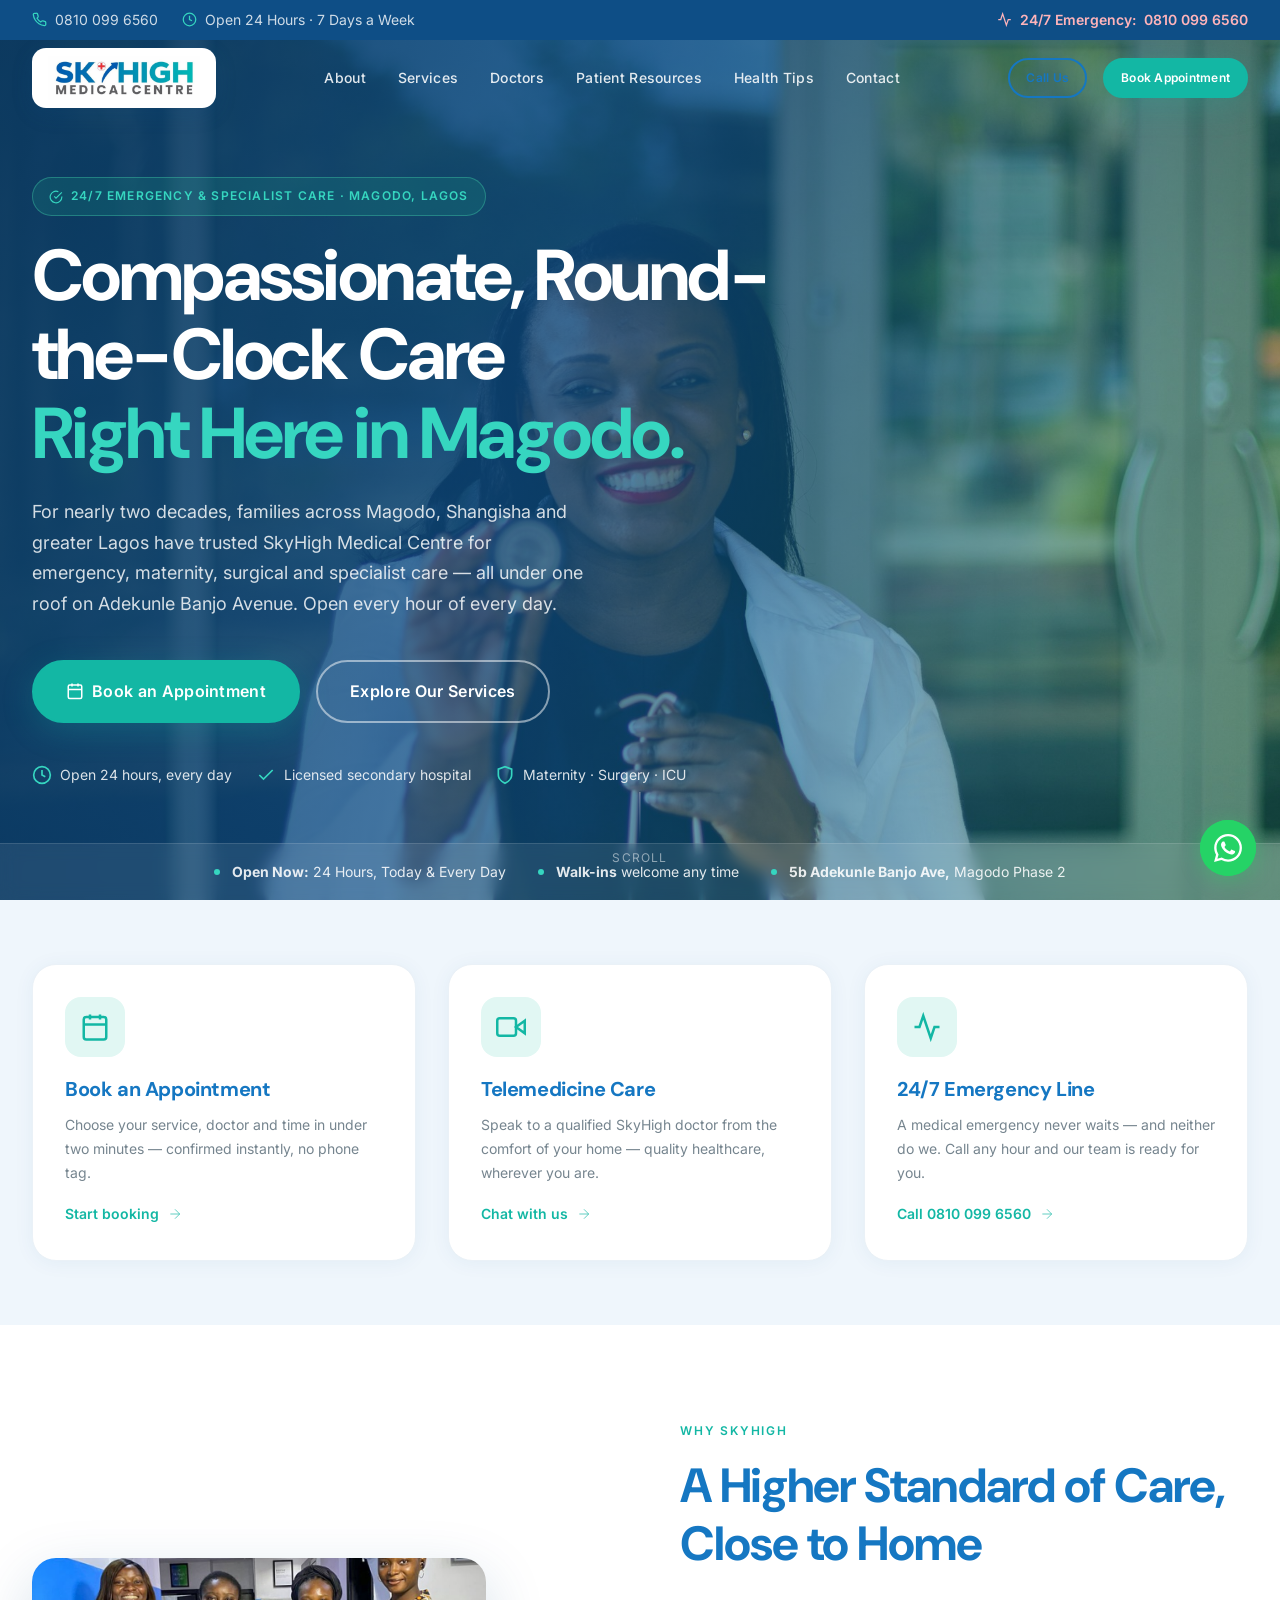
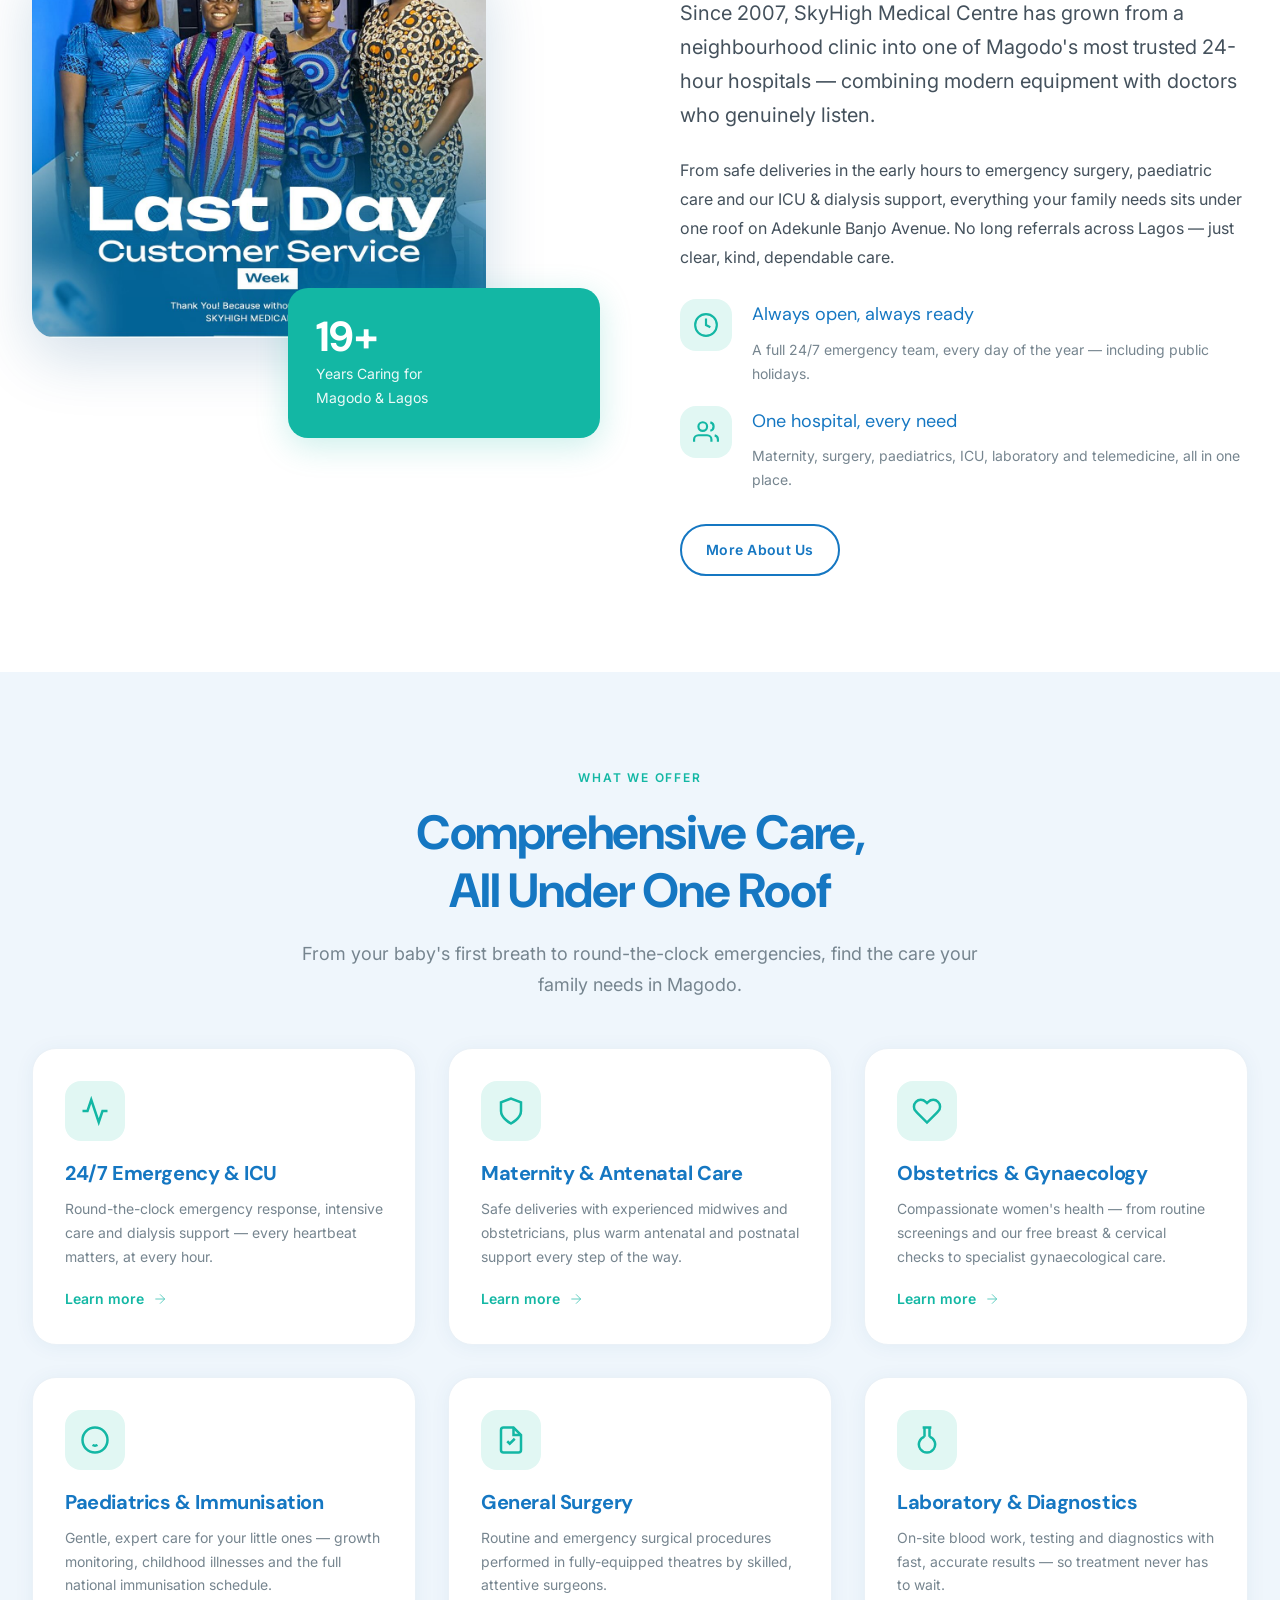
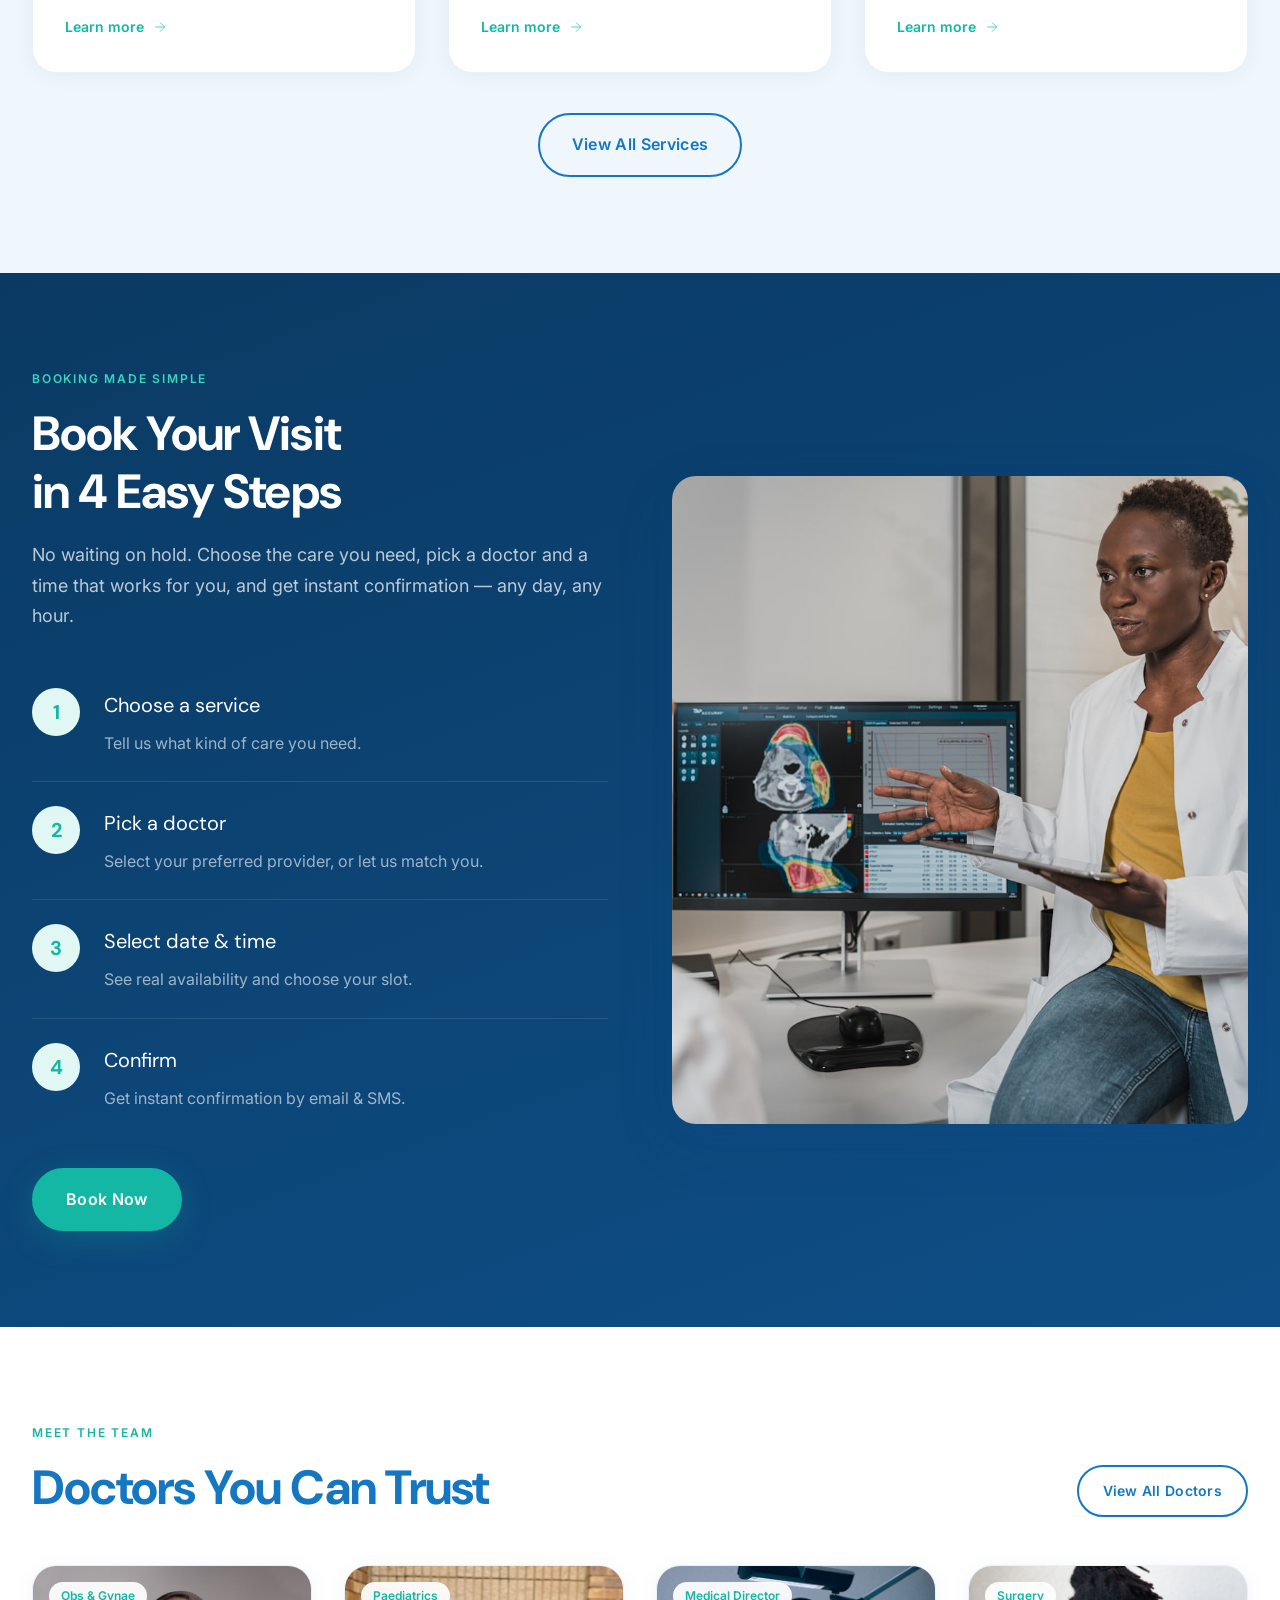
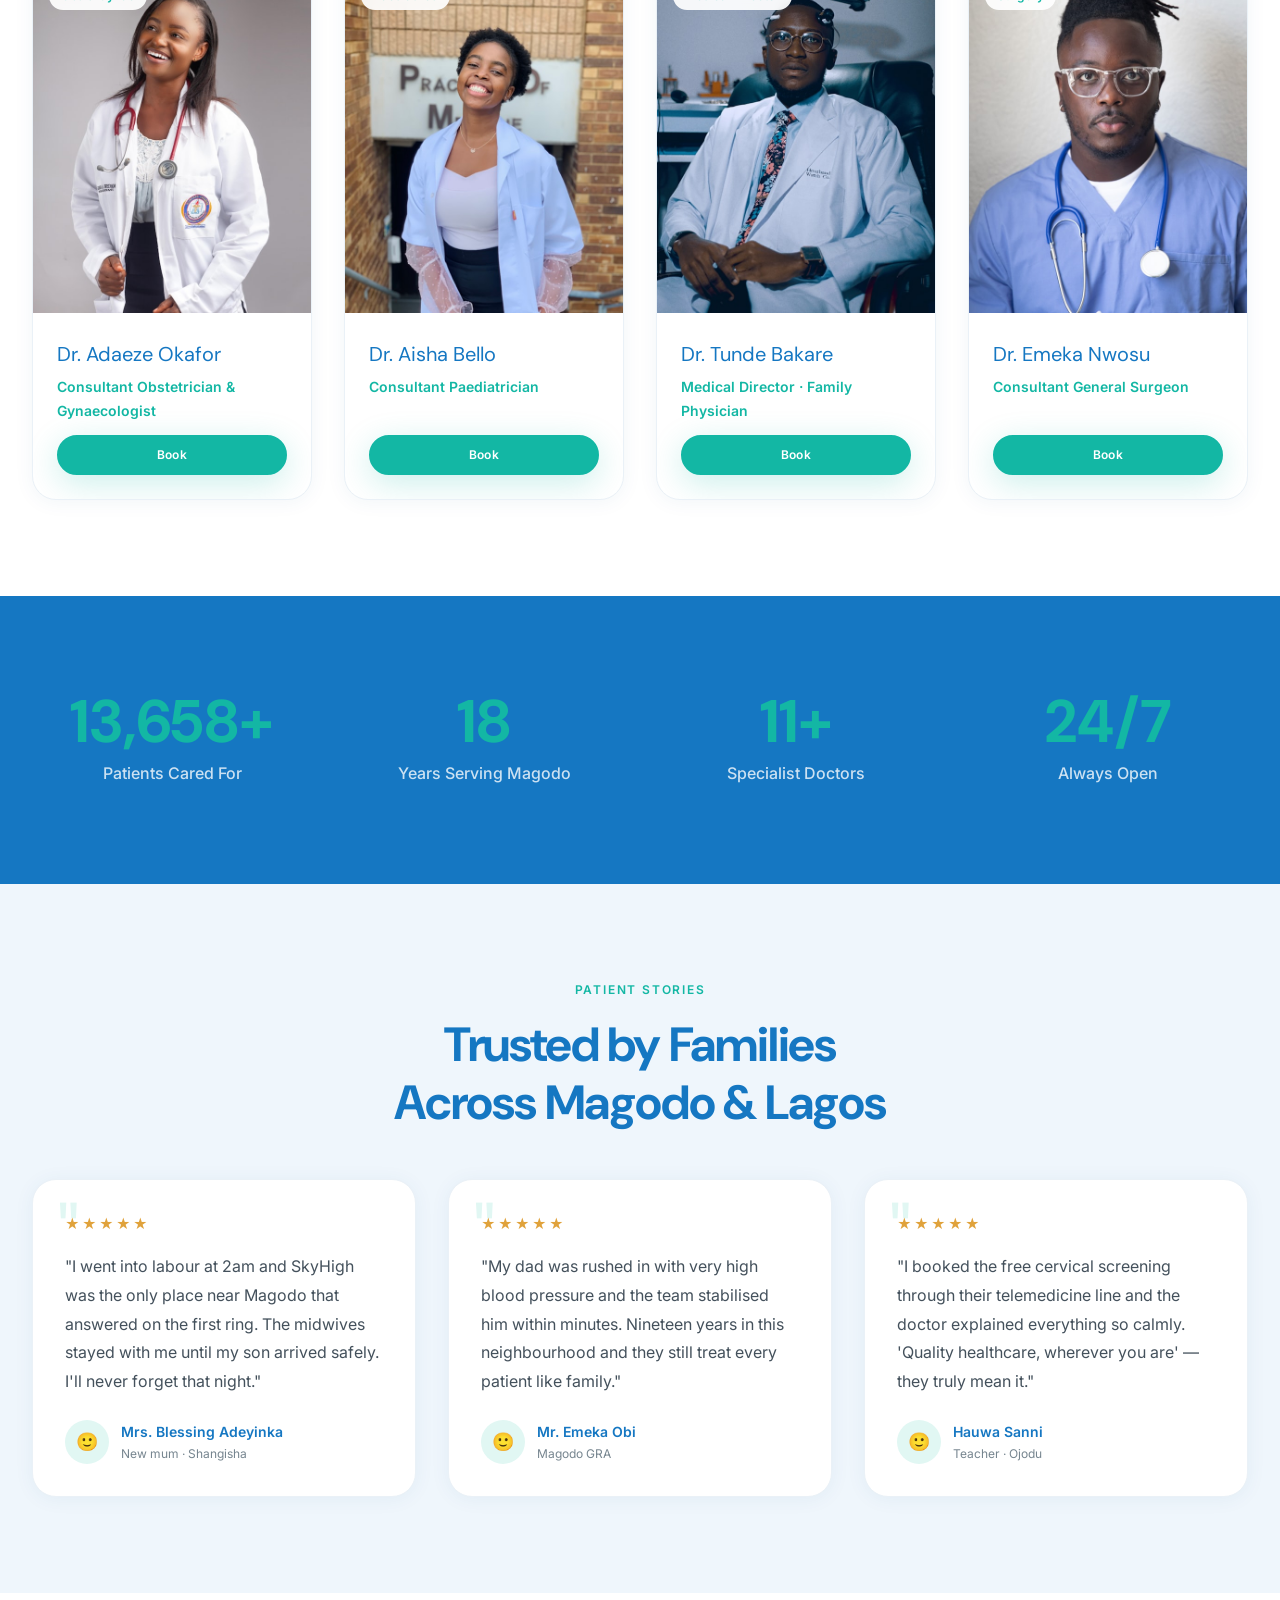
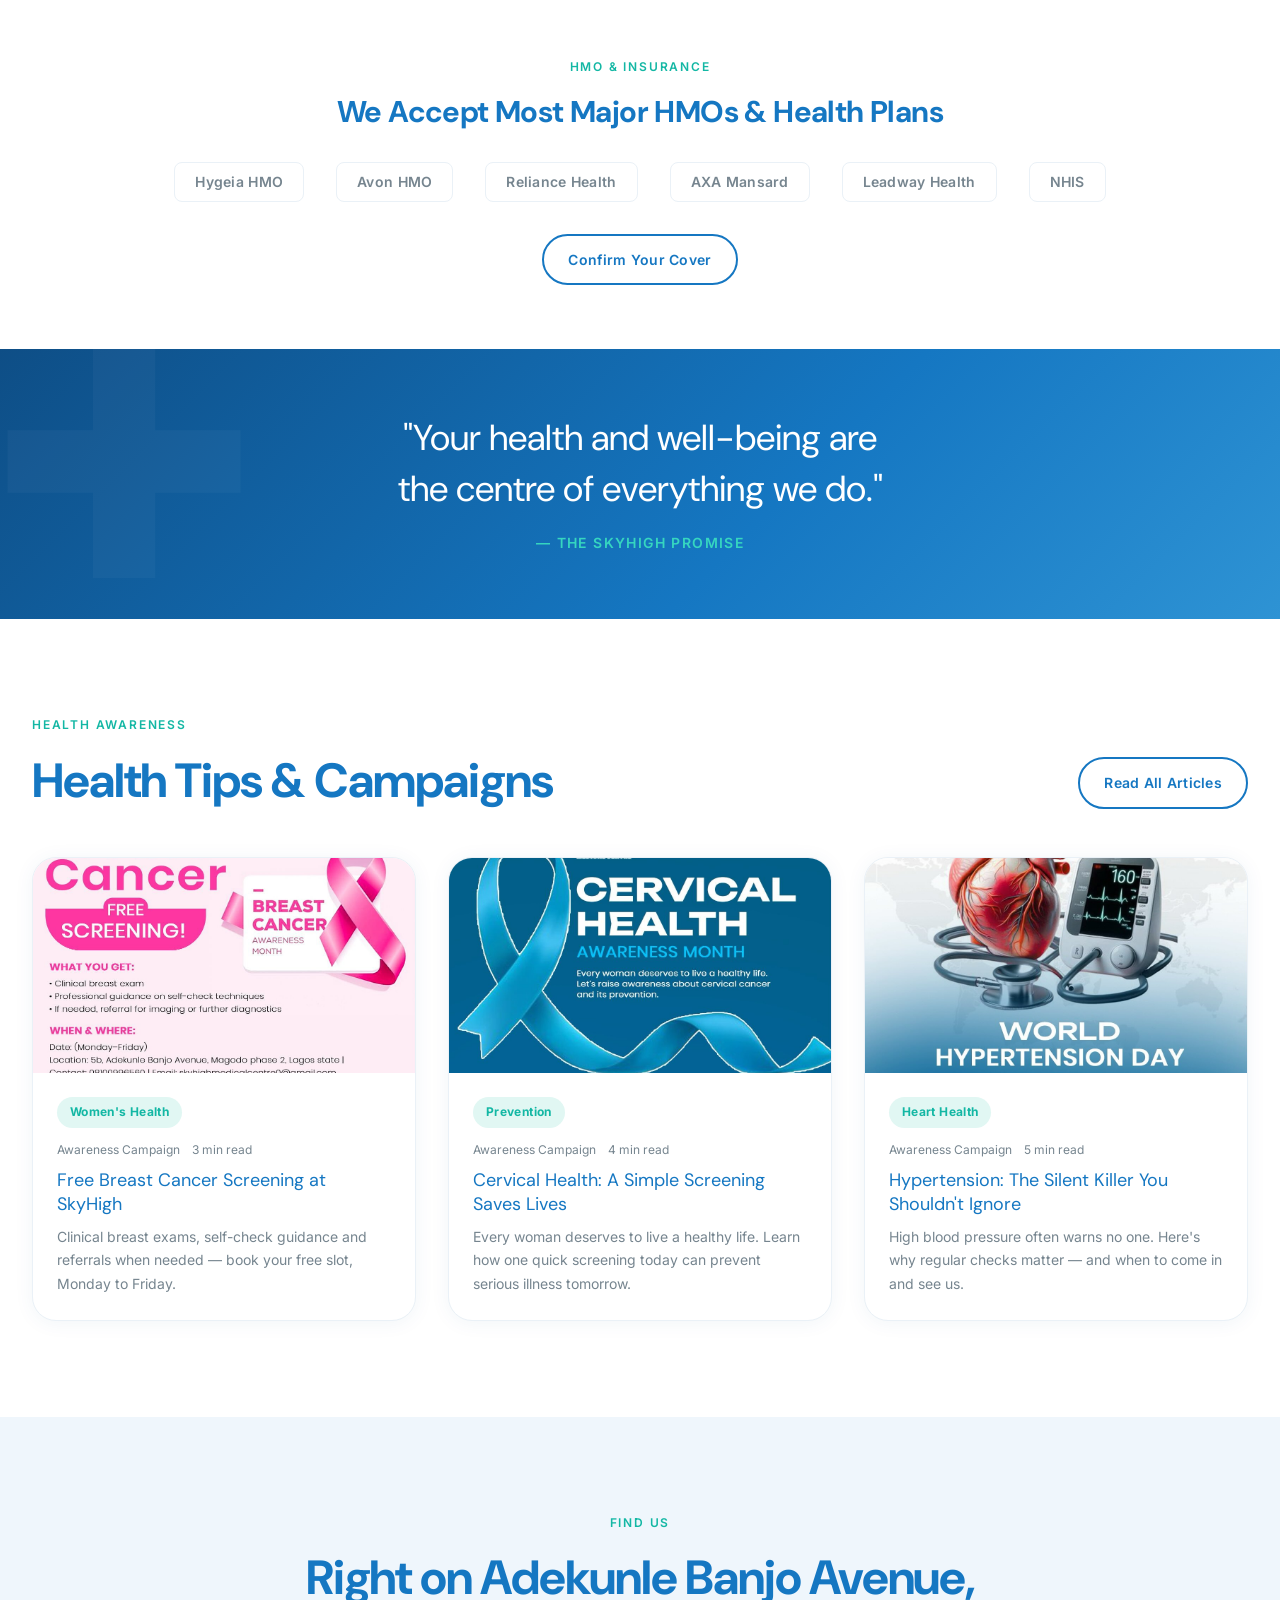
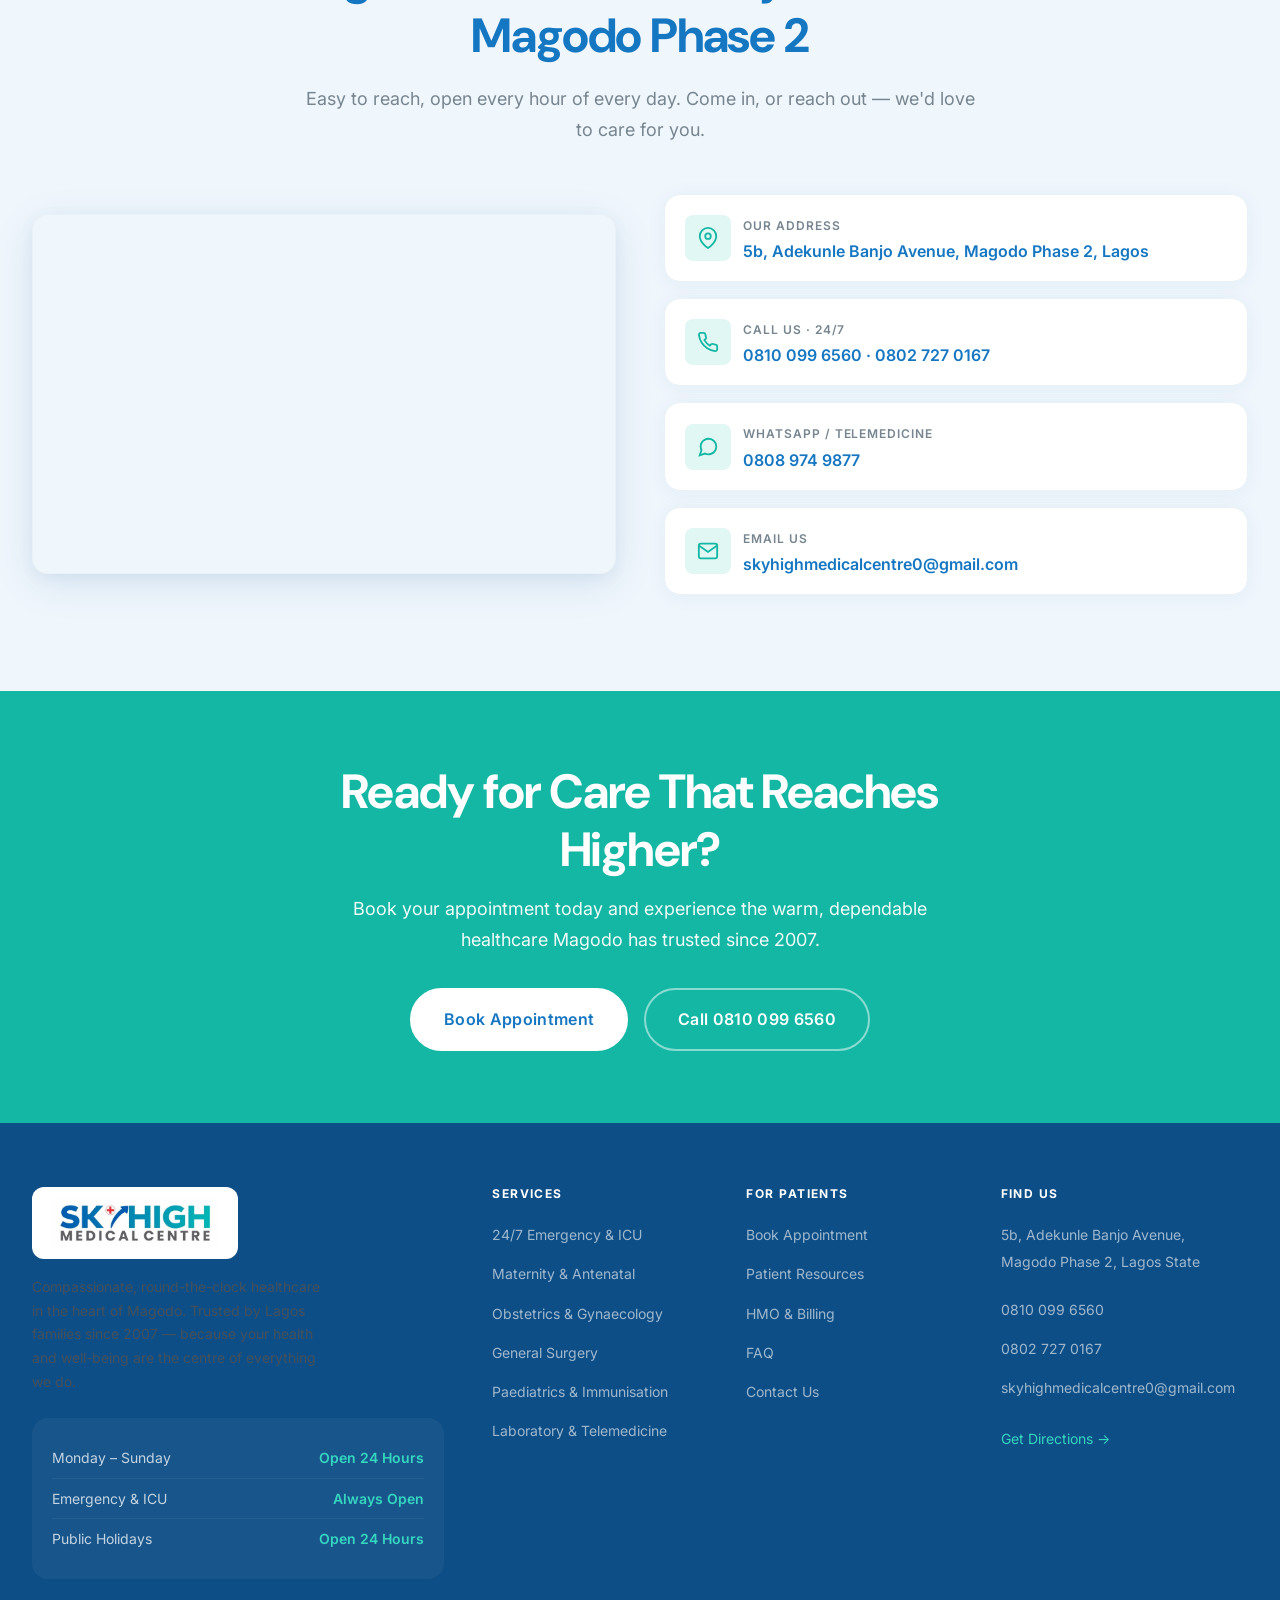
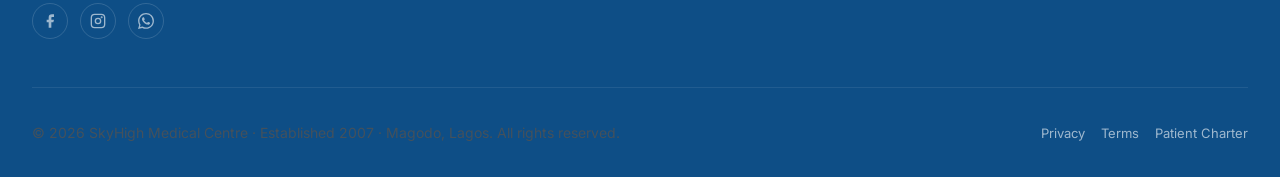
<file: index.html>
<!DOCTYPE html>
<html lang="en">
<head>
  <meta charset="UTF-8" />
  <meta name="viewport" content="width=device-width, initial-scale=1.0" />
  <meta name="description" content="SkyHigh Medical Centre — trusted 24/7 hospital on Adekunle Banjo Avenue, Magodo, Lagos. Emergency care, maternity, surgery, paediatrics, ICU, laboratory & telemedicine. Book online in minutes." />
  <meta property="og:title" content="SkyHigh Medical Centre | Magodo, Lagos" />
  <meta property="og:description" content="Compassionate 24/7 healthcare in the heart of Magodo. Emergency, maternity, surgery, paediatrics & telemedicine. Book your appointment today." />
  <meta property="og:type" content="website" />
  <meta name="theme-color" content="#1577C2" />
  <link rel="icon" href="data:image/svg+xml,%3Csvg xmlns='http://www.w3.org/2000/svg' viewBox='0 0 32 32'%3E%3Crect width='32' height='32' rx='8' fill='%231577C2'/%3E%3Cpath d='M13.5 6h5v5.5H24v5h-5.5V22h-5v-5.5H8v-5h5.5z' fill='%23fff'/%3E%3Ccircle cx='24' cy='9' r='3' fill='%2313B7A4'/%3E%3C/svg%3E" />
  <title>SkyHigh Medical Centre | Magodo, Lagos — Trusted 24/7 Care</title>
  <link rel="preconnect" href="https://fonts.googleapis.com" />
  <link rel="preconnect" href="https://fonts.gstatic.com" crossorigin />
  <link href="https://fonts.googleapis.com/css2?family=DM+Sans:opsz,wght@9..40,500;9..40,600;9..40,700;9..40,800&family=Inter:wght@400;500;600&display=swap" rel="stylesheet" />
  <link rel="stylesheet" href="css/style.css" />
</head>
<body>

  <!-- TOP UTILITY BAR -->
  <div class="topbar">
    <div class="topbar__inner">
      <div class="topbar__group">
        <span class="topbar__item">
          <svg viewBox="0 0 24 24" fill="none" stroke-width="2"><path d="M22 16.92v3a2 2 0 01-2.18 2 19.79 19.79 0 01-8.63-3.07 19.5 19.5 0 01-6-6 19.79 19.79 0 01-3.07-8.67A2 2 0 014.11 2h3a2 2 0 012 1.72c.13.96.36 1.9.7 2.81a2 2 0 01-.45 2.11L8.09 9.91a16 16 0 006 6l1.27-1.27a2 2 0 012.11-.45c.91.34 1.85.57 2.81.7A2 2 0 0122 16.92z"/></svg>
          <a href="tel:+2348100996560">0810 099 6560</a>
        </span>
        <span class="topbar__item">
          <svg viewBox="0 0 24 24" fill="none" stroke-width="2"><circle cx="12" cy="12" r="10"/><path d="M12 6v6l4 2"/></svg>
          Open 24 Hours · 7 Days a Week
        </span>
      </div>
      <div class="topbar__group">
        <span class="topbar__item topbar__item--emergency">
          <svg viewBox="0 0 24 24" fill="none" stroke-width="2"><path d="M22 12h-4l-3 9L9 3l-3 9H2"/></svg>
          24/7 Emergency: <a href="tel:+2348100996560">0810 099 6560</a>
        </span>
      </div>
    </div>
  </div>

  <!-- NAVIGATION -->
  <nav class="nav nav--transparent" id="main-nav" data-transparent="true">
    <div class="nav__inner">
      <a href="index.html" class="nav__logo nav__logo--chip" aria-label="SkyHigh Medical Centre — home">
        <img class="nav__logo-img" src="assets/logo-wordmark.jpg" alt="SkyHigh Medical Centre" />
      </a>
      <ul class="nav__links">
        <li><a href="about.html" class="nav__link">About</a></li>
        <li><a href="services.html" class="nav__link">Services</a></li>
        <li><a href="doctors.html" class="nav__link">Doctors</a></li>
        <li><a href="patient-resources.html" class="nav__link">Patient Resources</a></li>
        <li><a href="health-tips.html" class="nav__link">Health Tips</a></li>
        <li><a href="contact.html" class="nav__link">Contact</a></li>
      </ul>
      <div class="nav__actions">
        <a href="tel:+2348100996560" class="btn btn--secondary btn--sm">Call Us</a>
        <a href="book-appointment.html" class="btn btn--primary btn--sm">Book Appointment</a>
        <button class="nav__menu-btn" id="menu-btn" aria-label="Open menu"><span></span><span></span><span></span></button>
      </div>
    </div>
  </nav>

  <!-- MOBILE NAV -->
  <div class="mobile-nav" id="mobile-nav">
    <button class="mobile-nav__close" id="mobile-nav-close" aria-label="Close menu">✕</button>
    <ul class="mobile-nav__links">
      <li><a href="index.html" class="mobile-nav__link">Home</a></li>
      <li><a href="about.html" class="mobile-nav__link">About</a></li>
      <li><a href="services.html" class="mobile-nav__link">Services</a></li>
      <li><a href="doctors.html" class="mobile-nav__link">Doctors</a></li>
      <li><a href="patient-resources.html" class="mobile-nav__link">Patient Resources</a></li>
      <li><a href="health-tips.html" class="mobile-nav__link">Health Tips</a></li>
      <li><a href="contact.html" class="mobile-nav__link">Contact</a></li>
      <li><a href="book-appointment.html" class="mobile-nav__link mobile-nav__link--cta">Book Appointment</a></li>
    </ul>
  </div>

  <main>

    <!-- =====================================================================
         HERO — real African doctor, brand gradient overlay
    ====================================================================== -->
    <section class="hero">
      <div class="hero__bg" style="overflow:hidden;">
        <img src="assets/hero.jpg" alt="A SkyHigh Medical Centre doctor welcoming patients in Magodo, Lagos" style="position:absolute;inset:0;width:100%;height:100%;object-fit:cover;" />
      </div>

      <div class="hero__content">
        <span class="hero__label animate-fade-up">
          <svg width="14" height="14" viewBox="0 0 24 24" fill="none" stroke="currentColor" stroke-width="2"><path d="M22 11.08V12a10 10 0 11-5.93-9.14"/><polyline points="22 4 12 14.01 9 11.01"/></svg>
          24/7 Emergency &amp; Specialist Care · Magodo, Lagos
        </span>
        <h1 class="hero__title animate-fade-up animate-fade-up--delay-1">
          Compassionate, Round-the-Clock Care
          <span>Right Here in Magodo.</span>
        </h1>
        <p class="hero__subtitle animate-fade-up animate-fade-up--delay-2">
          For nearly two decades, families across Magodo, Shangisha and greater Lagos have trusted
          SkyHigh Medical Centre for emergency, maternity, surgical and specialist care —
          all under one roof on Adekunle Banjo Avenue. Open every hour of every day.
        </p>
        <div class="hero__actions animate-fade-up animate-fade-up--delay-3">
          <a href="book-appointment.html" class="btn btn--primary btn--lg">
            <svg viewBox="0 0 24 24" fill="none" stroke="currentColor" stroke-width="2"><rect x="3" y="4" width="18" height="18" rx="2"/><line x1="16" y1="2" x2="16" y2="6"/><line x1="8" y1="2" x2="8" y2="6"/><line x1="3" y1="10" x2="21" y2="10"/></svg>
            Book an Appointment
          </a>
          <a href="services.html" class="btn btn--ghost btn--lg">Explore Our Services</a>
        </div>

        <div class="hero__trust animate-fade-up animate-fade-up--delay-4">
          <span class="hero__trust-item">
            <svg viewBox="0 0 24 24" fill="none" stroke-width="2"><circle cx="12" cy="12" r="10"/><path d="M12 6v6l4 2"/></svg>
            Open 24 hours, every day
          </span>
          <span class="hero__trust-item">
            <svg viewBox="0 0 24 24" fill="none" stroke-width="2"><path d="M20 6L9 17l-5-5"/></svg>
            Licensed secondary hospital
          </span>
          <span class="hero__trust-item">
            <svg viewBox="0 0 24 24" fill="none" stroke-width="2"><path d="M12 22s8-4 8-10V5l-8-3-8 3v7c0 6 8 10 8 10z"/></svg>
            Maternity · Surgery · ICU
          </span>
        </div>
      </div>

      <!-- Info bar -->
      <div class="info-bar" style="position:absolute;bottom:0;left:0;right:0;">
        <div class="info-bar__inner">
          <div class="info-bar__item"><div class="info-bar__dot"></div><span><strong>Open Now:</strong> 24 Hours, Today &amp; Every Day</span></div>
          <div class="info-bar__item"><div class="info-bar__dot"></div><span><strong>Walk-ins</strong> welcome any time</span></div>
          <div class="info-bar__item"><div class="info-bar__dot"></div><span><strong>5b Adekunle Banjo Ave,</strong> Magodo Phase 2</span></div>
        </div>
      </div>

      <div class="hero__scroll"><div class="hero__scroll-line"></div><span>Scroll</span></div>
    </section>

    <!-- =====================================================================
         QUICK ACTIONS — three primary patient paths
    ====================================================================== -->
    <section class="section section--warm" style="padding:64px 0;">
      <div class="container">
        <div class="grid grid-3">
          <a href="book-appointment.html" class="service-card reveal" style="text-decoration:none;">
            <div class="service-card__icon">
              <svg viewBox="0 0 24 24" stroke-width="2"><rect x="3" y="4" width="18" height="18" rx="2"/><line x1="16" y1="2" x2="16" y2="6"/><line x1="8" y1="2" x2="8" y2="6"/><line x1="3" y1="10" x2="21" y2="10"/></svg>
            </div>
            <h3 class="service-card__title">Book an Appointment</h3>
            <p class="service-card__desc">Choose your service, doctor and time in under two minutes — confirmed instantly, no phone tag.</p>
            <span class="service-card__link">Start booking <svg viewBox="0 0 24 24"><line x1="5" y1="12" x2="19" y2="12"/><polyline points="12 5 19 12 12 19"/></svg></span>
          </a>

          <a href="https://wa.me/2348089749877" target="_blank" rel="noopener" class="service-card reveal" style="text-decoration:none;transition-delay:.1s;">
            <div class="service-card__icon">
              <svg viewBox="0 0 24 24" stroke-width="2"><polygon points="23 7 16 12 23 17 23 7"/><rect x="1" y="5" width="15" height="14" rx="2" ry="2"/></svg>
            </div>
            <h3 class="service-card__title">Telemedicine Care</h3>
            <p class="service-card__desc">Speak to a qualified SkyHigh doctor from the comfort of your home — quality healthcare, wherever you are.</p>
            <span class="service-card__link">Chat with us <svg viewBox="0 0 24 24"><line x1="5" y1="12" x2="19" y2="12"/><polyline points="12 5 19 12 12 19"/></svg></span>
          </a>

          <a href="tel:+2348100996560" class="service-card reveal" style="text-decoration:none;transition-delay:.2s;">
            <div class="service-card__icon">
              <svg viewBox="0 0 24 24" stroke-width="2"><path d="M22 12h-4l-3 9L9 3l-3 9H2"/></svg>
            </div>
            <h3 class="service-card__title">24/7 Emergency Line</h3>
            <p class="service-card__desc">A medical emergency never waits — and neither do we. Call any hour and our team is ready for you.</p>
            <span class="service-card__link">Call 0810 099 6560 <svg viewBox="0 0 24 24"><line x1="5" y1="12" x2="19" y2="12"/><polyline points="12 5 19 12 12 19"/></svg></span>
          </a>
        </div>
      </div>
    </section>

    <!-- =====================================================================
         WELCOME / ABOUT TEASER
    ====================================================================== -->
    <section class="section">
      <div class="container">
        <div style="display:grid;grid-template-columns:1fr 1fr;gap:80px;align-items:center;" class="about-teaser">
          <div class="reveal" style="position:relative;height:480px;">
            <div style="position:absolute;top:0;left:0;width:80%;height:380px;border-radius:24px;overflow:hidden;box-shadow:0 20px 60px rgba(13,78,134,0.18);">
              <img data-fade src="assets/team.jpg" alt="The SkyHigh Medical Centre care team in Magodo" style="width:100%;height:100%;object-fit:cover;" />
            </div>
            <div style="position:absolute;bottom:0;right:0;width:55%;background:var(--color-accent);border-radius:20px;padding:28px;box-shadow:var(--shadow-accent);">
              <div style="font-family:'DM Sans',sans-serif;font-size:42px;font-weight:700;color:white;line-height:1;">19+</div>
              <div style="font-size:14px;color:rgba(255,255,255,0.92);margin-top:4px;">Years Caring for<br>Magodo &amp; Lagos</div>
            </div>
          </div>

          <div class="reveal">
            <span class="section-header__label">Why SkyHigh</span>
            <h2 style="margin-bottom:24px;">A Higher Standard of Care,<br>Close to Home</h2>
            <p class="text-lead" style="margin-bottom:24px;">
              Since 2007, SkyHigh Medical Centre has grown from a neighbourhood clinic into one of
              Magodo's most trusted 24-hour hospitals — combining modern equipment with doctors who
              genuinely listen.
            </p>
            <p style="margin-bottom:28px;">
              From safe deliveries in the early hours to emergency surgery, paediatric care and our
              ICU &amp; dialysis support, everything your family needs sits under one roof on Adekunle
              Banjo Avenue. No long referrals across Lagos — just clear, kind, dependable care.
            </p>
            <div style="display:flex;flex-direction:column;gap:20px;margin-bottom:32px;">
              <div class="feature">
                <div class="feature__icon"><svg viewBox="0 0 24 24" stroke-width="2"><circle cx="12" cy="12" r="10"/><path d="M12 6v6l4 2"/></svg></div>
                <div><div class="feature__title">Always open, always ready</div><div class="feature__desc">A full 24/7 emergency team, every day of the year — including public holidays.</div></div>
              </div>
              <div class="feature">
                <div class="feature__icon"><svg viewBox="0 0 24 24" stroke-width="2"><path d="M17 21v-2a4 4 0 00-4-4H5a4 4 0 00-4 4v2"/><circle cx="9" cy="7" r="4"/><path d="M23 21v-2a4 4 0 00-3-3.87M16 3.13a4 4 0 010 7.75"/></svg></div>
                <div><div class="feature__title">One hospital, every need</div><div class="feature__desc">Maternity, surgery, paediatrics, ICU, laboratory and telemedicine, all in one place.</div></div>
              </div>
            </div>
            <a href="about.html" class="btn btn--secondary">More About Us</a>
          </div>
        </div>
      </div>
    </section>

    <!-- =====================================================================
         SERVICES PREVIEW
    ====================================================================== -->
    <section class="section section--warm">
      <div class="container">
        <div class="section-header section-header--center reveal">
          <span class="section-header__label">What We Offer</span>
          <h2 class="section-header__title">Comprehensive Care,<br>All Under One Roof</h2>
          <p class="section-header__desc">From your baby's first breath to round-the-clock emergencies, find the care your family needs in Magodo.</p>
        </div>

        <div class="grid grid-3">
          <div class="service-card reveal">
            <div class="service-card__icon"><svg viewBox="0 0 24 24" stroke-width="2"><path d="M22 12h-4l-3 9L9 3l-3 9H2"/></svg></div>
            <h3 class="service-card__title">24/7 Emergency &amp; ICU</h3>
            <p class="service-card__desc">Round-the-clock emergency response, intensive care and dialysis support — every heartbeat matters, at every hour.</p>
            <a href="services.html" class="service-card__link">Learn more <svg viewBox="0 0 24 24"><line x1="5" y1="12" x2="19" y2="12"/><polyline points="12 5 19 12 12 19"/></svg></a>
          </div>
          <div class="service-card reveal" style="transition-delay:.1s;">
            <div class="service-card__icon"><svg viewBox="0 0 24 24" stroke-width="2"><path d="M12 22s8-4 8-10V5l-8-3-8 3v7c0 6 8 10 8 10z"/></svg></div>
            <h3 class="service-card__title">Maternity &amp; Antenatal Care</h3>
            <p class="service-card__desc">Safe deliveries with experienced midwives and obstetricians, plus warm antenatal and postnatal support every step of the way.</p>
            <a href="services.html" class="service-card__link">Learn more <svg viewBox="0 0 24 24"><line x1="5" y1="12" x2="19" y2="12"/><polyline points="12 5 19 12 12 19"/></svg></a>
          </div>
          <div class="service-card reveal" style="transition-delay:.2s;">
            <div class="service-card__icon"><svg viewBox="0 0 24 24" stroke-width="2"><path d="M20.84 4.61a5.5 5.5 0 00-7.78 0L12 5.67l-1.06-1.06a5.5 5.5 0 00-7.78 7.78l1.06 1.06L12 21.23l7.78-7.78 1.06-1.06a5.5 5.5 0 000-7.78z"/></svg></div>
            <h3 class="service-card__title">Obstetrics &amp; Gynaecology</h3>
            <p class="service-card__desc">Compassionate women's health — from routine screenings and our free breast &amp; cervical checks to specialist gynaecological care.</p>
            <a href="services.html" class="service-card__link">Learn more <svg viewBox="0 0 24 24"><line x1="5" y1="12" x2="19" y2="12"/><polyline points="12 5 19 12 12 19"/></svg></a>
          </div>
          <div class="service-card reveal">
            <div class="service-card__icon"><svg viewBox="0 0 24 24" stroke-width="2"><path d="M9 12h.01M15 12h.01M10 16c.5.3 1.2.5 2 .5s1.5-.2 2-.5"/><circle cx="12" cy="12" r="10"/></svg></div>
            <h3 class="service-card__title">Paediatrics &amp; Immunisation</h3>
            <p class="service-card__desc">Gentle, expert care for your little ones — growth monitoring, childhood illnesses and the full national immunisation schedule.</p>
            <a href="services.html" class="service-card__link">Learn more <svg viewBox="0 0 24 24"><line x1="5" y1="12" x2="19" y2="12"/><polyline points="12 5 19 12 12 19"/></svg></a>
          </div>
          <div class="service-card reveal" style="transition-delay:.1s;">
            <div class="service-card__icon"><svg viewBox="0 0 24 24" stroke-width="2"><path d="M14 2H6a2 2 0 00-2 2v16a2 2 0 002 2h12a2 2 0 002-2V8z"/><polyline points="14 2 14 8 20 8"/><path d="M9 13l2 2 4-4"/></svg></div>
            <h3 class="service-card__title">General Surgery</h3>
            <p class="service-card__desc">Routine and emergency surgical procedures performed in fully-equipped theatres by skilled, attentive surgeons.</p>
            <a href="services.html" class="service-card__link">Learn more <svg viewBox="0 0 24 24"><line x1="5" y1="12" x2="19" y2="12"/><polyline points="12 5 19 12 12 19"/></svg></a>
          </div>
          <div class="service-card reveal" style="transition-delay:.2s;">
            <div class="service-card__icon"><svg viewBox="0 0 24 24" stroke-width="2"><path d="M10 2v7.31M14 9.3V2M8.5 2h7M14 9.3a6.5 6.5 0 11-4 0"/></svg></div>
            <h3 class="service-card__title">Laboratory &amp; Diagnostics</h3>
            <p class="service-card__desc">On-site blood work, testing and diagnostics with fast, accurate results — so treatment never has to wait.</p>
            <a href="services.html" class="service-card__link">Learn more <svg viewBox="0 0 24 24"><line x1="5" y1="12" x2="19" y2="12"/><polyline points="12 5 19 12 12 19"/></svg></a>
          </div>
        </div>

        <div style="text-align:center;margin-top:40px;" class="reveal">
          <a href="services.html" class="btn btn--secondary btn--lg">View All Services</a>
        </div>
      </div>
    </section>

    <!-- =====================================================================
         BOOKING TEASER — signature feature
    ====================================================================== -->
    <section class="section" style="background:linear-gradient(160deg,#0A3A63 0%,#0E4E86 100%);">
      <div class="container">
        <div style="display:grid;grid-template-columns:1fr 1fr;gap:64px;align-items:center;" class="reveal booking-teaser">
          <div>
            <span class="section-header__label" style="color:var(--color-accent-light);">Booking Made Simple</span>
            <h2 style="color:white;margin-bottom:20px;">Book Your Visit<br>in 4 Easy Steps</h2>
            <p style="color:rgba(255,255,255,0.72);font-size:18px;line-height:1.7;margin-bottom:32px;">
              No waiting on hold. Choose the care you need, pick a doctor and a time that works for you,
              and get instant confirmation — any day, any hour.
            </p>
            <div class="steps" style="margin-bottom:32px;">
              <div class="step" style="border-color:rgba(255,255,255,0.1);">
                <div class="step__number">1</div>
                <div class="step__content"><div class="step__title" style="color:white;">Choose a service</div><div class="step__desc" style="color:rgba(255,255,255,0.6);">Tell us what kind of care you need.</div></div>
              </div>
              <div class="step" style="border-color:rgba(255,255,255,0.1);">
                <div class="step__number">2</div>
                <div class="step__content"><div class="step__title" style="color:white;">Pick a doctor</div><div class="step__desc" style="color:rgba(255,255,255,0.6);">Select your preferred provider, or let us match you.</div></div>
              </div>
              <div class="step" style="border-color:rgba(255,255,255,0.1);">
                <div class="step__number">3</div>
                <div class="step__content"><div class="step__title" style="color:white;">Select date &amp; time</div><div class="step__desc" style="color:rgba(255,255,255,0.6);">See real availability and choose your slot.</div></div>
              </div>
              <div class="step" style="border-color:transparent;">
                <div class="step__number">4</div>
                <div class="step__content"><div class="step__title" style="color:white;">Confirm</div><div class="step__desc" style="color:rgba(255,255,255,0.6);">Get instant confirmation by email &amp; SMS.</div></div>
              </div>
            </div>
            <a href="book-appointment.html" class="btn btn--primary btn--lg">Book Now</a>
          </div>

          <div style="border-radius:24px;overflow:hidden;box-shadow:var(--shadow-xl);">
            <img data-fade src="assets/care.jpg" alt="A SkyHigh doctor reviewing diagnostics" style="width:100%;height:100%;object-fit:cover;" />
          </div>
        </div>
      </div>
    </section>

    <!-- =====================================================================
         DOCTORS PREVIEW
    ====================================================================== -->
    <section class="section">
      <div class="container">
        <div style="display:flex;justify-content:space-between;align-items:flex-end;margin-bottom:48px;flex-wrap:wrap;gap:16px;" class="reveal">
          <div>
            <span class="section-header__label">Meet the Team</span>
            <h2>Doctors You Can Trust</h2>
          </div>
          <a href="doctors.html" class="btn btn--secondary">View All Doctors</a>
        </div>

        <div class="grid grid-4">
          <div class="doctor-card reveal">
            <div class="doctor-card__photo-wrap">
              <img data-fade class="doctor-card__photo" src="assets/doctor-1.jpg" alt="Dr. Adaeze Okafor" />
              <span class="doctor-card__badge">Obs &amp; Gynae</span>
            </div>
            <div class="doctor-card__body">
              <div class="doctor-card__name">Dr. Adaeze Okafor</div>
              <div class="doctor-card__specialty">Consultant Obstetrician &amp; Gynaecologist</div>
              <a href="book-appointment.html" class="btn btn--primary btn--sm btn--full">Book</a>
            </div>
          </div>
          <div class="doctor-card reveal" style="transition-delay:.1s;">
            <div class="doctor-card__photo-wrap">
              <img data-fade class="doctor-card__photo" src="assets/doctor-2.jpg" alt="Dr. Aisha Bello" />
              <span class="doctor-card__badge">Paediatrics</span>
            </div>
            <div class="doctor-card__body">
              <div class="doctor-card__name">Dr. Aisha Bello</div>
              <div class="doctor-card__specialty">Consultant Paediatrician</div>
              <a href="book-appointment.html" class="btn btn--primary btn--sm btn--full">Book</a>
            </div>
          </div>
          <div class="doctor-card reveal" style="transition-delay:.2s;">
            <div class="doctor-card__photo-wrap">
              <img data-fade class="doctor-card__photo" src="assets/doctor-3.jpg" alt="Dr. Tunde Bakare" />
              <span class="doctor-card__badge">Medical Director</span>
            </div>
            <div class="doctor-card__body">
              <div class="doctor-card__name">Dr. Tunde Bakare</div>
              <div class="doctor-card__specialty">Medical Director · Family Physician</div>
              <a href="book-appointment.html" class="btn btn--primary btn--sm btn--full">Book</a>
            </div>
          </div>
          <div class="doctor-card reveal" style="transition-delay:.3s;">
            <div class="doctor-card__photo-wrap">
              <img data-fade class="doctor-card__photo" src="assets/doctor-4.jpg" alt="Dr. Emeka Nwosu" />
              <span class="doctor-card__badge">Surgery</span>
            </div>
            <div class="doctor-card__body">
              <div class="doctor-card__name">Dr. Emeka Nwosu</div>
              <div class="doctor-card__specialty">Consultant General Surgeon</div>
              <a href="book-appointment.html" class="btn btn--primary btn--sm btn--full">Book</a>
            </div>
          </div>
        </div>
      </div>
    </section>

    <!-- =====================================================================
         STATS
    ====================================================================== -->
    <section class="section" style="background:var(--color-primary);padding:64px 0;">
      <div class="container">
        <div class="grid grid-4">
          <div class="stat-card reveal"><div class="stat-card__number" data-count="14000" data-suffix="+">14,000+</div><div class="stat-card__label" style="color:rgba(255,255,255,0.78);">Patients Cared For</div></div>
          <div class="stat-card reveal" style="transition-delay:.1s;"><div class="stat-card__number" data-count="19">19</div><div class="stat-card__label" style="color:rgba(255,255,255,0.78);">Years Serving Magodo</div></div>
          <div class="stat-card reveal" style="transition-delay:.2s;"><div class="stat-card__number" data-count="12" data-suffix="+">12+</div><div class="stat-card__label" style="color:rgba(255,255,255,0.78);">Specialist Doctors</div></div>
          <div class="stat-card reveal" style="transition-delay:.3s;"><div class="stat-card__number">24/7</div><div class="stat-card__label" style="color:rgba(255,255,255,0.78);">Always Open</div></div>
        </div>
      </div>
    </section>

    <!-- =====================================================================
         TESTIMONIALS
    ====================================================================== -->
    <section class="section section--warm">
      <div class="container">
        <div class="section-header section-header--center reveal">
          <span class="section-header__label">Patient Stories</span>
          <h2 class="section-header__title">Trusted by Families<br>Across Magodo &amp; Lagos</h2>
        </div>
        <div class="grid grid-3">
          <div class="testimonial reveal">
            <div class="testimonial__stars">★★★★★</div>
            <p class="testimonial__text">"I went into labour at 2am and SkyHigh was the only place near Magodo that answered on the first ring. The midwives stayed with me until my son arrived safely. I'll never forget that night."</p>
            <div class="testimonial__author"><div class="testimonial__avatar-placeholder">🙂</div><div><div class="testimonial__name">Mrs. Blessing Adeyinka</div><div class="testimonial__role">New mum · Shangisha</div></div></div>
          </div>
          <div class="testimonial reveal" style="transition-delay:.1s;">
            <div class="testimonial__stars">★★★★★</div>
            <p class="testimonial__text">"My dad was rushed in with very high blood pressure and the team stabilised him within minutes. Nineteen years in this neighbourhood and they still treat every patient like family."</p>
            <div class="testimonial__author"><div class="testimonial__avatar-placeholder">🙂</div><div><div class="testimonial__name">Mr. Emeka Obi</div><div class="testimonial__role">Magodo GRA</div></div></div>
          </div>
          <div class="testimonial reveal" style="transition-delay:.2s;">
            <div class="testimonial__stars">★★★★★</div>
            <p class="testimonial__text">"I booked the free cervical screening through their telemedicine line and the doctor explained everything so calmly. 'Quality healthcare, wherever you are' — they truly mean it."</p>
            <div class="testimonial__author"><div class="testimonial__avatar-placeholder">🙂</div><div><div class="testimonial__name">Hauwa Sanni</div><div class="testimonial__role">Teacher · Ojodu</div></div></div>
          </div>
        </div>
      </div>
    </section>

    <!-- =====================================================================
         HMO / INSURANCE
    ====================================================================== -->
    <section class="section" style="padding:64px 0;">
      <div class="container">
        <div class="text-center reveal" style="margin-bottom:32px;">
          <span class="section-header__label" style="display:block;">HMO &amp; Insurance</span>
          <h3>We Accept Most Major HMOs &amp; Health Plans</h3>
        </div>
        <div class="logo-row reveal">
          <div class="logo-row__item">Hygeia HMO</div>
          <div class="logo-row__item">Avon HMO</div>
          <div class="logo-row__item">Reliance Health</div>
          <div class="logo-row__item">AXA Mansard</div>
          <div class="logo-row__item">Leadway Health</div>
          <div class="logo-row__item">NHIS</div>
        </div>
        <div class="text-center mt-8 reveal">
          <a href="contact.html" class="btn btn--secondary">Confirm Your Cover</a>
        </div>
      </div>
    </section>

    <!-- =====================================================================
         QUOTE / REASSURANCE BANNER
    ====================================================================== -->
    <div class="quote-banner">
      <p class="quote-banner__text">"Your health and well-being are<br>the centre of everything we do."</p>
      <p class="quote-banner__ref">— The SkyHigh Promise</p>
    </div>

    <!-- =====================================================================
         HEALTH TIPS PREVIEW — real SkyHigh awareness campaigns
    ====================================================================== -->
    <section class="section">
      <div class="container">
        <div style="display:flex;justify-content:space-between;align-items:flex-end;margin-bottom:48px;flex-wrap:wrap;gap:16px;" class="reveal">
          <div>
            <span class="section-header__label">Health Awareness</span>
            <h2>Health Tips &amp; Campaigns</h2>
          </div>
          <a href="health-tips.html" class="btn btn--secondary">Read All Articles</a>
        </div>

        <div class="grid grid-3">
          <a href="health-tips.html" class="article-card reveal" style="text-decoration:none;">
            <div class="article-card__thumb"><img data-fade src="assets/tip-breast.jpg" alt="Free breast cancer screening at SkyHigh Medical Centre" /></div>
            <div class="article-card__body"><span class="article-card__tag">Women's Health</span>
              <div class="article-card__meta"><span>Awareness Campaign</span><span>3 min read</span></div>
              <div class="article-card__title">Free Breast Cancer Screening at SkyHigh</div>
              <p class="article-card__excerpt">Clinical breast exams, self-check guidance and referrals when needed — book your free slot, Monday to Friday.</p>
            </div>
          </a>
          <a href="health-tips.html" class="article-card reveal" style="text-decoration:none;transition-delay:.1s;">
            <div class="article-card__thumb"><img data-fade src="assets/tip-cervical.jpg" alt="Cervical health awareness at SkyHigh Medical Centre" /></div>
            <div class="article-card__body"><span class="article-card__tag">Prevention</span>
              <div class="article-card__meta"><span>Awareness Campaign</span><span>4 min read</span></div>
              <div class="article-card__title">Cervical Health: A Simple Screening Saves Lives</div>
              <p class="article-card__excerpt">Every woman deserves to live a healthy life. Learn how one quick screening today can prevent serious illness tomorrow.</p>
            </div>
          </a>
          <a href="health-tips.html" class="article-card reveal" style="text-decoration:none;transition-delay:.2s;">
            <div class="article-card__thumb"><img data-fade src="assets/tip-hypertension.jpg" alt="World Hypertension Day awareness at SkyHigh Medical Centre" /></div>
            <div class="article-card__body"><span class="article-card__tag">Heart Health</span>
              <div class="article-card__meta"><span>Awareness Campaign</span><span>5 min read</span></div>
              <div class="article-card__title">Hypertension: The Silent Killer You Shouldn't Ignore</div>
              <p class="article-card__excerpt">High blood pressure often warns no one. Here's why regular checks matter — and when to come in and see us.</p>
            </div>
          </a>
        </div>
      </div>
    </section>

    <!-- =====================================================================
         FIND US — Google Maps + contact
    ====================================================================== -->
    <section class="section section--warm">
      <div class="container">
        <div class="section-header section-header--center reveal">
          <span class="section-header__label">Find Us</span>
          <h2 class="section-header__title">Right on Adekunle Banjo Avenue,<br>Magodo Phase 2</h2>
          <p class="section-header__desc">Easy to reach, open every hour of every day. Come in, or reach out — we'd love to care for you.</p>
        </div>

        <div style="display:grid;grid-template-columns:1fr 1fr;gap:48px;align-items:center;" class="find-us reveal">
          <div class="map-embed">
            <iframe
              title="SkyHigh Medical Centre location on Google Maps"
              src="https://maps.google.com/maps?q=Skyhigh%20Medical%20Centre%2C%20Adekunle%20Banjo%20Avenue%2C%20Magodo%2C%20Lagos&t=&z=15&ie=UTF8&iwloc=&output=embed"
              loading="lazy" referrerpolicy="no-referrer-when-downgrade"></iframe>
          </div>
          <div>
            <div class="contact-row" style="flex-direction:column;">
              <a href="https://maps.google.com/maps?q=Skyhigh+Medical+Centre,+Adekunle+Banjo+Avenue,+Magodo,+Lagos" target="_blank" rel="noopener" class="contact-chip">
                <span class="contact-chip__icon"><svg viewBox="0 0 24 24" stroke-width="2"><path d="M21 10c0 7-9 13-9 13s-9-6-9-13a9 9 0 0118 0z"/><circle cx="12" cy="10" r="3"/></svg></span>
                <span><span class="contact-chip__label">Our Address</span><br><span class="contact-chip__value">5b, Adekunle Banjo Avenue, Magodo Phase 2, Lagos</span></span>
              </a>
              <a href="tel:+2348100996560" class="contact-chip">
                <span class="contact-chip__icon"><svg viewBox="0 0 24 24" stroke-width="2"><path d="M22 16.92v3a2 2 0 01-2.18 2 19.79 19.79 0 01-8.63-3.07 19.5 19.5 0 01-6-6 19.79 19.79 0 01-3.07-8.67A2 2 0 014.11 2h3a2 2 0 012 1.72c.13.96.36 1.9.7 2.81a2 2 0 01-.45 2.11L8.09 9.91a16 16 0 006 6l1.27-1.27a2 2 0 012.11-.45c.91.34 1.85.57 2.81.7A2 2 0 0122 16.92z"/></svg></span>
                <span><span class="contact-chip__label">Call Us · 24/7</span><br><span class="contact-chip__value">0810 099 6560 · 0802 727 0167</span></span>
              </a>
              <a href="https://wa.me/2348089749877" target="_blank" rel="noopener" class="contact-chip">
                <span class="contact-chip__icon"><svg viewBox="0 0 24 24" stroke-width="2"><path d="M21 11.5a8.38 8.38 0 01-.9 3.8 8.5 8.5 0 01-7.6 4.7 8.38 8.38 0 01-3.8-.9L3 21l1.9-5.7a8.38 8.38 0 01-.9-3.8 8.5 8.5 0 014.7-7.6 8.38 8.38 0 013.8-.9h.5a8.48 8.48 0 018 8v.5z"/></svg></span>
                <span><span class="contact-chip__label">WhatsApp / Telemedicine</span><br><span class="contact-chip__value">0808 974 9877</span></span>
              </a>
              <a href="mailto:skyhighmedicalcentre0@gmail.com" class="contact-chip">
                <span class="contact-chip__icon"><svg viewBox="0 0 24 24" stroke-width="2"><path d="M4 4h16a2 2 0 012 2v12a2 2 0 01-2 2H4a2 2 0 01-2-2V6a2 2 0 012-2z"/><polyline points="22,6 12,13 2,6"/></svg></span>
                <span><span class="contact-chip__label">Email Us</span><br><span class="contact-chip__value">skyhighmedicalcentre0@gmail.com</span></span>
              </a>
            </div>
          </div>
        </div>
      </div>
    </section>

    <!-- =====================================================================
         CTA STRIP
    ====================================================================== -->
    <section class="section" style="background:var(--color-accent);padding:72px 0;text-align:center;">
      <div class="container">
        <div class="reveal" style="max-width:640px;margin:0 auto;">
          <h2 style="color:white;margin-bottom:16px;">Ready for Care That Reaches Higher?</h2>
          <p style="color:rgba(255,255,255,0.94);font-size:18px;line-height:1.7;margin-bottom:32px;">
            Book your appointment today and experience the warm, dependable healthcare Magodo has trusted since 2007.
          </p>
          <div style="display:flex;gap:16px;justify-content:center;flex-wrap:wrap;">
            <a href="book-appointment.html" class="btn btn--white btn--lg">Book Appointment</a>
            <a href="tel:+2348100996560" class="btn btn--ghost btn--lg">Call 0810 099 6560</a>
          </div>
        </div>
      </div>
    </section>

  </main>

  <!-- FOOTER -->
  <footer class="footer">
    <div class="container">
      <div class="footer__grid">
        <div class="footer__brand">
          <a href="index.html" class="footer__logo footer__logo--chip"><img class="footer__logo-img" src="assets/logo-wordmark.jpg" alt="SkyHigh Medical Centre" /></a>
          <p class="footer__tagline">Compassionate, round-the-clock healthcare in the heart of Magodo. Trusted by Lagos families since 2007 — because your health and well-being are the centre of everything we do.</p>
          <div class="footer__hours">
            <div class="footer__hours-row"><span>Monday – Sunday</span><span>Open 24 Hours</span></div>
            <div class="footer__hours-row"><span>Emergency &amp; ICU</span><span>Always Open</span></div>
            <div class="footer__hours-row"><span>Public Holidays</span><span>Open 24 Hours</span></div>
          </div>
          <div class="footer__socials mt-6">
            <a href="https://www.facebook.com/skyhighmedicalcentre" target="_blank" rel="noopener" class="footer__social" aria-label="Facebook"><svg width="16" height="16" fill="currentColor" viewBox="0 0 24 24"><path d="M18 2h-3a5 5 0 00-5 5v3H7v4h3v8h4v-8h3l1-4h-4V7a1 1 0 011-1h3z"/></svg></a>
            <a href="https://www.instagram.com/skyhighmedicalcentre" target="_blank" rel="noopener" class="footer__social" aria-label="Instagram"><svg width="16" height="16" fill="none" stroke="currentColor" stroke-width="2" viewBox="0 0 24 24"><rect x="2" y="2" width="20" height="20" rx="5" ry="5"/><circle cx="12" cy="12" r="4"/><circle cx="17.5" cy="6.5" r=".5" fill="currentColor"/></svg></a>
            <a href="https://wa.me/2348089749877" target="_blank" rel="noopener" class="footer__social" aria-label="WhatsApp"><svg width="16" height="16" fill="currentColor" viewBox="0 0 24 24"><path d="M17.47 14.38c-.3-.15-1.76-.87-2.03-.97-.27-.1-.47-.15-.67.15-.2.3-.77.96-.94 1.16-.17.2-.35.22-.64.07-.3-.15-1.26-.46-2.39-1.48-.88-.79-1.48-1.76-1.65-2.06-.17-.3-.02-.46.13-.6.13-.14.3-.35.44-.52.15-.18.2-.3.3-.5.1-.2.05-.37-.02-.52-.08-.15-.67-1.61-.92-2.21-.24-.58-.49-.5-.67-.51h-.57c-.2 0-.52.07-.8.37-.27.3-1.04 1.02-1.04 2.48 0 1.46 1.07 2.88 1.22 3.07.15.2 2.1 3.2 5.08 4.49.71.3 1.26.49 1.69.62.71.23 1.36.2 1.87.12.57-.08 1.76-.72 2-1.41.25-.7.25-1.29.18-1.41-.07-.12-.27-.2-.57-.35M12.05 21.78h-.01a9.87 9.87 0 01-5.03-1.38l-.36-.21-3.74.98 1-3.65-.24-.37a9.86 9.86 0 01-1.51-5.26c0-5.45 4.44-9.88 9.89-9.88 2.64 0 5.12 1.03 6.99 2.9a9.82 9.82 0 012.89 6.99c0 5.45-4.43 9.88-9.88 9.88M20.46 3.49A11.81 11.81 0 0012.05 0C5.5 0 .16 5.34.16 11.9c0 2.1.55 4.14 1.6 5.95L.06 24l6.3-1.65a11.88 11.88 0 005.68 1.45h.01c6.55 0 11.89-5.34 11.89-11.9 0-3.18-1.24-6.17-3.48-8.41"/></svg></a>
          </div>
        </div>
        <div>
          <h4 class="footer__col-title">Services</h4>
          <ul class="footer__links">
            <li><a href="services.html" class="footer__link">24/7 Emergency &amp; ICU</a></li>
            <li><a href="services.html" class="footer__link">Maternity &amp; Antenatal</a></li>
            <li><a href="services.html" class="footer__link">Obstetrics &amp; Gynaecology</a></li>
            <li><a href="services.html" class="footer__link">General Surgery</a></li>
            <li><a href="services.html" class="footer__link">Paediatrics &amp; Immunisation</a></li>
            <li><a href="services.html" class="footer__link">Laboratory &amp; Telemedicine</a></li>
          </ul>
        </div>
        <div>
          <h4 class="footer__col-title">For Patients</h4>
          <ul class="footer__links">
            <li><a href="book-appointment.html" class="footer__link">Book Appointment</a></li>
            <li><a href="patient-resources.html" class="footer__link">Patient Resources</a></li>
            <li><a href="patient-resources.html#insurance" class="footer__link">HMO &amp; Billing</a></li>
            <li><a href="patient-resources.html#faq" class="footer__link">FAQ</a></li>
            <li><a href="contact.html" class="footer__link">Contact Us</a></li>
          </ul>
        </div>
        <div>
          <h4 class="footer__col-title">Find Us</h4>
          <ul class="footer__links">
            <li><span class="footer__link" style="cursor:default;color:rgba(255,255,255,0.6);">5b, Adekunle Banjo Avenue,<br>Magodo Phase 2, Lagos State</span></li>
            <li style="margin-top:8px;"><a href="tel:+2348100996560" class="footer__link">0810 099 6560</a></li>
            <li><a href="tel:+2348027270167" class="footer__link">0802 727 0167</a></li>
            <li><a href="mailto:skyhighmedicalcentre0@gmail.com" class="footer__link">skyhighmedicalcentre0@gmail.com</a></li>
            <li style="margin-top:12px;"><a href="https://maps.google.com/maps?q=Skyhigh+Medical+Centre,+Adekunle+Banjo+Avenue,+Magodo,+Lagos" target="_blank" rel="noopener" class="footer__link" style="color:var(--color-accent-light);">Get Directions →</a></li>
          </ul>
        </div>
      </div>
      <div class="footer__bottom">
        <p>© 2026 SkyHigh Medical Centre · Established 2007 · Magodo, Lagos. All rights reserved.</p>
        <div style="display:flex;gap:16px;"><a href="#" class="footer__link" style="font-size:13px;">Privacy</a><a href="#" class="footer__link" style="font-size:13px;">Terms</a><a href="#" class="footer__link" style="font-size:13px;">Patient Charter</a></div>
      </div>
    </div>
  </footer>

  <!-- WhatsApp Float -->
  <a href="https://wa.me/2348089749877" class="whatsapp-float" target="_blank" rel="noopener" aria-label="Chat with SkyHigh on WhatsApp">
    <svg viewBox="0 0 24 24" xmlns="http://www.w3.org/2000/svg"><path d="M17.472 14.382c-.297-.149-1.758-.867-2.03-.967-.273-.099-.471-.148-.67.15-.197.297-.767.966-.94 1.164-.173.199-.347.223-.644.075-.297-.15-1.255-.463-2.39-1.475-.883-.788-1.48-1.761-1.653-2.059-.173-.297-.018-.458.13-.606.134-.133.298-.347.446-.52.149-.174.198-.298.298-.497.099-.198.05-.371-.025-.52-.075-.149-.669-1.612-.916-2.207-.242-.579-.487-.5-.669-.51-.173-.008-.371-.01-.57-.01-.198 0-.52.074-.792.372-.272.297-1.04 1.016-1.04 2.479 0 1.462 1.065 2.875 1.213 3.074.149.198 2.096 3.2 5.077 4.487.709.306 1.262.489 1.694.625.712.227 1.36.195 1.871.118.571-.085 1.758-.719 2.006-1.413.248-.694.248-1.289.173-1.413-.074-.124-.272-.198-.57-.347m-5.421 7.403h-.004a9.87 9.87 0 01-5.031-1.378l-.361-.214-3.741.982.998-3.648-.235-.374a9.86 9.86 0 01-1.51-5.26c.001-5.45 4.436-9.884 9.888-9.884 2.64 0 5.122 1.03 6.988 2.898a9.825 9.825 0 012.893 6.994c-.003 5.45-4.437 9.884-9.885 9.884m8.413-18.297A11.815 11.815 0 0012.05 0C5.495 0 .16 5.335.157 11.892c0 2.096.547 4.142 1.588 5.945L.057 24l6.305-1.654a11.882 11.882 0 005.683 1.448h.005c6.554 0 11.89-5.335 11.893-11.893a11.821 11.821 0 00-3.48-8.413z"/></svg>
  </a>

  <script src="js/main.js"></script>
</body>
</html>
</file>
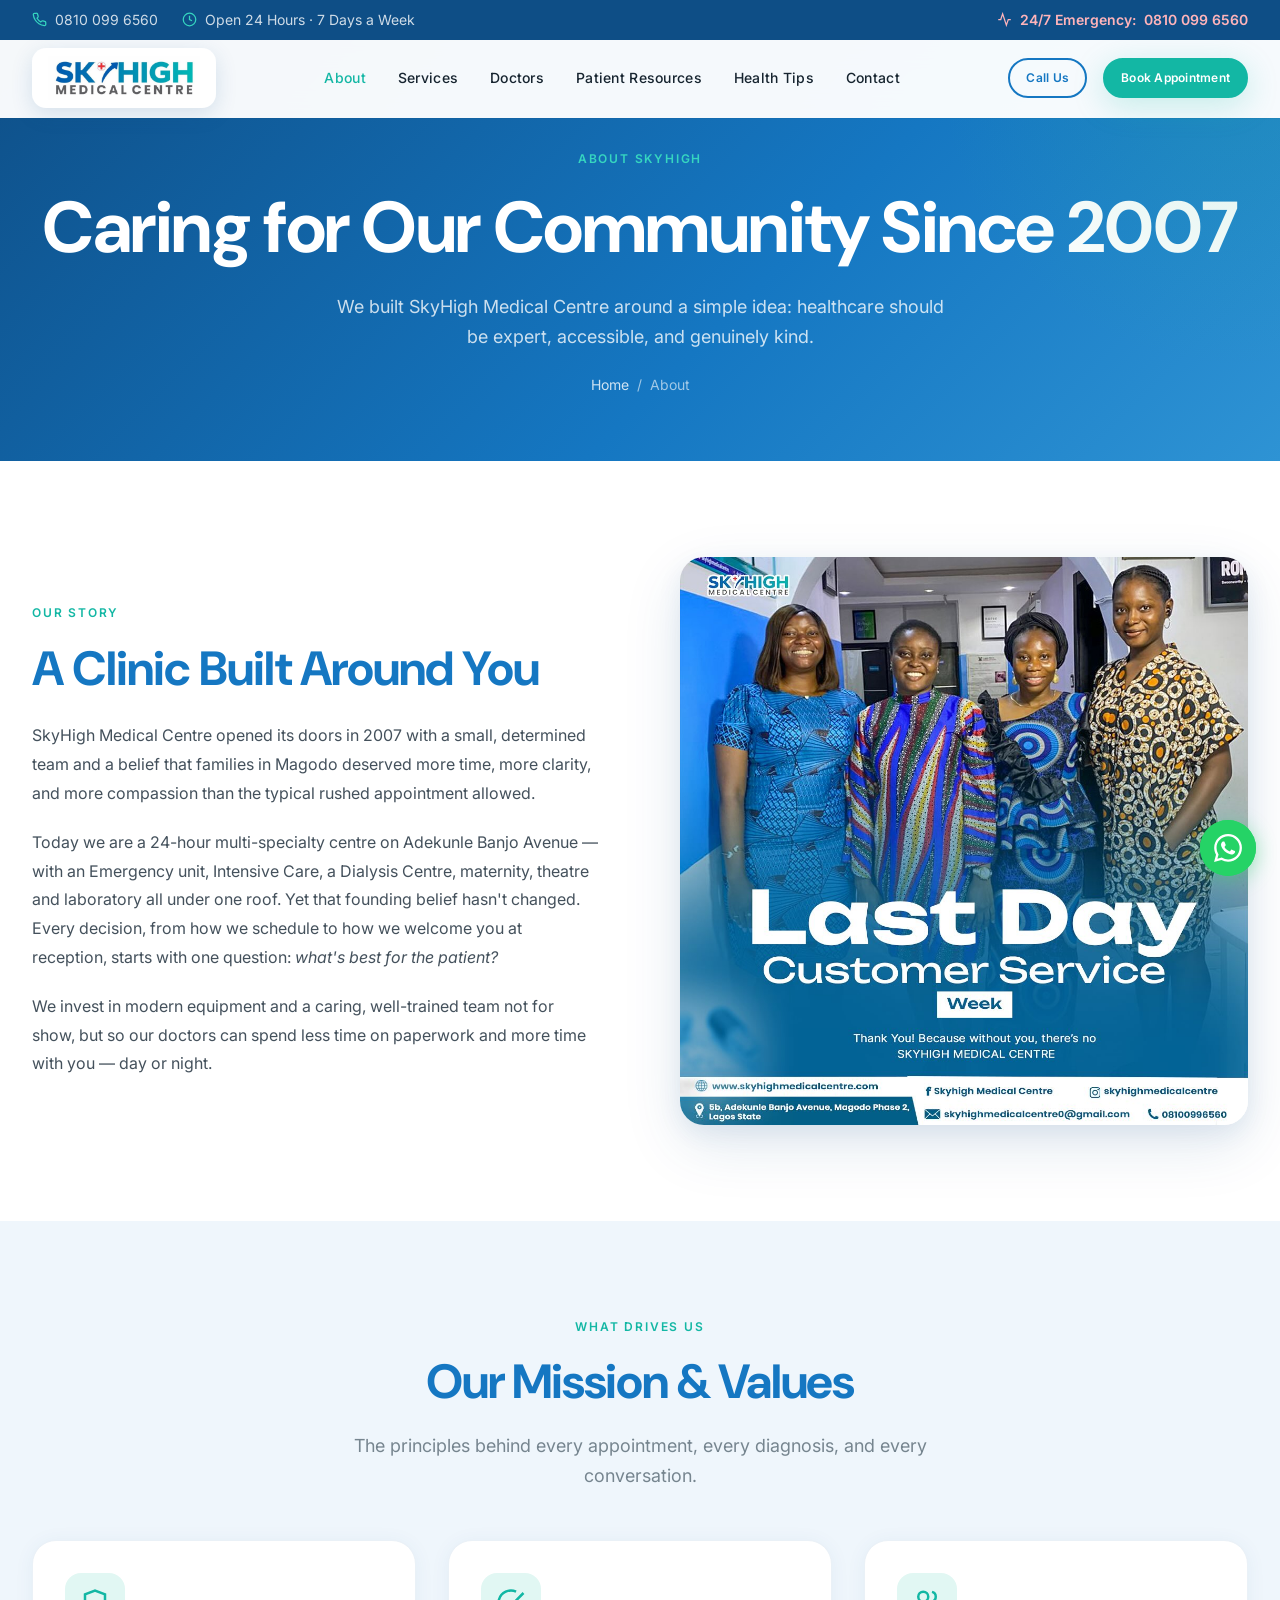
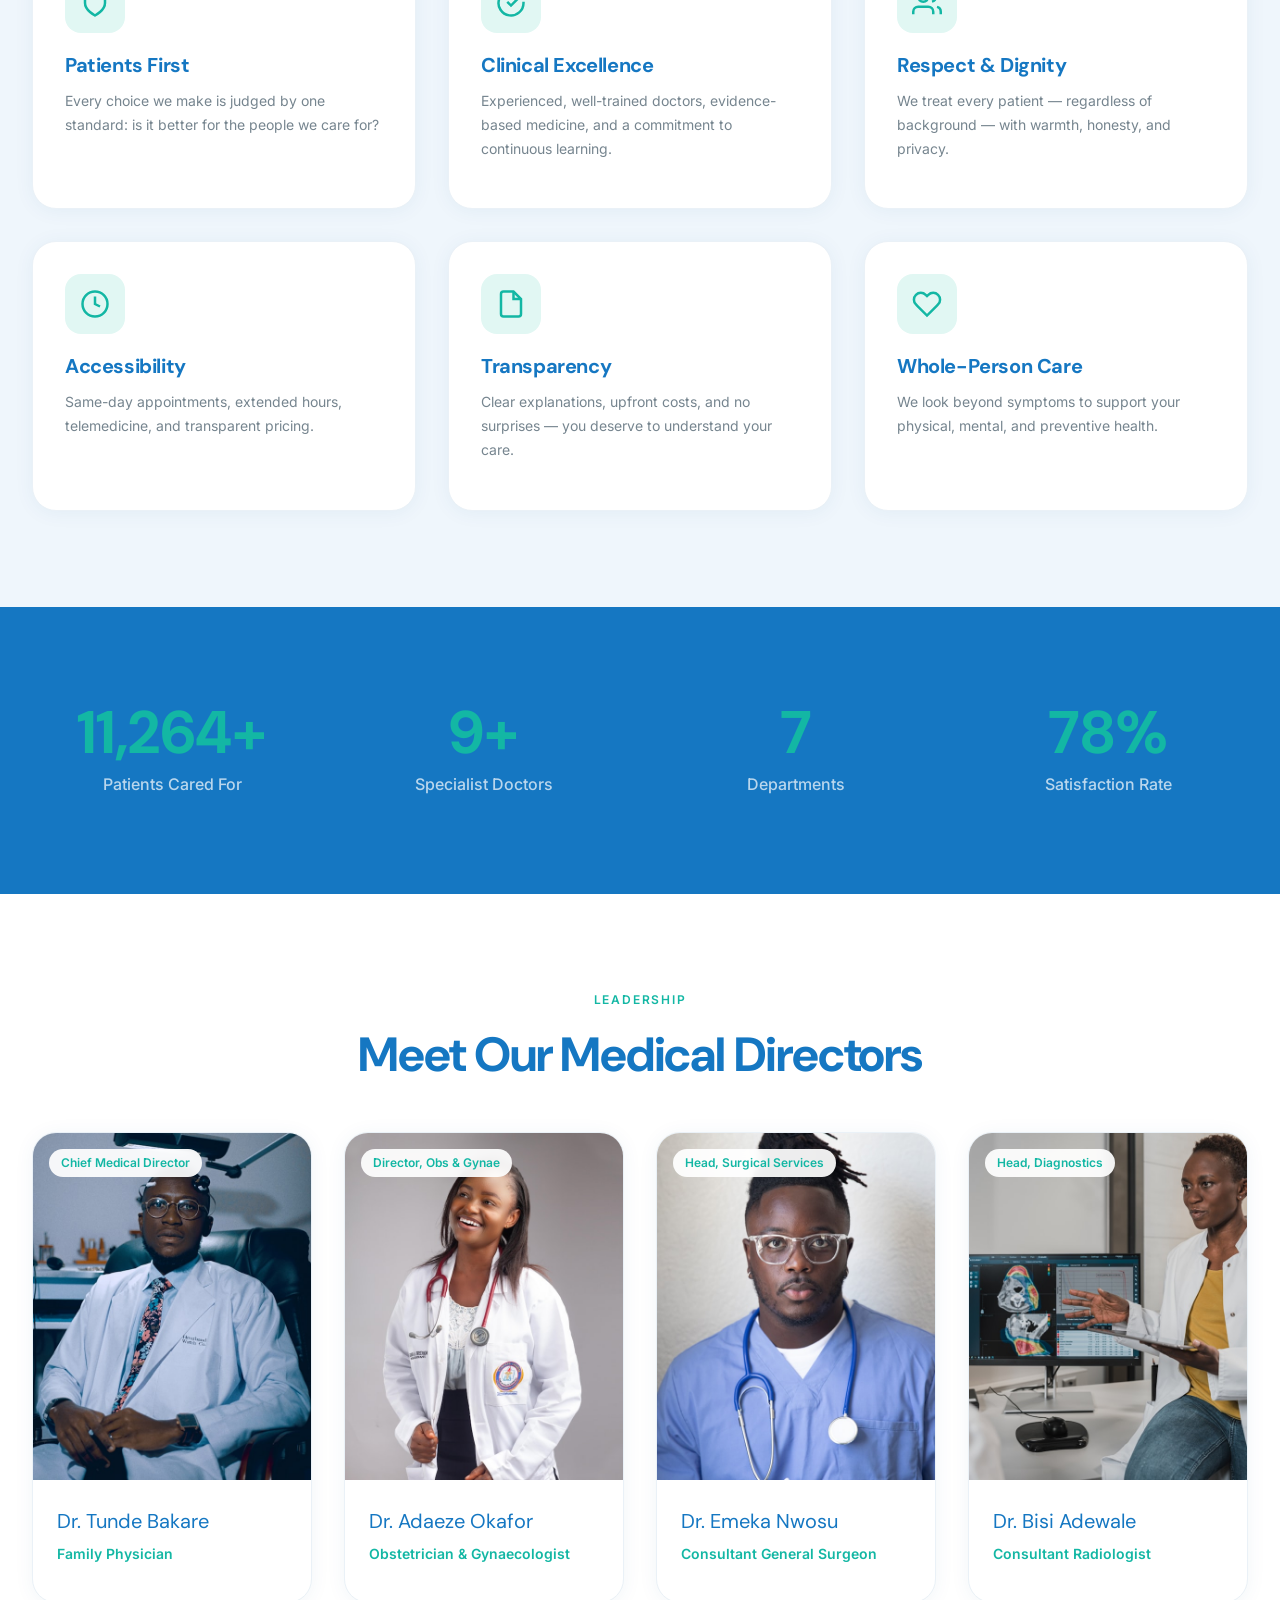
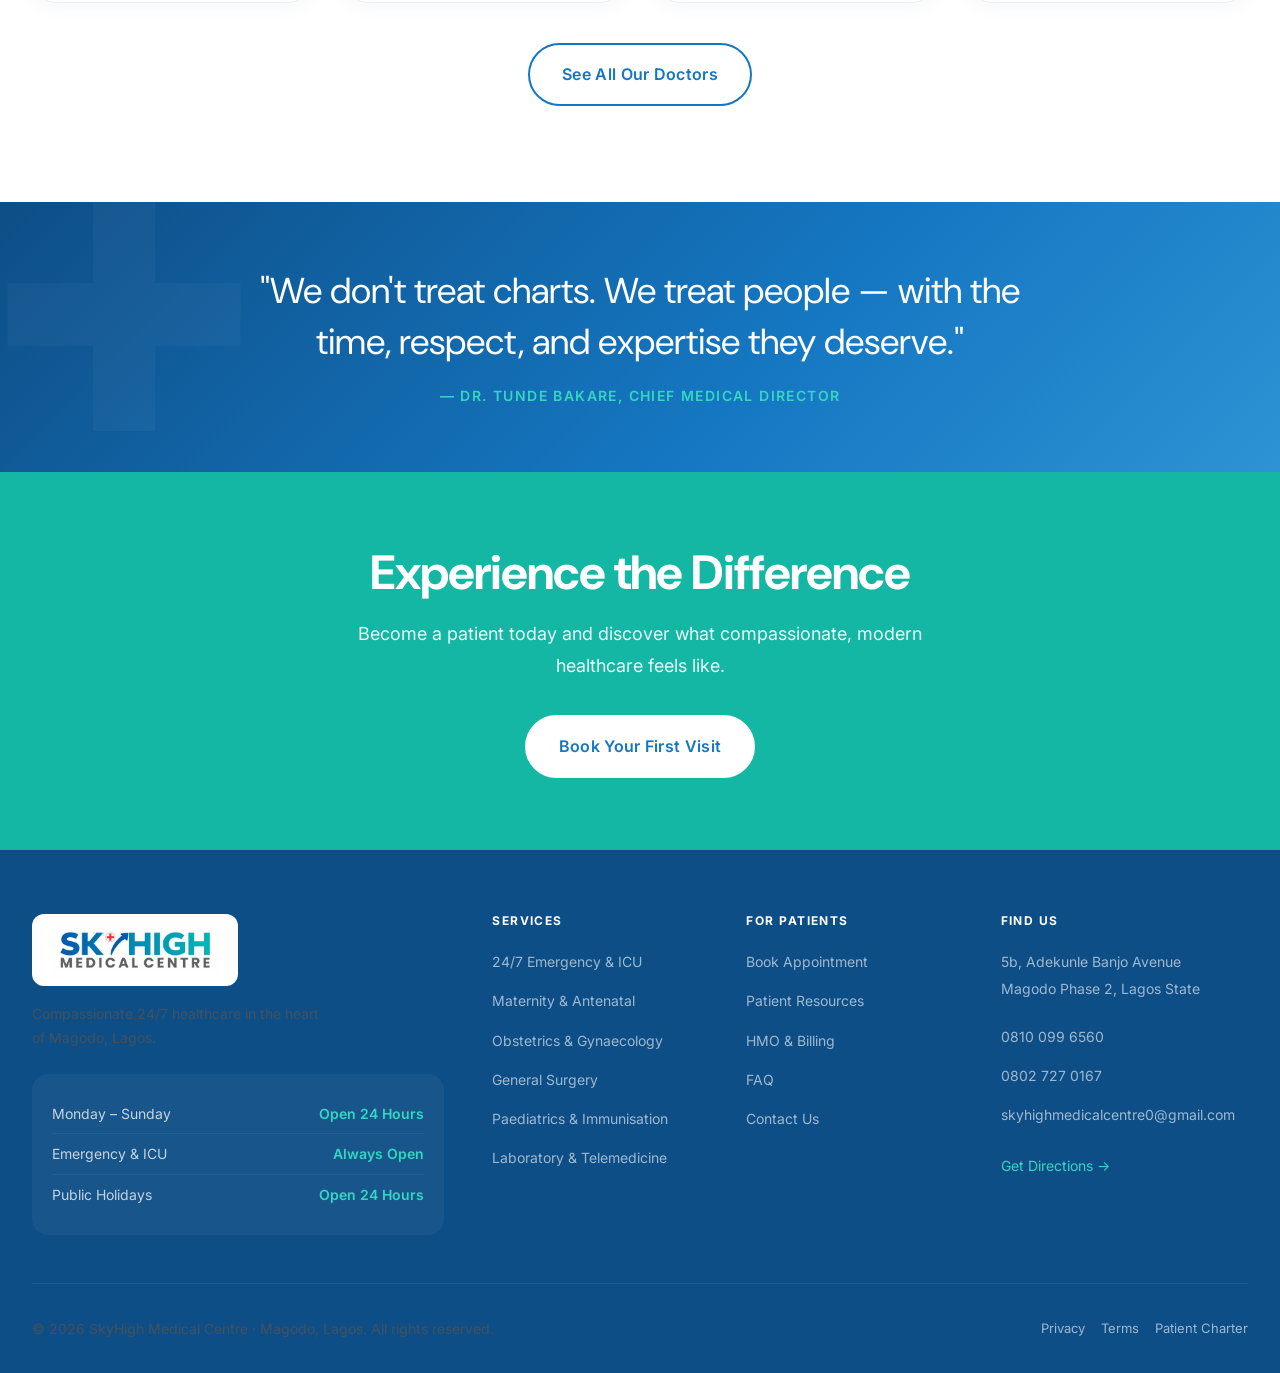
<file: about.html>
<!DOCTYPE html>
<html lang="en">
<head>
  <meta charset="UTF-8" />
  <meta name="viewport" content="width=device-width, initial-scale=1.0" />
  <meta name="description" content="Learn about SkyHigh Medical Centre — our mission, our values, and the team dedicated to keeping your family healthy." />
  <meta name="theme-color" content="#1577C2" />
  <link rel="icon" href="data:image/svg+xml,%3Csvg xmlns='http://www.w3.org/2000/svg' viewBox='0 0 32 32'%3E%3Crect width='32' height='32' rx='8' fill='%231577C2'/%3E%3Cpath d='M13.5 6h5v5.5H24v5h-5.5V22h-5v-5.5H8v-5h5.5z' fill='%23fff'/%3E%3Ccircle cx='24' cy='9' r='3' fill='%2313B7A4'/%3E%3C/svg%3E" />
  <title>About Us — SkyHigh Medical Centre</title>
  <link rel="preconnect" href="https://fonts.googleapis.com" />
  <link rel="preconnect" href="https://fonts.gstatic.com" crossorigin />
  <link href="https://fonts.googleapis.com/css2?family=DM+Sans:opsz,wght@9..40,500;9..40,600;9..40,700;9..40,800&family=Inter:wght@400;500;600&display=swap" rel="stylesheet" />
  <link rel="stylesheet" href="css/style.css" />
</head>
<body>

  <div class="topbar"><div class="topbar__inner">
    <div class="topbar__group">
      <span class="topbar__item"><svg viewBox="0 0 24 24" fill="none" stroke-width="2"><path d="M22 16.92v3a2 2 0 01-2.18 2 19.79 19.79 0 01-8.63-3.07 19.5 19.5 0 01-6-6 19.79 19.79 0 01-3.07-8.67A2 2 0 014.11 2h3a2 2 0 012 1.72c.13.96.36 1.9.7 2.81a2 2 0 01-.45 2.11L8.09 9.91a16 16 0 006 6l1.27-1.27a2 2 0 012.11-.45c.91.34 1.85.57 2.81.7A2 2 0 0122 16.92z"/></svg><a href="tel:+2348100996560">0810 099 6560</a></span>
      <span class="topbar__item"><svg viewBox="0 0 24 24" fill="none" stroke-width="2"><circle cx="12" cy="12" r="10"/><path d="M12 6v6l4 2"/></svg>Open 24 Hours · 7 Days a Week</span>
    </div>
    <div class="topbar__group"><span class="topbar__item topbar__item--emergency"><svg viewBox="0 0 24 24" fill="none" stroke-width="2"><path d="M22 12h-4l-3 9L9 3l-3 9H2"/></svg>24/7 Emergency: <a href="tel:+2348100996560">0810 099 6560</a></span></div>
  </div></div>

  <nav class="nav nav--scrolled" id="main-nav" data-transparent="false"><div class="nav__inner">
    <a href="index.html" class="nav__logo nav__logo--chip" aria-label="SkyHigh Medical Centre — home"><img class="nav__logo-img" src="assets/logo-wordmark.jpg" alt="SkyHigh Medical Centre" /></a>
    <ul class="nav__links">
      <li><a href="about.html" class="nav__link">About</a></li>
      <li><a href="services.html" class="nav__link">Services</a></li>
      <li><a href="doctors.html" class="nav__link">Doctors</a></li>
      <li><a href="patient-resources.html" class="nav__link">Patient Resources</a></li>
      <li><a href="health-tips.html" class="nav__link">Health Tips</a></li>
      <li><a href="contact.html" class="nav__link">Contact</a></li>
    </ul>
    <div class="nav__actions">
      <a href="tel:+2348100996560" class="btn btn--secondary btn--sm">Call Us</a>
      <a href="book-appointment.html" class="btn btn--primary btn--sm">Book Appointment</a>
      <button class="nav__menu-btn" id="menu-btn" aria-label="Open menu"><span></span><span></span><span></span></button>
    </div>
  </div></nav>

  <div class="mobile-nav" id="mobile-nav">
    <button class="mobile-nav__close" id="mobile-nav-close" aria-label="Close menu">✕</button>
    <ul class="mobile-nav__links">
      <li><a href="index.html" class="mobile-nav__link">Home</a></li>
      <li><a href="about.html" class="mobile-nav__link">About</a></li>
      <li><a href="services.html" class="mobile-nav__link">Services</a></li>
      <li><a href="doctors.html" class="mobile-nav__link">Doctors</a></li>
      <li><a href="patient-resources.html" class="mobile-nav__link">Patient Resources</a></li>
      <li><a href="health-tips.html" class="mobile-nav__link">Health Tips</a></li>
      <li><a href="contact.html" class="mobile-nav__link">Contact</a></li>
      <li><a href="book-appointment.html" class="mobile-nav__link mobile-nav__link--cta">Book Appointment</a></li>
    </ul>
  </div>

  <header class="page-hero">
    <span class="page-hero__label">About SkyHigh</span>
    <h1 class="page-hero__title">Caring for Our Community Since 2007</h1>
    <p class="page-hero__subtitle">We built SkyHigh Medical Centre around a simple idea: healthcare should be expert, accessible, and genuinely kind.</p>
    <div class="breadcrumb"><a href="index.html">Home</a> <span>/</span> <span>About</span></div>
  </header>

  <main>
    <!-- STORY -->
    <section class="section">
      <div class="container">
        <div style="display:grid;grid-template-columns:1fr 1fr;gap:80px;align-items:center;">
          <div class="reveal">
            <span class="section-header__label">Our Story</span>
            <h2 style="margin-bottom:24px;">A Clinic Built Around You</h2>
            <p style="margin-bottom:20px;">SkyHigh Medical Centre opened its doors in 2007 with a small, determined team and a belief that families in Magodo deserved more time, more clarity, and more compassion than the typical rushed appointment allowed.</p>
            <p style="margin-bottom:20px;">Today we are a 24-hour multi-specialty centre on Adekunle Banjo Avenue — with an Emergency unit, Intensive Care, a Dialysis Centre, maternity, theatre and laboratory all under one roof. Yet that founding belief hasn't changed. Every decision, from how we schedule to how we welcome you at reception, starts with one question: <em>what's best for the patient?</em></p>
            <p>We invest in modern equipment and a caring, well-trained team not for show, but so our doctors can spend less time on paperwork and more time with you — day or night.</p>
          </div>
          <div class="reveal" style="border-radius:24px;overflow:hidden;box-shadow:var(--shadow-xl);">
            <img data-fade src="assets/team.jpg" alt="The SkyHigh Medical Centre team" style="width:100%;height:100%;object-fit:cover;" />
          </div>
        </div>
      </div>
    </section>

    <!-- MISSION & VALUES -->
    <section class="section section--warm">
      <div class="container">
        <div class="section-header section-header--center reveal">
          <span class="section-header__label">What Drives Us</span>
          <h2 class="section-header__title">Our Mission & Values</h2>
          <p class="section-header__desc">The principles behind every appointment, every diagnosis, and every conversation.</p>
        </div>
        <div class="grid grid-3 reveal">
          <div class="service-card"><div class="service-card__icon"><svg viewBox="0 0 24 24" stroke-width="2" fill="none"><path d="M12 22s8-4 8-10V5l-8-3-8 3v7c0 6 8 10 8 10z"/></svg></div><h3 class="service-card__title">Patients First</h3><p class="service-card__desc">Every choice we make is judged by one standard: is it better for the people we care for?</p></div>
          <div class="service-card"><div class="service-card__icon"><svg viewBox="0 0 24 24" stroke-width="2" fill="none"><path d="M22 11.08V12a10 10 0 11-5.93-9.14"/><polyline points="22 4 12 14.01 9 11.01"/></svg></div><h3 class="service-card__title">Clinical Excellence</h3><p class="service-card__desc">Experienced, well-trained doctors, evidence-based medicine, and a commitment to continuous learning.</p></div>
          <div class="service-card"><div class="service-card__icon"><svg viewBox="0 0 24 24" stroke-width="2" fill="none"><path d="M17 21v-2a4 4 0 00-4-4H5a4 4 0 00-4 4v2"/><circle cx="9" cy="7" r="4"/><path d="M23 21v-2a4 4 0 00-3-3.87M16 3.13a4 4 0 010 7.75"/></svg></div><h3 class="service-card__title">Respect & Dignity</h3><p class="service-card__desc">We treat every patient — regardless of background — with warmth, honesty, and privacy.</p></div>
          <div class="service-card"><div class="service-card__icon"><svg viewBox="0 0 24 24" stroke-width="2" fill="none"><circle cx="12" cy="12" r="10"/><path d="M12 6v6l4 2"/></svg></div><h3 class="service-card__title">Accessibility</h3><p class="service-card__desc">Same-day appointments, extended hours, telemedicine, and transparent pricing.</p></div>
          <div class="service-card"><div class="service-card__icon"><svg viewBox="0 0 24 24" stroke-width="2" fill="none"><path d="M14 2H6a2 2 0 00-2 2v16a2 2 0 002 2h12a2 2 0 002-2V8z"/><polyline points="14 2 14 8 20 8"/></svg></div><h3 class="service-card__title">Transparency</h3><p class="service-card__desc">Clear explanations, upfront costs, and no surprises — you deserve to understand your care.</p></div>
          <div class="service-card"><div class="service-card__icon"><svg viewBox="0 0 24 24" stroke-width="2" fill="none"><path d="M20.84 4.61a5.5 5.5 0 00-7.78 0L12 5.67l-1.06-1.06a5.5 5.5 0 00-7.78 7.78l1.06 1.06L12 21.23l7.78-7.78 1.06-1.06a5.5 5.5 0 000-7.78z"/></svg></div><h3 class="service-card__title">Whole-Person Care</h3><p class="service-card__desc">We look beyond symptoms to support your physical, mental, and preventive health.</p></div>
        </div>
      </div>
    </section>

    <!-- STATS -->
    <section class="section" style="background:var(--color-primary);padding:64px 0;">
      <div class="container"><div class="grid grid-4">
        <div class="stat-card reveal"><div class="stat-card__number" data-count="14000" data-suffix="+">14,000+</div><div class="stat-card__label" style="color:rgba(255,255,255,0.7);">Patients Cared For</div></div>
        <div class="stat-card reveal"><div class="stat-card__number" data-count="12" data-suffix="+">12+</div><div class="stat-card__label" style="color:rgba(255,255,255,0.7);">Specialist Doctors</div></div>
        <div class="stat-card reveal"><div class="stat-card__number" data-count="9" data-suffix="">9</div><div class="stat-card__label" style="color:rgba(255,255,255,0.7);">Departments</div></div>
        <div class="stat-card reveal"><div class="stat-card__number" data-count="98" data-suffix="%">98%</div><div class="stat-card__label" style="color:rgba(255,255,255,0.7);">Satisfaction Rate</div></div>
      </div></div>
    </section>

    <!-- LEADERSHIP -->
    <section class="section">
      <div class="container">
        <div class="section-header section-header--center reveal">
          <span class="section-header__label">Leadership</span>
          <h2 class="section-header__title">Meet Our Medical Directors</h2>
        </div>
        <div class="grid grid-4 reveal">
          <div class="doctor-card"><div class="doctor-card__photo-wrap"><img data-fade class="doctor-card__photo" src="assets/doctor-3.jpg" alt="Dr. Tunde Bakare" loading="lazy" /><span class="doctor-card__badge">Chief Medical Director</span></div><div class="doctor-card__body"><div class="doctor-card__name">Dr. Tunde Bakare</div><div class="doctor-card__specialty">Family Physician</div></div></div>
          <div class="doctor-card"><div class="doctor-card__photo-wrap"><img data-fade class="doctor-card__photo" src="assets/doctor-1.jpg" alt="Dr. Adaeze Okafor" loading="lazy" /><span class="doctor-card__badge">Director, Obs &amp; Gynae</span></div><div class="doctor-card__body"><div class="doctor-card__name">Dr. Adaeze Okafor</div><div class="doctor-card__specialty">Obstetrician &amp; Gynaecologist</div></div></div>
          <div class="doctor-card"><div class="doctor-card__photo-wrap"><img data-fade class="doctor-card__photo" src="assets/doctor-4.jpg" alt="Dr. Emeka Nwosu" loading="lazy" /><span class="doctor-card__badge">Head, Surgical Services</span></div><div class="doctor-card__body"><div class="doctor-card__name">Dr. Emeka Nwosu</div><div class="doctor-card__specialty">Consultant General Surgeon</div></div></div>
          <div class="doctor-card"><div class="doctor-card__photo-wrap"><img data-fade class="doctor-card__photo" src="assets/doctor-6.jpg" alt="Dr. Bisi Adewale" loading="lazy" /><span class="doctor-card__badge">Head, Diagnostics</span></div><div class="doctor-card__body"><div class="doctor-card__name">Dr. Bisi Adewale</div><div class="doctor-card__specialty">Consultant Radiologist</div></div></div>
        </div>
        <div class="text-center mt-10 reveal"><a href="doctors.html" class="btn btn--secondary btn--lg">See All Our Doctors</a></div>
      </div>
    </section>

    <div class="quote-banner">
      <p class="quote-banner__text">"We don't treat charts. We treat people — with the time, respect, and expertise they deserve."</p>
      <p class="quote-banner__ref">— Dr. Tunde Bakare, Chief Medical Director</p>
    </div>

    <section class="section" style="background:var(--color-accent);padding:72px 0;text-align:center;">
      <div class="container"><div class="reveal" style="max-width:620px;margin:0 auto;">
        <h2 style="color:white;margin-bottom:16px;">Experience the Difference</h2>
        <p style="color:rgba(255,255,255,0.92);font-size:18px;margin-bottom:32px;">Become a patient today and discover what compassionate, modern healthcare feels like.</p>
        <a href="book-appointment.html" class="btn btn--white btn--lg">Book Your First Visit</a>
      </div></div>
    </section>
  </main>

  <footer class="footer"><div class="container">
    <div class="footer__grid">
      <div class="footer__brand">
        <a href="index.html" class="footer__logo footer__logo--chip"><img class="footer__logo-img" src="assets/logo-wordmark.jpg" alt="SkyHigh Medical Centre" /></a>
        <p class="footer__tagline">Compassionate 24/7 healthcare in the heart of Magodo, Lagos.</p>
        <div class="footer__hours">
          <div class="footer__hours-row"><span>Monday – Sunday</span><span>Open 24 Hours</span></div>
          <div class="footer__hours-row"><span>Emergency &amp; ICU</span><span>Always Open</span></div>
          <div class="footer__hours-row"><span>Public Holidays</span><span>Open 24 Hours</span></div>
        </div>
      </div>
      <div><h4 class="footer__col-title">Services</h4><ul class="footer__links">
        <li><a href="services.html" class="footer__link">24/7 Emergency &amp; ICU</a></li>
        <li><a href="services.html" class="footer__link">Maternity &amp; Antenatal</a></li>
        <li><a href="services.html" class="footer__link">Obstetrics &amp; Gynaecology</a></li>
        <li><a href="services.html" class="footer__link">General Surgery</a></li>
        <li><a href="services.html" class="footer__link">Paediatrics &amp; Immunisation</a></li>
        <li><a href="services.html" class="footer__link">Laboratory &amp; Telemedicine</a></li>
      </ul></div>
      <div><h4 class="footer__col-title">For Patients</h4><ul class="footer__links">
        <li><a href="book-appointment.html" class="footer__link">Book Appointment</a></li>
        <li><a href="patient-resources.html" class="footer__link">Patient Resources</a></li>
        <li><a href="patient-resources.html#insurance" class="footer__link">HMO &amp; Billing</a></li>
        <li><a href="patient-resources.html#faq" class="footer__link">FAQ</a></li>
        <li><a href="contact.html" class="footer__link">Contact Us</a></li>
      </ul></div>
      <div><h4 class="footer__col-title">Find Us</h4><ul class="footer__links">
        <li><span class="footer__link" style="cursor:default;color:rgba(255,255,255,0.6);">5b, Adekunle Banjo Avenue<br>Magodo Phase 2, Lagos State</span></li>
        <li style="margin-top:8px;"><a href="tel:+2348100996560" class="footer__link">0810 099 6560</a></li>
        <li><a href="tel:+2348027270167" class="footer__link">0802 727 0167</a></li>
        <li><a href="mailto:skyhighmedicalcentre0@gmail.com" class="footer__link">skyhighmedicalcentre0@gmail.com</a></li>
        <li style="margin-top:12px;"><a href="https://maps.google.com/?q=SkyHigh+Medical+Centre+Adekunle+Banjo+Avenue+Magodo+Phase+2+Lagos" target="_blank" rel="noopener" class="footer__link" style="color:var(--color-accent-light);">Get Directions →</a></li>
      </ul></div>
    </div>
    <div class="footer__bottom"><p>© 2026 SkyHigh Medical Centre · Magodo, Lagos. All rights reserved.</p><div style="display:flex;gap:16px;"><a href="#" class="footer__link" style="font-size:13px;">Privacy</a><a href="#" class="footer__link" style="font-size:13px;">Terms</a><a href="#" class="footer__link" style="font-size:13px;">Patient Charter</a></div></div>
  </div></footer>

  <a href="https://wa.me/2348089749877" class="whatsapp-float" target="_blank" rel="noopener" aria-label="Chat on WhatsApp"><svg viewBox="0 0 24 24" xmlns="http://www.w3.org/2000/svg"><path d="M17.472 14.382c-.297-.149-1.758-.867-2.03-.967-.273-.099-.471-.148-.67.15-.197.297-.767.966-.94 1.164-.173.199-.347.223-.644.075-.297-.15-1.255-.463-2.39-1.475-.883-.788-1.48-1.761-1.653-2.059-.173-.297-.018-.458.13-.606.134-.133.298-.347.446-.52.149-.174.198-.298.298-.497.099-.198.05-.371-.025-.52-.075-.149-.669-1.612-.916-2.207-.242-.579-.487-.5-.669-.51-.173-.008-.371-.01-.57-.01-.198 0-.52.074-.792.372-.272.297-1.04 1.016-1.04 2.479 0 1.462 1.065 2.875 1.213 3.074.149.198 2.096 3.2 5.077 4.487.709.306 1.262.489 1.694.625.712.227 1.36.195 1.871.118.571-.085 1.758-.719 2.006-1.413.248-.694.248-1.289.173-1.413-.074-.124-.272-.198-.57-.347m-5.421 7.403h-.004a9.87 9.87 0 01-5.031-1.378l-.361-.214-3.741.982.998-3.648-.235-.374a9.86 9.86 0 01-1.51-5.26c.001-5.45 4.436-9.884 9.888-9.884 2.64 0 5.122 1.03 6.988 2.898a9.825 9.825 0 012.893 6.994c-.003 5.45-4.437 9.884-9.885 9.884m8.413-18.297A11.815 11.815 0 0012.05 0C5.495 0 .16 5.335.157 11.892c0 2.096.547 4.142 1.588 5.945L.057 24l6.305-1.654a11.882 11.882 0 005.683 1.448h.005c6.554 0 11.89-5.335 11.893-11.893a11.821 11.821 0 00-3.48-8.413z"/></svg></a>

  <script src="js/main.js"></script>
</body>
</html>
</file>
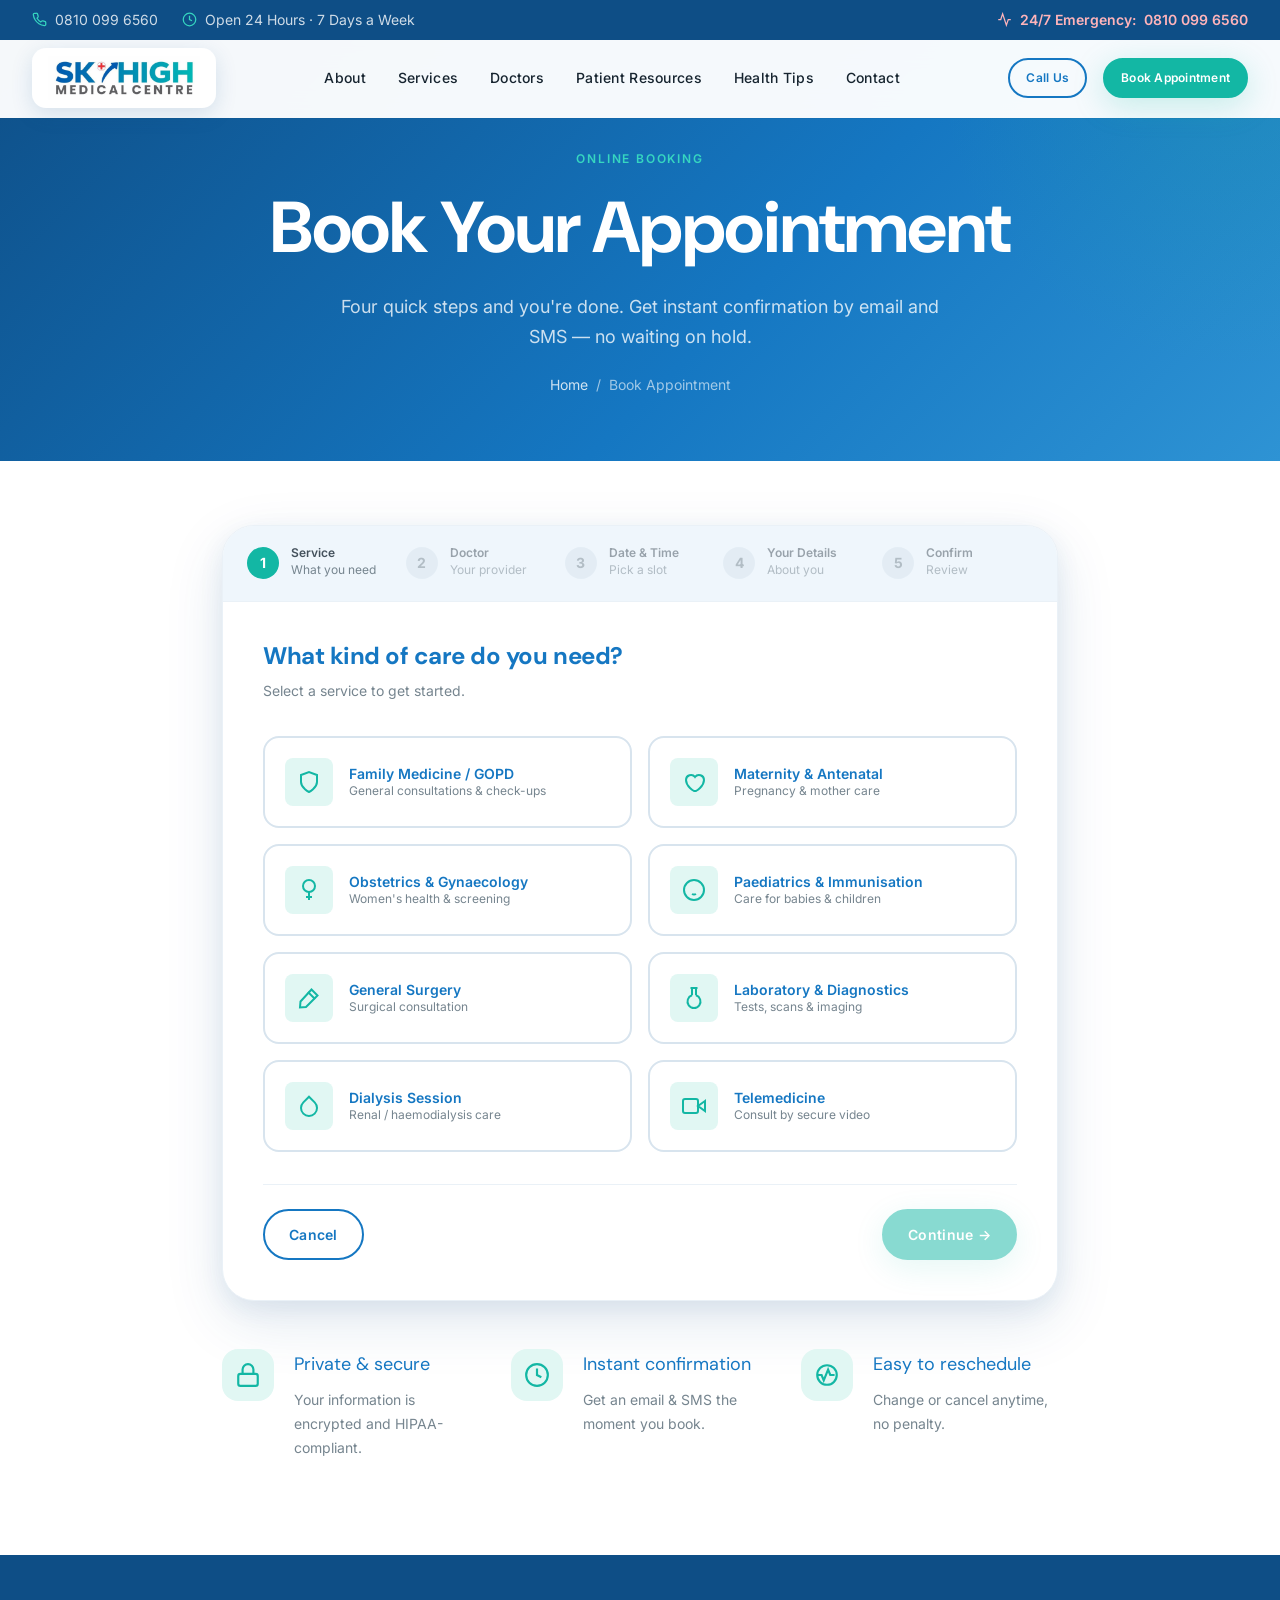
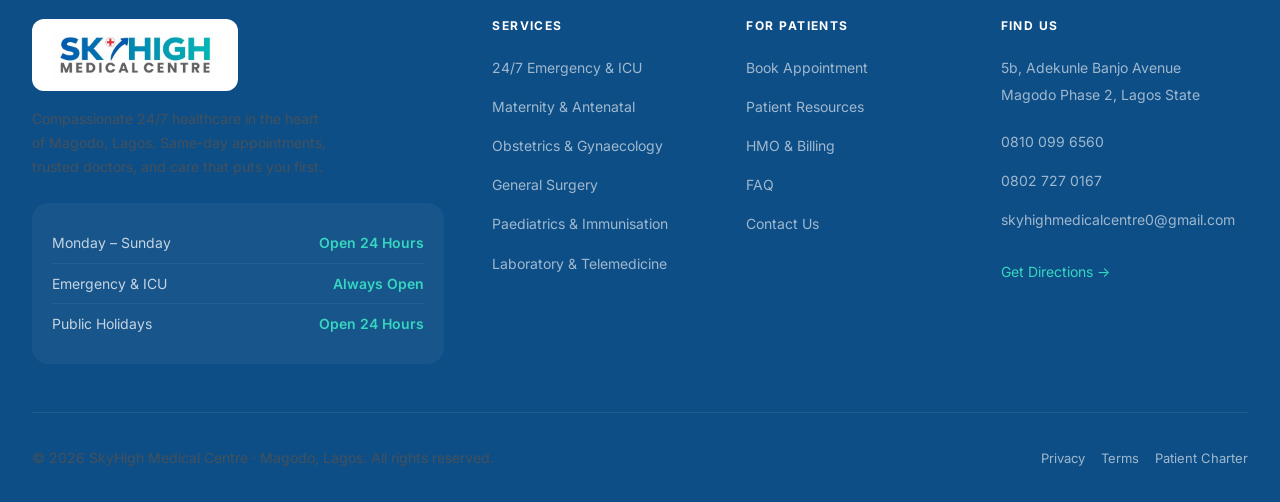
<file: book-appointment.html>
<!DOCTYPE html>
<html lang="en">
<head>
  <meta charset="UTF-8" />
  <meta name="viewport" content="width=device-width, initial-scale=1.0" />
  <meta name="description" content="Book your appointment at SkyHigh Medical Centre online in four simple steps. Choose a service, doctor, and time — confirmed instantly." />
  <meta name="theme-color" content="#1577C2" />
  <link rel="icon" href="data:image/svg+xml,%3Csvg xmlns='http://www.w3.org/2000/svg' viewBox='0 0 32 32'%3E%3Crect width='32' height='32' rx='8' fill='%231577C2'/%3E%3Cpath d='M13.5 6h5v5.5H24v5h-5.5V22h-5v-5.5H8v-5h5.5z' fill='%23fff'/%3E%3Ccircle cx='24' cy='9' r='3' fill='%2313B7A4'/%3E%3C/svg%3E" />
  <title>Book an Appointment — SkyHigh Medical Centre</title>
  <link rel="preconnect" href="https://fonts.googleapis.com" />
  <link rel="preconnect" href="https://fonts.gstatic.com" crossorigin />
  <link href="https://fonts.googleapis.com/css2?family=DM+Sans:opsz,wght@9..40,500;9..40,600;9..40,700;9..40,800&family=Inter:wght@400;500;600&display=swap" rel="stylesheet" />
  <link rel="stylesheet" href="css/style.css" />
</head>
<body>

  <!-- TOP UTILITY BAR -->
  <div class="topbar">
    <div class="topbar__inner">
      <div class="topbar__group">
        <span class="topbar__item"><svg viewBox="0 0 24 24" fill="none" stroke-width="2"><path d="M22 16.92v3a2 2 0 01-2.18 2 19.79 19.79 0 01-8.63-3.07 19.5 19.5 0 01-6-6 19.79 19.79 0 01-3.07-8.67A2 2 0 014.11 2h3a2 2 0 012 1.72c.13.96.36 1.9.7 2.81a2 2 0 01-.45 2.11L8.09 9.91a16 16 0 006 6l1.27-1.27a2 2 0 012.11-.45c.91.34 1.85.57 2.81.7A2 2 0 0122 16.92z"/></svg><a href="tel:+2348100996560">0810 099 6560</a></span>
        <span class="topbar__item"><svg viewBox="0 0 24 24" fill="none" stroke-width="2"><circle cx="12" cy="12" r="10"/><path d="M12 6v6l4 2"/></svg>Open 24 Hours · 7 Days a Week</span>
      </div>
      <div class="topbar__group">
        <span class="topbar__item topbar__item--emergency"><svg viewBox="0 0 24 24" fill="none" stroke-width="2"><path d="M22 12h-4l-3 9L9 3l-3 9H2"/></svg>24/7 Emergency: <a href="tel:+2348100996560">0810 099 6560</a></span>
      </div>
    </div>
  </div>

  <!-- NAVIGATION -->
  <nav class="nav nav--scrolled" id="main-nav" data-transparent="false">
    <div class="nav__inner">
      <a href="index.html" class="nav__logo nav__logo--chip" aria-label="SkyHigh Medical Centre — home"><img class="nav__logo-img" src="assets/logo-wordmark.jpg" alt="SkyHigh Medical Centre" /></a>
      <ul class="nav__links">
        <li><a href="about.html" class="nav__link">About</a></li>
        <li><a href="services.html" class="nav__link">Services</a></li>
        <li><a href="doctors.html" class="nav__link">Doctors</a></li>
        <li><a href="patient-resources.html" class="nav__link">Patient Resources</a></li>
        <li><a href="health-tips.html" class="nav__link">Health Tips</a></li>
        <li><a href="contact.html" class="nav__link">Contact</a></li>
      </ul>
      <div class="nav__actions">
        <a href="tel:+2348100996560" class="btn btn--secondary btn--sm">Call Us</a>
        <a href="book-appointment.html" class="btn btn--primary btn--sm">Book Appointment</a>
        <button class="nav__menu-btn" id="menu-btn" aria-label="Open menu"><span></span><span></span><span></span></button>
      </div>
    </div>
  </nav>

  <!-- MOBILE NAV -->
  <div class="mobile-nav" id="mobile-nav">
    <button class="mobile-nav__close" id="mobile-nav-close" aria-label="Close menu">✕</button>
    <ul class="mobile-nav__links">
      <li><a href="index.html" class="mobile-nav__link">Home</a></li>
      <li><a href="about.html" class="mobile-nav__link">About</a></li>
      <li><a href="services.html" class="mobile-nav__link">Services</a></li>
      <li><a href="doctors.html" class="mobile-nav__link">Doctors</a></li>
      <li><a href="patient-resources.html" class="mobile-nav__link">Patient Resources</a></li>
      <li><a href="health-tips.html" class="mobile-nav__link">Health Tips</a></li>
      <li><a href="contact.html" class="mobile-nav__link">Contact</a></li>
      <li><a href="book-appointment.html" class="mobile-nav__link mobile-nav__link--cta">Book Appointment</a></li>
    </ul>
  </div>

  <!-- PAGE HERO -->
  <header class="page-hero">
    <span class="page-hero__label">Online Booking</span>
    <h1 class="page-hero__title">Book Your Appointment</h1>
    <p class="page-hero__subtitle">Four quick steps and you're done. Get instant confirmation by email and SMS — no waiting on hold.</p>
    <div class="breadcrumb"><a href="index.html">Home</a> <span>/</span> <span>Book Appointment</span></div>
  </header>

  <main>
    <section class="section" style="padding-top:var(--space-16);">
      <div class="container container--narrow">

        <!-- ================= BOOKING WIDGET (signature) ================= -->
        <div class="booking">

          <!-- Stepper -->
          <div class="booking__steps">
            <div class="booking__step booking__step--active">
              <div class="booking__step-num">1</div>
              <div><div class="booking__step-label">Service</div><div class="booking__step-sub">What you need</div></div>
            </div>
            <div class="booking__step">
              <div class="booking__step-num">2</div>
              <div><div class="booking__step-label">Doctor</div><div class="booking__step-sub">Your provider</div></div>
            </div>
            <div class="booking__step">
              <div class="booking__step-num">3</div>
              <div><div class="booking__step-label">Date & Time</div><div class="booking__step-sub">Pick a slot</div></div>
            </div>
            <div class="booking__step">
              <div class="booking__step-num">4</div>
              <div><div class="booking__step-label">Your Details</div><div class="booking__step-sub">About you</div></div>
            </div>
            <div class="booking__step">
              <div class="booking__step-num">5</div>
              <div><div class="booking__step-label">Confirm</div><div class="booking__step-sub">Review</div></div>
            </div>
          </div>

          <!-- Body -->
          <div class="booking__body">

            <!-- STEP 1: SERVICE -->
            <div class="booking__panel booking__panel--active">
              <h2 class="booking__panel-title">What kind of care do you need?</h2>
              <p class="booking__panel-desc">Select a service to get started.</p>
              <div class="option-grid">
                <button type="button" class="option-tile" data-group="service" data-value="Family Medicine / GOPD">
                  <span class="option-tile__icon"><svg viewBox="0 0 24 24" stroke-width="2" fill="none"><path d="M12 22s8-4 8-10V5l-8-3-8 3v7c0 6 8 10 8 10z"/></svg></span>
                  <span><span class="option-tile__title">Family Medicine / GOPD</span><br><span class="option-tile__sub">General consultations &amp; check-ups</span></span>
                </button>
                <button type="button" class="option-tile" data-group="service" data-value="Maternity & Antenatal">
                  <span class="option-tile__icon"><svg viewBox="0 0 24 24" stroke-width="2" fill="none"><path d="M12 21s-8-4.5-8-11a5 5 0 019-3 5 5 0 019 3c0 6.5-8 11-8 11z"/></svg></span>
                  <span><span class="option-tile__title">Maternity &amp; Antenatal</span><br><span class="option-tile__sub">Pregnancy &amp; mother care</span></span>
                </button>
                <button type="button" class="option-tile" data-group="service" data-value="Obstetrics & Gynaecology">
                  <span class="option-tile__icon"><svg viewBox="0 0 24 24" stroke-width="2" fill="none"><circle cx="12" cy="8" r="6"/><path d="M12 14v8M9 19h6"/></svg></span>
                  <span><span class="option-tile__title">Obstetrics &amp; Gynaecology</span><br><span class="option-tile__sub">Women's health &amp; screening</span></span>
                </button>
                <button type="button" class="option-tile" data-group="service" data-value="Paediatrics & Immunisation">
                  <span class="option-tile__icon"><svg viewBox="0 0 24 24" stroke-width="2" fill="none"><circle cx="12" cy="12" r="10"/><path d="M9 12h.01M15 12h.01M10 16c.5.3 1.2.5 2 .5s1.5-.2 2-.5"/></svg></span>
                  <span><span class="option-tile__title">Paediatrics &amp; Immunisation</span><br><span class="option-tile__sub">Care for babies &amp; children</span></span>
                </button>
                <button type="button" class="option-tile" data-group="service" data-value="General Surgery (Consultation)">
                  <span class="option-tile__icon"><svg viewBox="0 0 24 24" stroke-width="2" fill="none"><path d="M14.5 3.5l6 6L9 21l-6 .5.5-6z"/><path d="M11 6l7 7"/></svg></span>
                  <span><span class="option-tile__title">General Surgery</span><br><span class="option-tile__sub">Surgical consultation</span></span>
                </button>
                <button type="button" class="option-tile" data-group="service" data-value="Laboratory & Diagnostics">
                  <span class="option-tile__icon"><svg viewBox="0 0 24 24" stroke-width="2" fill="none"><path d="M10 2v7.31M14 9.3V2M8.5 2h7M14 9.3a6.5 6.5 0 11-4 0"/></svg></span>
                  <span><span class="option-tile__title">Laboratory &amp; Diagnostics</span><br><span class="option-tile__sub">Tests, scans &amp; imaging</span></span>
                </button>
                <button type="button" class="option-tile" data-group="service" data-value="Dialysis Session">
                  <span class="option-tile__icon"><svg viewBox="0 0 24 24" stroke-width="2" fill="none"><path d="M12 2.69l5.66 5.66a8 8 0 11-11.31 0z"/></svg></span>
                  <span><span class="option-tile__title">Dialysis Session</span><br><span class="option-tile__sub">Renal / haemodialysis care</span></span>
                </button>
                <button type="button" class="option-tile" data-group="service" data-value="Telemedicine (Virtual Visit)">
                  <span class="option-tile__icon"><svg viewBox="0 0 24 24" stroke-width="2" fill="none"><polygon points="23 7 16 12 23 17 23 7"/><rect x="1" y="5" width="15" height="14" rx="2" ry="2"/></svg></span>
                  <span><span class="option-tile__title">Telemedicine</span><br><span class="option-tile__sub">Consult by secure video</span></span>
                </button>
              </div>
              <div class="booking__nav">
                <a href="index.html" class="btn btn--secondary">Cancel</a>
                <button type="button" class="btn btn--primary" data-booking-next>Continue →</button>
              </div>
            </div>

            <!-- STEP 2: DOCTOR -->
            <div class="booking__panel">
              <h2 class="booking__panel-title">Choose your doctor</h2>
              <p class="booking__panel-desc">Pick a preferred provider, or let us match you with the next available.</p>
              <div class="option-grid">
                <button type="button" class="option-tile" data-group="doctor" data-value="No preference (next available)">
                  <span class="option-tile__icon"><svg viewBox="0 0 24 24" stroke-width="2" fill="none"><circle cx="12" cy="12" r="10"/><path d="M8 12l3 3 5-6"/></svg></span>
                  <span><span class="option-tile__title">No preference</span><br><span class="option-tile__sub">Next available doctor</span></span>
                </button>
                <button type="button" class="option-tile" data-group="doctor" data-value="Dr. Tunde Bakare">
                  <img class="option-tile__avatar" src="assets/doctor-3.jpg" alt="" loading="lazy" />
                  <span><span class="option-tile__title">Dr. Tunde Bakare</span><br><span class="option-tile__sub">Medical Director · Family Physician</span></span>
                </button>
                <button type="button" class="option-tile" data-group="doctor" data-value="Dr. Adaeze Okafor">
                  <img class="option-tile__avatar" src="assets/doctor-1.jpg" alt="" loading="lazy" />
                  <span><span class="option-tile__title">Dr. Adaeze Okafor</span><br><span class="option-tile__sub">Obstetrician &amp; Gynaecologist</span></span>
                </button>
                <button type="button" class="option-tile" data-group="doctor" data-value="Dr. Aisha Bello">
                  <img class="option-tile__avatar" src="assets/doctor-2.jpg" alt="" loading="lazy" />
                  <span><span class="option-tile__title">Dr. Aisha Bello</span><br><span class="option-tile__sub">Consultant Paediatrician</span></span>
                </button>
                <button type="button" class="option-tile" data-group="doctor" data-value="Dr. Emeka Nwosu">
                  <img class="option-tile__avatar" src="assets/doctor-4.jpg" alt="" loading="lazy" />
                  <span><span class="option-tile__title">Dr. Emeka Nwosu</span><br><span class="option-tile__sub">Consultant General Surgeon</span></span>
                </button>
                <button type="button" class="option-tile" data-group="doctor" data-value="Dr. Ibrahim Sanni">
                  <img class="option-tile__avatar" src="assets/doctor-5.jpg" alt="" loading="lazy" />
                  <span><span class="option-tile__title">Dr. Ibrahim Sanni</span><br><span class="option-tile__sub">Internal Medicine · ICU</span></span>
                </button>
              </div>
              <div class="booking__nav">
                <button type="button" class="btn btn--secondary" data-booking-prev>← Back</button>
                <button type="button" class="btn btn--primary" data-booking-next>Continue →</button>
              </div>
            </div>

            <!-- STEP 3: DATE & TIME -->
            <div class="booking__panel">
              <h2 class="booking__panel-title">Pick a date & time</h2>
              <p class="booking__panel-desc">Select an available day, then choose a time slot.</p>

              <label class="form-label">Available dates</label>
              <div class="date-scroller"><!-- dates injected by JS --></div>

              <div data-time-wrap style="display:none;">
                <label class="form-label">Available times</label>
                <div class="time-grid">
                  <button type="button" class="time-slot">8:30 AM</button>
                  <button type="button" class="time-slot">9:00 AM</button>
                  <button type="button" class="time-slot time-slot--unavailable">9:30 AM</button>
                  <button type="button" class="time-slot">10:15 AM</button>
                  <button type="button" class="time-slot">11:00 AM</button>
                  <button type="button" class="time-slot time-slot--unavailable">11:45 AM</button>
                  <button type="button" class="time-slot">1:30 PM</button>
                  <button type="button" class="time-slot">2:15 PM</button>
                  <button type="button" class="time-slot">3:00 PM</button>
                  <button type="button" class="time-slot">4:30 PM</button>
                  <button type="button" class="time-slot">5:15 PM</button>
                  <button type="button" class="time-slot">6:00 PM</button>
                </div>
              </div>

              <div class="booking__nav">
                <button type="button" class="btn btn--secondary" data-booking-prev>← Back</button>
                <button type="button" class="btn btn--primary" data-booking-next>Continue →</button>
              </div>
            </div>

            <!-- STEP 4: DETAILS -->
            <div class="booking__panel">
              <h2 class="booking__panel-title">Tell us about you</h2>
              <p class="booking__panel-desc">We'll use this to confirm your appointment and prepare for your visit.</p>

              <div class="form-row">
                <div class="form-group">
                  <label class="form-label" for="bk-name">Full Name *</label>
                  <input type="text" id="bk-name" class="form-input" placeholder="Jane Doe" required />
                </div>
                <div class="form-group">
                  <label class="form-label" for="bk-phone">Phone Number *</label>
                  <input type="tel" id="bk-phone" class="form-input" placeholder="0810 099 6560" required />
                </div>
              </div>
              <div class="form-group">
                <label class="form-label" for="bk-email">Email Address *</label>
                <input type="email" id="bk-email" class="form-input" placeholder="jane@email.com" required />
              </div>
              <div class="form-group">
                <label class="form-label">Are you a new patient? *</label>
                <div style="display:flex;gap:24px;margin-top:8px;">
                  <label class="form-check"><input type="radio" name="bk-newpatient" value="New patient" /><span class="form-check__label">New patient</span></label>
                  <label class="form-check"><input type="radio" name="bk-newpatient" value="Returning patient" /><span class="form-check__label">Returning patient</span></label>
                </div>
              </div>
              <div class="form-group">
                <label class="form-label" for="bk-notes">Reason for visit (optional)</label>
                <textarea id="bk-notes" class="form-textarea" placeholder="Briefly describe your symptoms or reason for the appointment..."></textarea>
              </div>

              <div class="booking__nav">
                <button type="button" class="btn btn--secondary" data-booking-prev>← Back</button>
                <button type="button" class="btn btn--primary" data-booking-next>Review Booking →</button>
              </div>
            </div>

            <!-- STEP 5: CONFIRM -->
            <div class="booking__panel">
              <h2 class="booking__panel-title">Review & confirm</h2>
              <p class="booking__panel-desc">Please check your appointment details before confirming.</p>

              <div class="booking__summary">
                <div class="booking__summary-row"><span>Service</span><span data-sum-service>—</span></div>
                <div class="booking__summary-row"><span>Doctor</span><span data-sum-doctor>—</span></div>
                <div class="booking__summary-row"><span>Date</span><span data-sum-date>—</span></div>
                <div class="booking__summary-row"><span>Time</span><span data-sum-time>—</span></div>
                <div class="booking__summary-row"><span>Name</span><span data-sum-name>—</span></div>
                <div class="booking__summary-row"><span>Phone</span><span data-sum-phone>—</span></div>
                <div class="booking__summary-row"><span>Email</span><span data-sum-email>—</span></div>
                <div class="booking__summary-row"><span>Patient type</span><span data-sum-patient>—</span></div>
              </div>

              <label class="form-check" style="margin-bottom:8px;">
                <input type="checkbox" checked />
                <span class="form-check__label">I agree to the clinic's privacy policy and consent to be contacted about this appointment.</span>
              </label>

              <div class="booking__nav">
                <button type="button" class="btn btn--secondary" data-booking-prev>← Back</button>
                <button type="button" class="btn btn--primary btn--lg" data-booking-confirm>Confirm Appointment ✓</button>
              </div>
            </div>

          </div><!-- /booking__body -->

          <!-- SUCCESS STATE -->
          <div class="booking__success">
            <div class="booking__success-icon">
              <svg viewBox="0 0 24 24"><path d="M20 6L9 17l-5-5"/></svg>
            </div>
            <h2 style="margin-bottom:12px;">You're all booked! 🎉</h2>
            <p style="max-width:460px;margin:0 auto 24px;color:var(--color-text-soft);">
              A confirmation has been sent to your email and phone. We look forward to seeing you.
              Need to make a change? Call us at <a href="tel:+2348100996560" style="color:var(--color-accent);font-weight:600;">0810 099 6560</a>.
            </p>
            <div class="booking__summary" style="max-width:460px;margin:0 auto 28px;text-align:left;">
              <div class="booking__summary-row"><span>Service</span><span data-sum-service>—</span></div>
              <div class="booking__summary-row"><span>Doctor</span><span data-sum-doctor>—</span></div>
              <div class="booking__summary-row"><span>Date</span><span data-sum-date>—</span></div>
              <div class="booking__summary-row"><span>Time</span><span data-sum-time>—</span></div>
            </div>
            <div style="display:flex;gap:12px;justify-content:center;flex-wrap:wrap;">
              <a href="index.html" class="btn btn--secondary">Back to Home</a>
              <a href="patient-resources.html" class="btn btn--primary">Prepare for Your Visit</a>
            </div>
          </div>

        </div><!-- /booking -->

        <!-- Reassurance below widget -->
        <div class="grid grid-3 mt-12 reveal">
          <div class="feature"><div class="feature__icon"><svg viewBox="0 0 24 24" stroke-width="2" fill="none"><rect x="3" y="11" width="18" height="11" rx="2"/><path d="M7 11V7a5 5 0 0110 0v4"/></svg></div><div><div class="feature__title">Private & secure</div><div class="feature__desc">Your information is encrypted and HIPAA-compliant.</div></div></div>
          <div class="feature"><div class="feature__icon"><svg viewBox="0 0 24 24" stroke-width="2" fill="none"><circle cx="12" cy="12" r="10"/><path d="M12 6v6l4 2"/></svg></div><div><div class="feature__title">Instant confirmation</div><div class="feature__desc">Get an email & SMS the moment you book.</div></div></div>
          <div class="feature"><div class="feature__icon"><svg viewBox="0 0 24 24" stroke-width="2" fill="none"><path d="M3 12a9 9 0 1018 0 9 9 0 00-18 0z"/><path d="M3 12h4l2 5 4-10 2 5h4"/></svg></div><div><div class="feature__title">Easy to reschedule</div><div class="feature__desc">Change or cancel anytime, no penalty.</div></div></div>
        </div>

      </div>
    </section>
  </main>

  <!-- FOOTER -->
  <footer class="footer">
    <div class="container">
      <div class="footer__grid">
        <div class="footer__brand">
          <a href="index.html" class="footer__logo footer__logo--chip"><img class="footer__logo-img" src="assets/logo-wordmark.jpg" alt="SkyHigh Medical Centre" /></a>
          <p class="footer__tagline">Compassionate 24/7 healthcare in the heart of Magodo, Lagos. Same-day appointments, trusted doctors, and care that puts you first.</p>
          <div class="footer__hours">
            <div class="footer__hours-row"><span>Monday – Sunday</span><span>Open 24 Hours</span></div>
            <div class="footer__hours-row"><span>Emergency &amp; ICU</span><span>Always Open</span></div>
            <div class="footer__hours-row"><span>Public Holidays</span><span>Open 24 Hours</span></div>
          </div>
        </div>
        <div>
          <h4 class="footer__col-title">Services</h4>
          <ul class="footer__links">
            <li><a href="services.html" class="footer__link">24/7 Emergency &amp; ICU</a></li>
        <li><a href="services.html" class="footer__link">Maternity &amp; Antenatal</a></li>
        <li><a href="services.html" class="footer__link">Obstetrics &amp; Gynaecology</a></li>
        <li><a href="services.html" class="footer__link">General Surgery</a></li>
        <li><a href="services.html" class="footer__link">Paediatrics &amp; Immunisation</a></li>
        <li><a href="services.html" class="footer__link">Laboratory &amp; Telemedicine</a></li>
          </ul>
        </div>
        <div>
          <h4 class="footer__col-title">For Patients</h4>
          <ul class="footer__links">
            <li><a href="book-appointment.html" class="footer__link">Book Appointment</a></li>
            <li><a href="patient-resources.html" class="footer__link">Patient Resources</a></li>
            <li><a href="patient-resources.html#insurance" class="footer__link">HMO &amp; Billing</a></li>
        <li><a href="patient-resources.html#faq" class="footer__link">FAQ</a></li>
        <li><a href="contact.html" class="footer__link">Contact Us</a></li>
          </ul>
        </div>
        <div>
          <h4 class="footer__col-title">Find Us</h4>
          <ul class="footer__links">
            <li><span class="footer__link" style="cursor:default;color:rgba(255,255,255,0.6);">5b, Adekunle Banjo Avenue<br>Magodo Phase 2, Lagos State</span></li>
            <li style="margin-top:8px;"><a href="tel:+2348100996560" class="footer__link">0810 099 6560</a></li>
        <li><a href="tel:+2348027270167" class="footer__link">0802 727 0167</a></li>
        <li><a href="mailto:skyhighmedicalcentre0@gmail.com" class="footer__link">skyhighmedicalcentre0@gmail.com</a></li>
        <li style="margin-top:12px;"><a href="https://maps.google.com/?q=SkyHigh+Medical+Centre+Adekunle+Banjo+Avenue+Magodo+Phase+2+Lagos" target="_blank" rel="noopener" class="footer__link" style="color:var(--color-accent-light);">Get Directions →</a></li>
          </ul>
        </div>
      </div>
      <div class="footer__bottom">
        <p>© 2026 SkyHigh Medical Centre · Magodo, Lagos. All rights reserved.</p>
        <div style="display:flex;gap:16px;"><a href="#" class="footer__link" style="font-size:13px;">Privacy</a><a href="#" class="footer__link" style="font-size:13px;">Terms</a><a href="#" class="footer__link" style="font-size:13px;">Patient Charter</a></div>
      </div>
    </div>
  </footer>

  <a href="https://wa.me/2348089749877" class="whatsapp-float" target="_blank" rel="noopener" aria-label="Chat on WhatsApp">
    <svg viewBox="0 0 24 24" xmlns="http://www.w3.org/2000/svg"><path d="M17.472 14.382c-.297-.149-1.758-.867-2.03-.967-.273-.099-.471-.148-.67.15-.197.297-.767.966-.94 1.164-.173.199-.347.223-.644.075-.297-.15-1.255-.463-2.39-1.475-.883-.788-1.48-1.761-1.653-2.059-.173-.297-.018-.458.13-.606.134-.133.298-.347.446-.52.149-.174.198-.298.298-.497.099-.198.05-.371-.025-.52-.075-.149-.669-1.612-.916-2.207-.242-.579-.487-.5-.669-.51-.173-.008-.371-.01-.57-.01-.198 0-.52.074-.792.372-.272.297-1.04 1.016-1.04 2.479 0 1.462 1.065 2.875 1.213 3.074.149.198 2.096 3.2 5.077 4.487.709.306 1.262.489 1.694.625.712.227 1.36.195 1.871.118.571-.085 1.758-.719 2.006-1.413.248-.694.248-1.289.173-1.413-.074-.124-.272-.198-.57-.347m-5.421 7.403h-.004a9.87 9.87 0 01-5.031-1.378l-.361-.214-3.741.982.998-3.648-.235-.374a9.86 9.86 0 01-1.51-5.26c.001-5.45 4.436-9.884 9.888-9.884 2.64 0 5.122 1.03 6.988 2.898a9.825 9.825 0 012.893 6.994c-.003 5.45-4.437 9.884-9.885 9.884m8.413-18.297A11.815 11.815 0 0012.05 0C5.495 0 .16 5.335.157 11.892c0 2.096.547 4.142 1.588 5.945L.057 24l6.305-1.654a11.882 11.882 0 005.683 1.448h.005c6.554 0 11.89-5.335 11.893-11.893a11.821 11.821 0 00-3.48-8.413z"/></svg>
  </a>

  <script src="js/main.js"></script>
</body>
</html>
</file>
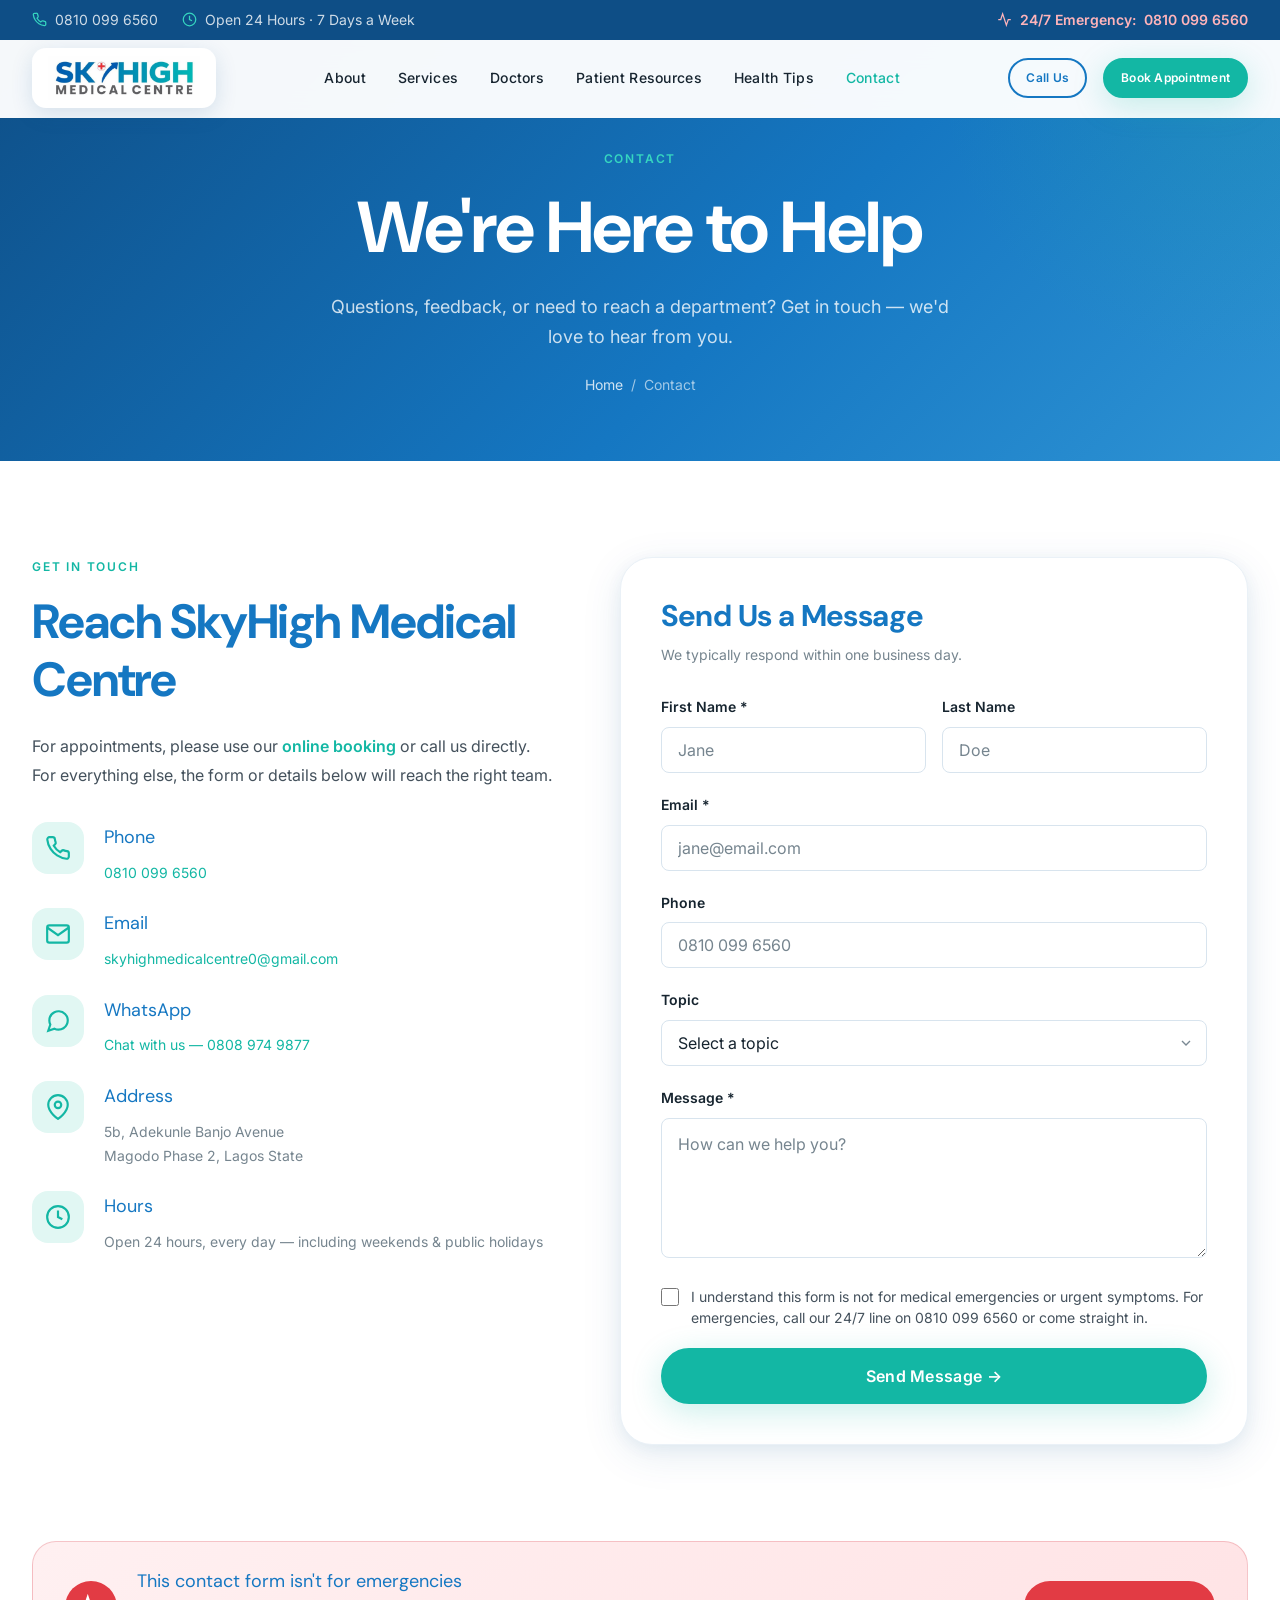
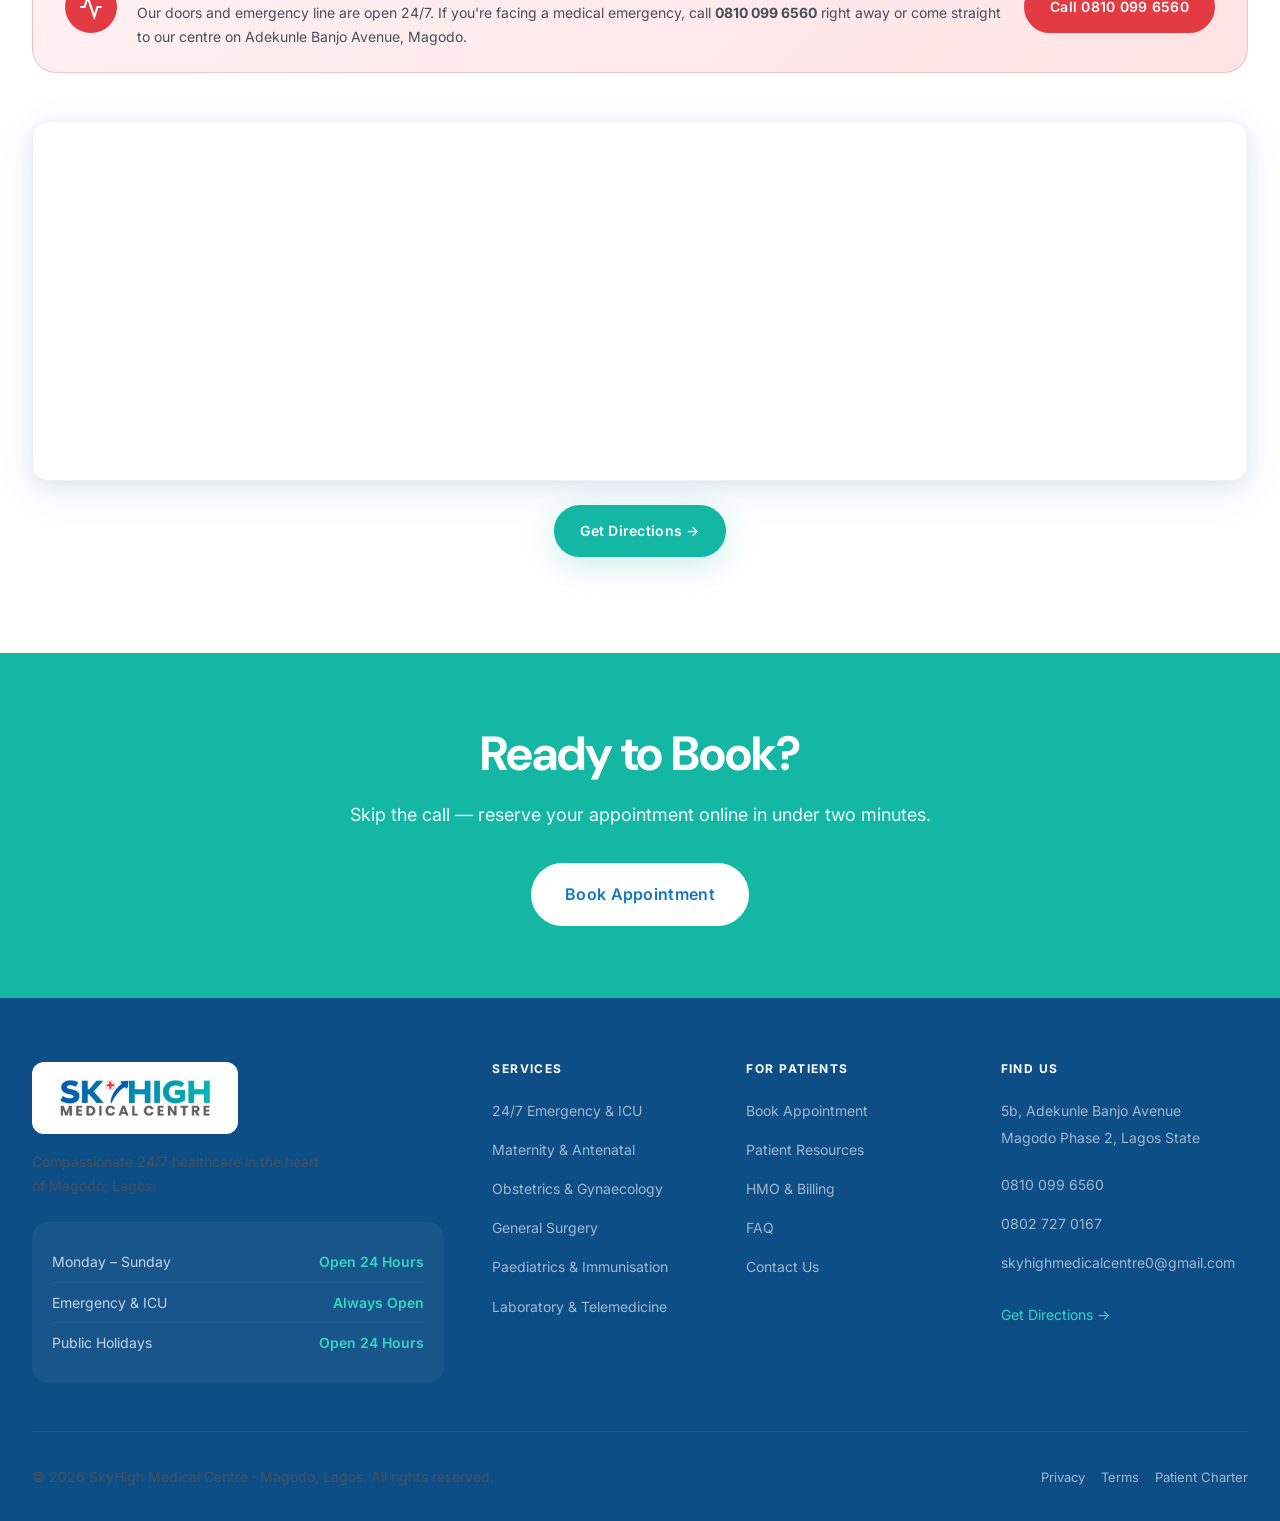
<file: contact.html>
<!DOCTYPE html>
<html lang="en">
<head>
  <meta charset="UTF-8" />
  <meta name="viewport" content="width=device-width, initial-scale=1.0" />
  <meta name="description" content="Contact SkyHigh Medical Centre — call, email, visit, or send us a message. Find our location, hours, and directions." />
  <meta name="theme-color" content="#1577C2" />
  <link rel="icon" href="data:image/svg+xml,%3Csvg xmlns='http://www.w3.org/2000/svg' viewBox='0 0 32 32'%3E%3Crect width='32' height='32' rx='8' fill='%231577C2'/%3E%3Cpath d='M13.5 6h5v5.5H24v5h-5.5V22h-5v-5.5H8v-5h5.5z' fill='%23fff'/%3E%3Ccircle cx='24' cy='9' r='3' fill='%2313B7A4'/%3E%3C/svg%3E" />
  <title>Contact Us — SkyHigh Medical Centre</title>
  <link rel="preconnect" href="https://fonts.googleapis.com" />
  <link rel="preconnect" href="https://fonts.gstatic.com" crossorigin />
  <link href="https://fonts.googleapis.com/css2?family=DM+Sans:opsz,wght@9..40,500;9..40,600;9..40,700;9..40,800&family=Inter:wght@400;500;600&display=swap" rel="stylesheet" />
  <link rel="stylesheet" href="css/style.css" />
</head>
<body>

  <div class="topbar"><div class="topbar__inner">
    <div class="topbar__group">
      <span class="topbar__item"><svg viewBox="0 0 24 24" fill="none" stroke-width="2"><path d="M22 16.92v3a2 2 0 01-2.18 2 19.79 19.79 0 01-8.63-3.07 19.5 19.5 0 01-6-6 19.79 19.79 0 01-3.07-8.67A2 2 0 014.11 2h3a2 2 0 012 1.72c.13.96.36 1.9.7 2.81a2 2 0 01-.45 2.11L8.09 9.91a16 16 0 006 6l1.27-1.27a2 2 0 012.11-.45c.91.34 1.85.57 2.81.7A2 2 0 0122 16.92z"/></svg><a href="tel:+2348100996560">0810 099 6560</a></span>
      <span class="topbar__item"><svg viewBox="0 0 24 24" fill="none" stroke-width="2"><circle cx="12" cy="12" r="10"/><path d="M12 6v6l4 2"/></svg>Open 24 Hours · 7 Days a Week</span>
    </div>
    <div class="topbar__group"><span class="topbar__item topbar__item--emergency"><svg viewBox="0 0 24 24" fill="none" stroke-width="2"><path d="M22 12h-4l-3 9L9 3l-3 9H2"/></svg>24/7 Emergency: <a href="tel:+2348100996560">0810 099 6560</a></span></div>
  </div></div>

  <nav class="nav nav--scrolled" id="main-nav" data-transparent="false"><div class="nav__inner">
    <a href="index.html" class="nav__logo nav__logo--chip" aria-label="SkyHigh Medical Centre — home"><img class="nav__logo-img" src="assets/logo-wordmark.jpg" alt="SkyHigh Medical Centre" /></a>
    <ul class="nav__links">
      <li><a href="about.html" class="nav__link">About</a></li>
      <li><a href="services.html" class="nav__link">Services</a></li>
      <li><a href="doctors.html" class="nav__link">Doctors</a></li>
      <li><a href="patient-resources.html" class="nav__link">Patient Resources</a></li>
      <li><a href="health-tips.html" class="nav__link">Health Tips</a></li>
      <li><a href="contact.html" class="nav__link">Contact</a></li>
    </ul>
    <div class="nav__actions">
      <a href="tel:+2348100996560" class="btn btn--secondary btn--sm">Call Us</a>
      <a href="book-appointment.html" class="btn btn--primary btn--sm">Book Appointment</a>
      <button class="nav__menu-btn" id="menu-btn" aria-label="Open menu"><span></span><span></span><span></span></button>
    </div>
  </div></nav>

  <div class="mobile-nav" id="mobile-nav">
    <button class="mobile-nav__close" id="mobile-nav-close" aria-label="Close menu">✕</button>
    <ul class="mobile-nav__links">
      <li><a href="index.html" class="mobile-nav__link">Home</a></li>
      <li><a href="about.html" class="mobile-nav__link">About</a></li>
      <li><a href="services.html" class="mobile-nav__link">Services</a></li>
      <li><a href="doctors.html" class="mobile-nav__link">Doctors</a></li>
      <li><a href="patient-resources.html" class="mobile-nav__link">Patient Resources</a></li>
      <li><a href="health-tips.html" class="mobile-nav__link">Health Tips</a></li>
      <li><a href="contact.html" class="mobile-nav__link">Contact</a></li>
      <li><a href="book-appointment.html" class="mobile-nav__link mobile-nav__link--cta">Book Appointment</a></li>
    </ul>
  </div>

  <header class="page-hero">
    <span class="page-hero__label">Contact</span>
    <h1 class="page-hero__title">We're Here to Help</h1>
    <p class="page-hero__subtitle">Questions, feedback, or need to reach a department? Get in touch — we'd love to hear from you.</p>
    <div class="breadcrumb"><a href="index.html">Home</a> <span>/</span> <span>Contact</span></div>
  </header>

  <main>
    <!-- CONTACT GRID -->
    <section class="section">
      <div class="container">
        <div style="display:grid;grid-template-columns:1fr 1.2fr;gap:64px;align-items:start;">

          <!-- Info -->
          <div class="reveal">
            <span class="section-header__label">Get in Touch</span>
            <h2 style="margin-bottom:24px;">Reach SkyHigh Medical Centre</h2>
            <p style="margin-bottom:32px;">For appointments, please use our <a href="book-appointment.html" style="color:var(--color-accent);font-weight:600;">online booking</a> or call us directly. For everything else, the form or details below will reach the right team.</p>

            <div style="display:flex;flex-direction:column;gap:24px;">
              <div class="feature"><div class="feature__icon"><svg viewBox="0 0 24 24" stroke-width="2" fill="none"><path d="M22 16.92v3a2 2 0 01-2.18 2 19.79 19.79 0 01-8.63-3.07 19.5 19.5 0 01-6-6 19.79 19.79 0 01-3.07-8.67A2 2 0 014.11 2h3a2 2 0 012 1.72c.13.96.36 1.9.7 2.81a2 2 0 01-.45 2.11L8.09 9.91a16 16 0 006 6l1.27-1.27a2 2 0 012.11-.45c.91.34 1.85.57 2.81.7A2 2 0 0122 16.92z"/></svg></div><div><div class="feature__title">Phone</div><div class="feature__desc"><a href="tel:+2348100996560" style="color:var(--color-accent);">0810 099 6560</a></div></div></div>
              <div class="feature"><div class="feature__icon"><svg viewBox="0 0 24 24" stroke-width="2" fill="none"><path d="M4 4h16a2 2 0 012 2v12a2 2 0 01-2 2H4a2 2 0 01-2-2V6a2 2 0 012-2z"/><polyline points="22,6 12,13 2,6"/></svg></div><div><div class="feature__title">Email</div><div class="feature__desc"><a href="mailto:skyhighmedicalcentre0@gmail.com" style="color:var(--color-accent);">skyhighmedicalcentre0@gmail.com</a></div></div></div>
              <div class="feature"><div class="feature__icon"><svg viewBox="0 0 24 24" stroke-width="2" fill="none"><path d="M21 11.5a8.38 8.38 0 01-.9 3.8 8.5 8.5 0 01-7.6 4.7 8.38 8.38 0 01-3.8-.9L3 21l1.9-5.7a8.38 8.38 0 01-.9-3.8 8.5 8.5 0 014.7-7.6 8.38 8.38 0 013.8-.9h.5a8.48 8.48 0 018 8v.5z"/></svg></div><div><div class="feature__title">WhatsApp</div><div class="feature__desc"><a href="https://wa.me/2348089749877" target="_blank" rel="noopener" style="color:var(--color-accent);">Chat with us — 0808 974 9877</a></div></div></div>
              <div class="feature"><div class="feature__icon"><svg viewBox="0 0 24 24" stroke-width="2" fill="none"><path d="M21 10c0 7-9 13-9 13s-9-6-9-13a9 9 0 0118 0z"/><circle cx="12" cy="10" r="3"/></svg></div><div><div class="feature__title">Address</div><div class="feature__desc">5b, Adekunle Banjo Avenue<br>Magodo Phase 2, Lagos State</div></div></div>
              <div class="feature"><div class="feature__icon"><svg viewBox="0 0 24 24" stroke-width="2" fill="none"><circle cx="12" cy="12" r="10"/><path d="M12 6v6l4 2"/></svg></div><div><div class="feature__title">Hours</div><div class="feature__desc">Open 24 hours, every day — including weekends &amp; public holidays</div></div></div>
            </div>
          </div>

          <!-- Form -->
          <div class="form-card reveal">
            <h3 style="margin-bottom:8px;">Send Us a Message</h3>
            <p style="font-size:14px;color:var(--color-muted);margin-bottom:28px;">We typically respond within one business day.</p>
            <form id="contact-form">
              <div class="form-row">
                <div class="form-group"><label class="form-label" for="c-fname">First Name *</label><input type="text" id="c-fname" class="form-input" placeholder="Jane" required /></div>
                <div class="form-group"><label class="form-label" for="c-lname">Last Name</label><input type="text" id="c-lname" class="form-input" placeholder="Doe" /></div>
              </div>
              <div class="form-group"><label class="form-label" for="c-email">Email *</label><input type="email" id="c-email" class="form-input" placeholder="jane@email.com" required /></div>
              <div class="form-group"><label class="form-label" for="c-phone">Phone</label><input type="tel" id="c-phone" class="form-input" placeholder="0810 099 6560" /></div>
              <div class="form-group"><label class="form-label" for="c-topic">Topic</label>
                <select id="c-topic" class="form-select">
                  <option value="">Select a topic</option>
                  <option>General enquiry</option>
                  <option>Appointments &amp; bookings</option>
                  <option>HMO &amp; billing</option>
                  <option>Antenatal &amp; maternity</option>
                  <option>Dialysis &amp; ICU enquiry</option>
                  <option>Medical records request</option>
                  <option>Feedback</option>
                  <option>Careers</option>
                </select>
              </div>
              <div class="form-group"><label class="form-label" for="c-message">Message *</label><textarea id="c-message" class="form-textarea" placeholder="How can we help you?" required></textarea></div>
              <label class="form-check" style="margin-bottom:20px;"><input type="checkbox" required /><span class="form-check__label">I understand this form is not for medical emergencies or urgent symptoms. For emergencies, call our 24/7 line on 0810 099 6560 or come straight in.</span></label>
              <button type="submit" class="btn btn--primary btn--full btn--lg">Send Message →</button>
            </form>
          </div>

        </div>
      </div>
    </section>

    <!-- EMERGENCY CALLOUT -->
    <section class="section" style="padding:0 0 48px;">
      <div class="container">
        <div class="callout callout--emergency reveal">
          <div class="callout__icon"><svg viewBox="0 0 24 24" stroke-width="2" fill="none"><path d="M22 12h-4l-3 9L9 3l-3 9H2"/></svg></div>
          <div class="callout__body"><div class="callout__title">This contact form isn't for emergencies</div><div class="callout__text">Our doors and emergency line are open 24/7. If you're facing a medical emergency, call <strong>0810 099 6560</strong> right away or come straight to our centre on Adekunle Banjo Avenue, Magodo.</div></div>
          <a href="tel:+2348100996560" class="btn btn--emergency">Call 0810 099 6560</a>
        </div>
      </div>
    </section>

    <!-- MAP -->
    <section class="section" style="padding-top:0;">
      <div class="container">
        <div class="map-embed reveal">
          <iframe
            src="https://maps.google.com/maps?q=5b%20Adekunle%20Banjo%20Avenue%2C%20Magodo%20Phase%202%2C%20Lagos&t=&z=15&ie=UTF8&iwloc=&output=embed"
            title="SkyHigh Medical Centre — 5b Adekunle Banjo Avenue, Magodo Phase 2, Lagos"
            loading="lazy" referrerpolicy="no-referrer-when-downgrade"
            style="width:100%;height:100%;border:0;display:block;"></iframe>
        </div>
        <div class="text-center mt-6 reveal">
          <a href="https://maps.google.com/?q=SkyHigh+Medical+Centre+Adekunle+Banjo+Avenue+Magodo+Phase+2+Lagos" target="_blank" rel="noopener" class="btn btn--primary">Get Directions →</a>
        </div>
      </div>
    </section>

    <section class="section" style="background:var(--color-accent);padding:72px 0;text-align:center;">
      <div class="container"><div class="reveal" style="max-width:620px;margin:0 auto;">
        <h2 style="color:white;margin-bottom:16px;">Ready to Book?</h2>
        <p style="color:rgba(255,255,255,0.92);font-size:18px;margin-bottom:32px;">Skip the call — reserve your appointment online in under two minutes.</p>
        <a href="book-appointment.html" class="btn btn--white btn--lg">Book Appointment</a>
      </div></div>
    </section>
  </main>

  <footer class="footer"><div class="container">
    <div class="footer__grid">
      <div class="footer__brand">
        <a href="index.html" class="footer__logo footer__logo--chip"><img class="footer__logo-img" src="assets/logo-wordmark.jpg" alt="SkyHigh Medical Centre" /></a>
        <p class="footer__tagline">Compassionate 24/7 healthcare in the heart of Magodo, Lagos.</p>
        <div class="footer__hours">
          <div class="footer__hours-row"><span>Monday – Sunday</span><span>Open 24 Hours</span></div>
          <div class="footer__hours-row"><span>Emergency &amp; ICU</span><span>Always Open</span></div>
          <div class="footer__hours-row"><span>Public Holidays</span><span>Open 24 Hours</span></div>
        </div>
      </div>
      <div><h4 class="footer__col-title">Services</h4><ul class="footer__links">
        <li><a href="services.html" class="footer__link">24/7 Emergency &amp; ICU</a></li>
        <li><a href="services.html" class="footer__link">Maternity &amp; Antenatal</a></li>
        <li><a href="services.html" class="footer__link">Obstetrics &amp; Gynaecology</a></li>
        <li><a href="services.html" class="footer__link">General Surgery</a></li>
        <li><a href="services.html" class="footer__link">Paediatrics &amp; Immunisation</a></li>
        <li><a href="services.html" class="footer__link">Laboratory &amp; Telemedicine</a></li>
      </ul></div>
      <div><h4 class="footer__col-title">For Patients</h4><ul class="footer__links">
        <li><a href="book-appointment.html" class="footer__link">Book Appointment</a></li>
        <li><a href="patient-resources.html" class="footer__link">Patient Resources</a></li>
        <li><a href="patient-resources.html#insurance" class="footer__link">HMO &amp; Billing</a></li>
        <li><a href="patient-resources.html#faq" class="footer__link">FAQ</a></li>
        <li><a href="contact.html" class="footer__link">Contact Us</a></li>
      </ul></div>
      <div><h4 class="footer__col-title">Find Us</h4><ul class="footer__links">
        <li><span class="footer__link" style="cursor:default;color:rgba(255,255,255,0.6);">5b, Adekunle Banjo Avenue<br>Magodo Phase 2, Lagos State</span></li>
        <li style="margin-top:8px;"><a href="tel:+2348100996560" class="footer__link">0810 099 6560</a></li>
        <li><a href="tel:+2348027270167" class="footer__link">0802 727 0167</a></li>
        <li><a href="mailto:skyhighmedicalcentre0@gmail.com" class="footer__link">skyhighmedicalcentre0@gmail.com</a></li>
        <li style="margin-top:12px;"><a href="https://maps.google.com/?q=SkyHigh+Medical+Centre+Adekunle+Banjo+Avenue+Magodo+Phase+2+Lagos" target="_blank" rel="noopener" class="footer__link" style="color:var(--color-accent-light);">Get Directions →</a></li>
      </ul></div>
    </div>
    <div class="footer__bottom"><p>© 2026 SkyHigh Medical Centre · Magodo, Lagos. All rights reserved.</p><div style="display:flex;gap:16px;"><a href="#" class="footer__link" style="font-size:13px;">Privacy</a><a href="#" class="footer__link" style="font-size:13px;">Terms</a><a href="#" class="footer__link" style="font-size:13px;">Patient Charter</a></div></div>
  </div></footer>

  <a href="https://wa.me/2348089749877" class="whatsapp-float" target="_blank" rel="noopener" aria-label="Chat on WhatsApp"><svg viewBox="0 0 24 24" xmlns="http://www.w3.org/2000/svg"><path d="M17.472 14.382c-.297-.149-1.758-.867-2.03-.967-.273-.099-.471-.148-.67.15-.197.297-.767.966-.94 1.164-.173.199-.347.223-.644.075-.297-.15-1.255-.463-2.39-1.475-.883-.788-1.48-1.761-1.653-2.059-.173-.297-.018-.458.13-.606.134-.133.298-.347.446-.52.149-.174.198-.298.298-.497.099-.198.05-.371-.025-.52-.075-.149-.669-1.612-.916-2.207-.242-.579-.487-.5-.669-.51-.173-.008-.371-.01-.57-.01-.198 0-.52.074-.792.372-.272.297-1.04 1.016-1.04 2.479 0 1.462 1.065 2.875 1.213 3.074.149.198 2.096 3.2 5.077 4.487.709.306 1.262.489 1.694.625.712.227 1.36.195 1.871.118.571-.085 1.758-.719 2.006-1.413.248-.694.248-1.289.173-1.413-.074-.124-.272-.198-.57-.347m-5.421 7.403h-.004a9.87 9.87 0 01-5.031-1.378l-.361-.214-3.741.982.998-3.648-.235-.374a9.86 9.86 0 01-1.51-5.26c.001-5.45 4.436-9.884 9.888-9.884 2.64 0 5.122 1.03 6.988 2.898a9.825 9.825 0 012.893 6.994c-.003 5.45-4.437 9.884-9.885 9.884m8.413-18.297A11.815 11.815 0 0012.05 0C5.495 0 .16 5.335.157 11.892c0 2.096.547 4.142 1.588 5.945L.057 24l6.305-1.654a11.882 11.882 0 005.683 1.448h.005c6.554 0 11.89-5.335 11.893-11.893a11.821 11.821 0 00-3.48-8.413z"/></svg></a>

  <script src="js/main.js"></script>
</body>
</html>
</file>
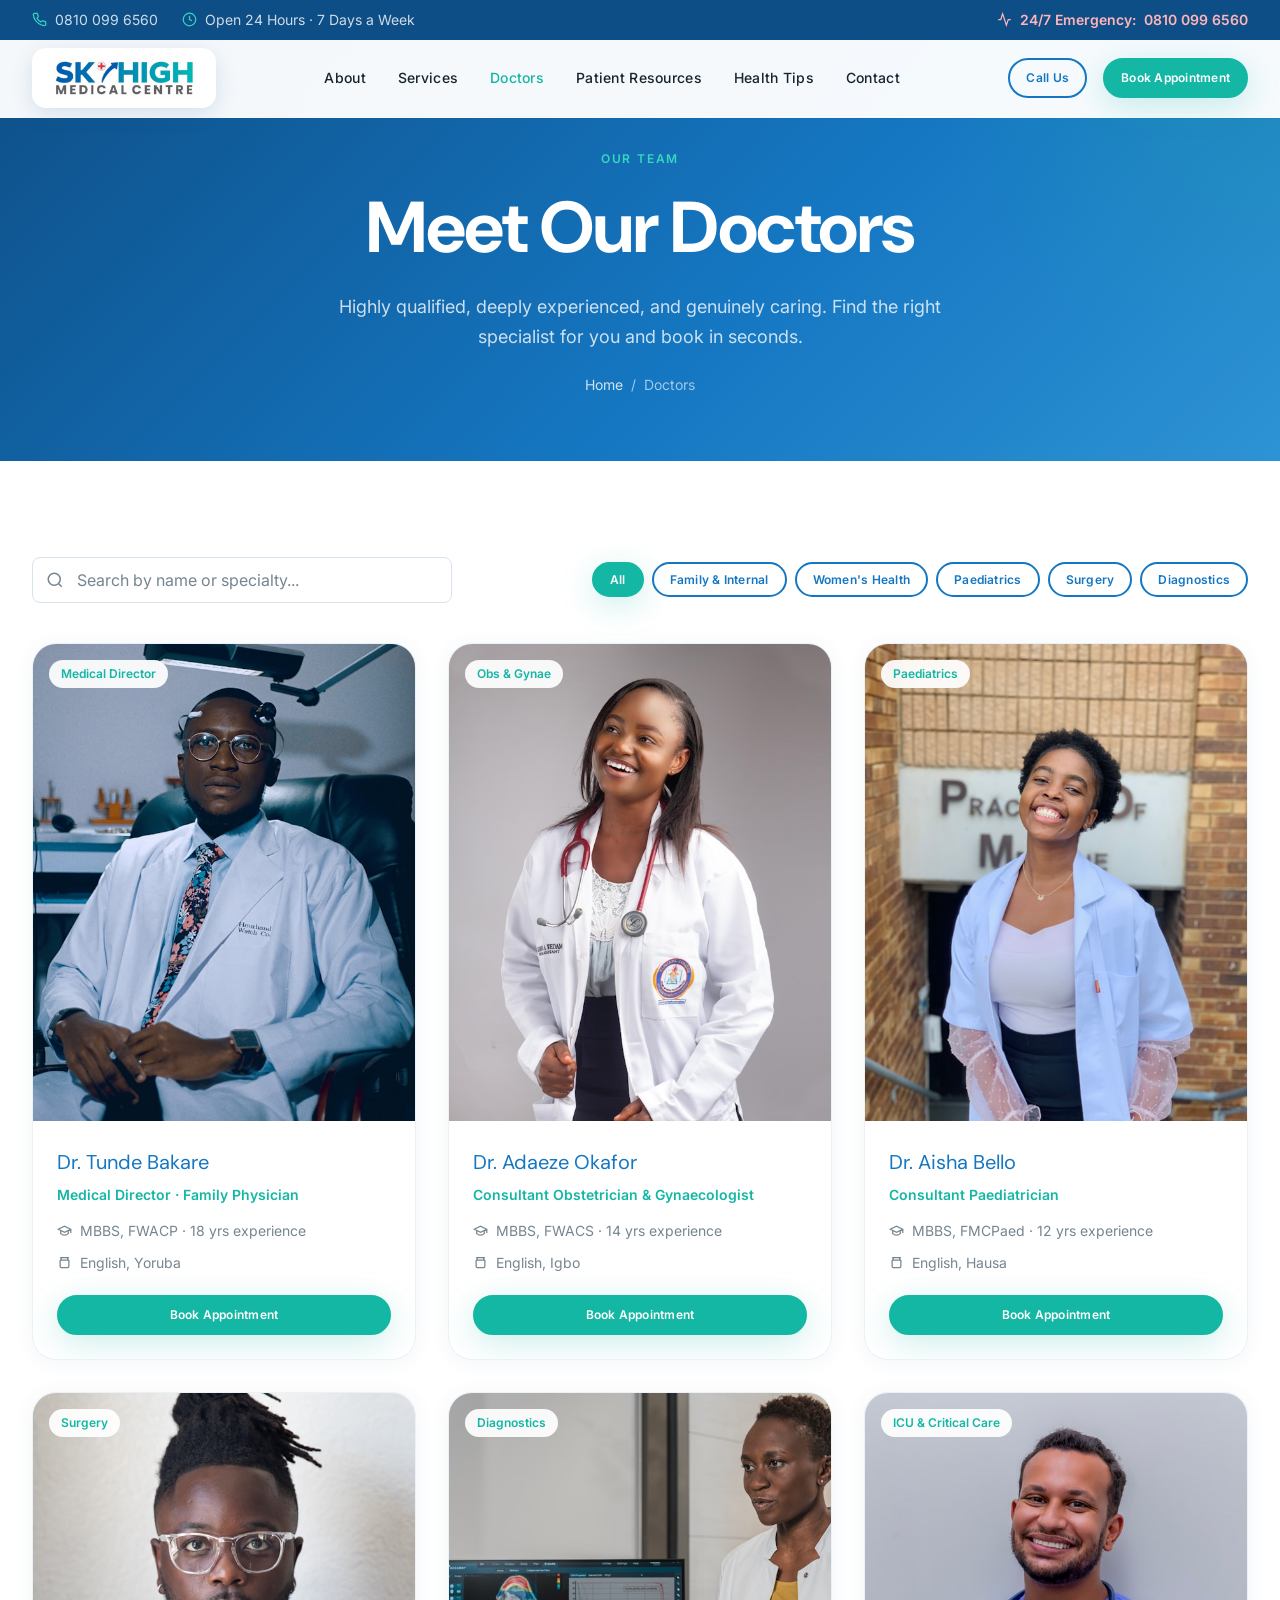
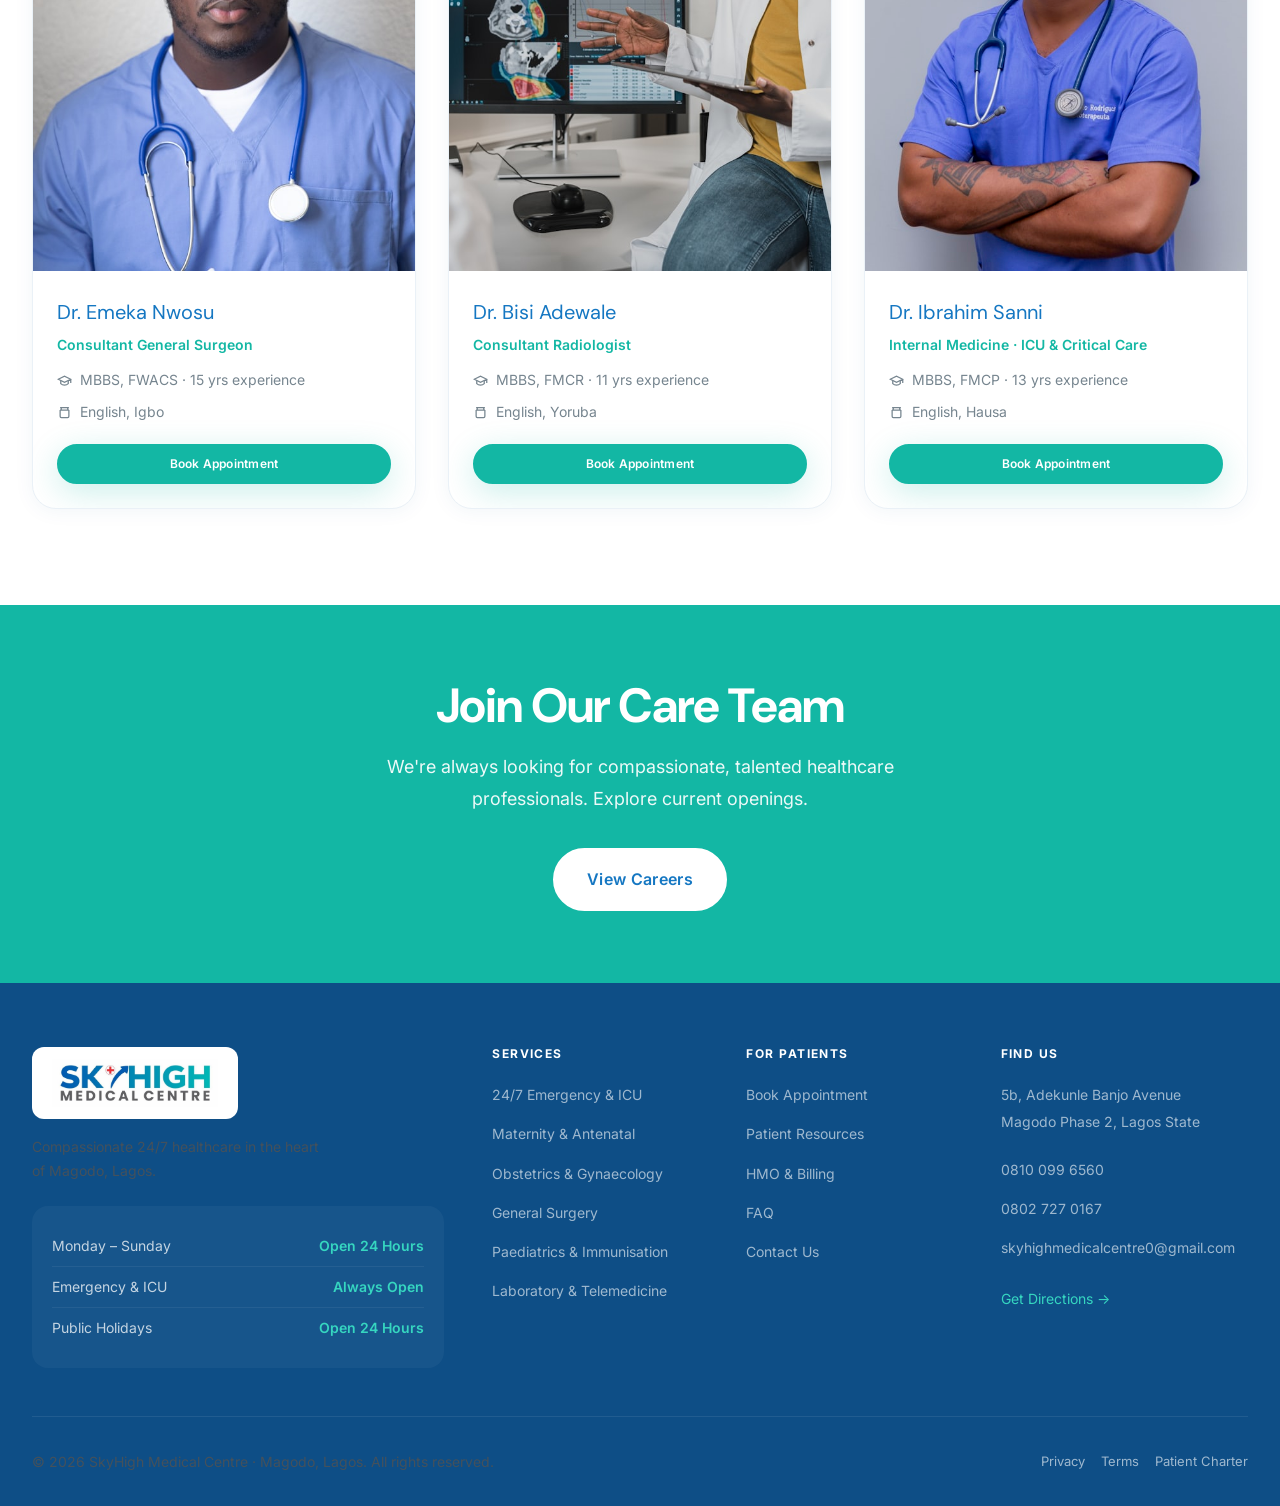
<file: doctors.html>
<!DOCTYPE html>
<html lang="en">
<head>
  <meta charset="UTF-8" />
  <meta name="viewport" content="width=device-width, initial-scale=1.0" />
  <meta name="description" content="Meet the experienced doctors and specialists at SkyHigh Medical Centre, Magodo. Search by name or specialty and book your appointment directly." />
  <meta name="theme-color" content="#1577C2" />
  <link rel="icon" href="data:image/svg+xml,%3Csvg xmlns='http://www.w3.org/2000/svg' viewBox='0 0 32 32'%3E%3Crect width='32' height='32' rx='8' fill='%231577C2'/%3E%3Cpath d='M13.5 6h5v5.5H24v5h-5.5V22h-5v-5.5H8v-5h5.5z' fill='%23fff'/%3E%3Ccircle cx='24' cy='9' r='3' fill='%2313B7A4'/%3E%3C/svg%3E" />
  <title>Our Doctors — SkyHigh Medical Centre</title>
  <link rel="preconnect" href="https://fonts.googleapis.com" />
  <link rel="preconnect" href="https://fonts.gstatic.com" crossorigin />
  <link href="https://fonts.googleapis.com/css2?family=DM+Sans:opsz,wght@9..40,500;9..40,600;9..40,700;9..40,800&family=Inter:wght@400;500;600&display=swap" rel="stylesheet" />
  <link rel="stylesheet" href="css/style.css" />
</head>
<body>

  <div class="topbar"><div class="topbar__inner">
    <div class="topbar__group">
      <span class="topbar__item"><svg viewBox="0 0 24 24" fill="none" stroke-width="2"><path d="M22 16.92v3a2 2 0 01-2.18 2 19.79 19.79 0 01-8.63-3.07 19.5 19.5 0 01-6-6 19.79 19.79 0 01-3.07-8.67A2 2 0 014.11 2h3a2 2 0 012 1.72c.13.96.36 1.9.7 2.81a2 2 0 01-.45 2.11L8.09 9.91a16 16 0 006 6l1.27-1.27a2 2 0 012.11-.45c.91.34 1.85.57 2.81.7A2 2 0 0122 16.92z"/></svg><a href="tel:+2348100996560">0810 099 6560</a></span>
      <span class="topbar__item"><svg viewBox="0 0 24 24" fill="none" stroke-width="2"><circle cx="12" cy="12" r="10"/><path d="M12 6v6l4 2"/></svg>Open 24 Hours · 7 Days a Week</span>
    </div>
    <div class="topbar__group"><span class="topbar__item topbar__item--emergency"><svg viewBox="0 0 24 24" fill="none" stroke-width="2"><path d="M22 12h-4l-3 9L9 3l-3 9H2"/></svg>24/7 Emergency: <a href="tel:+2348100996560">0810 099 6560</a></span></div>
  </div></div>

  <nav class="nav nav--scrolled" id="main-nav" data-transparent="false"><div class="nav__inner">
    <a href="index.html" class="nav__logo nav__logo--chip" aria-label="SkyHigh Medical Centre — home"><img class="nav__logo-img" src="assets/logo-wordmark.jpg" alt="SkyHigh Medical Centre" /></a>
    <ul class="nav__links">
      <li><a href="about.html" class="nav__link">About</a></li>
      <li><a href="services.html" class="nav__link">Services</a></li>
      <li><a href="doctors.html" class="nav__link">Doctors</a></li>
      <li><a href="patient-resources.html" class="nav__link">Patient Resources</a></li>
      <li><a href="health-tips.html" class="nav__link">Health Tips</a></li>
      <li><a href="contact.html" class="nav__link">Contact</a></li>
    </ul>
    <div class="nav__actions">
      <a href="tel:+2348100996560" class="btn btn--secondary btn--sm">Call Us</a>
      <a href="book-appointment.html" class="btn btn--primary btn--sm">Book Appointment</a>
      <button class="nav__menu-btn" id="menu-btn" aria-label="Open menu"><span></span><span></span><span></span></button>
    </div>
  </div></nav>

  <div class="mobile-nav" id="mobile-nav">
    <button class="mobile-nav__close" id="mobile-nav-close" aria-label="Close menu">✕</button>
    <ul class="mobile-nav__links">
      <li><a href="index.html" class="mobile-nav__link">Home</a></li>
      <li><a href="about.html" class="mobile-nav__link">About</a></li>
      <li><a href="services.html" class="mobile-nav__link">Services</a></li>
      <li><a href="doctors.html" class="mobile-nav__link">Doctors</a></li>
      <li><a href="patient-resources.html" class="mobile-nav__link">Patient Resources</a></li>
      <li><a href="health-tips.html" class="mobile-nav__link">Health Tips</a></li>
      <li><a href="contact.html" class="mobile-nav__link">Contact</a></li>
      <li><a href="book-appointment.html" class="mobile-nav__link mobile-nav__link--cta">Book Appointment</a></li>
    </ul>
  </div>

  <header class="page-hero">
    <span class="page-hero__label">Our Team</span>
    <h1 class="page-hero__title">Meet Our Doctors</h1>
    <p class="page-hero__subtitle">Highly qualified, deeply experienced, and genuinely caring. Find the right specialist for you and book in seconds.</p>
    <div class="breadcrumb"><a href="index.html">Home</a> <span>/</span> <span>Doctors</span></div>
  </header>

  <main>
    <section class="section">
      <div class="container">

        <!-- Search + filter -->
        <div class="reveal" style="display:flex;gap:16px;flex-wrap:wrap;align-items:center;justify-content:space-between;margin-bottom:40px;">
          <div style="position:relative;flex:1;min-width:260px;max-width:420px;">
            <input type="text" id="doctor-search" class="form-input" placeholder="Search by name or specialty..." style="padding-left:44px;" />
            <svg style="position:absolute;left:14px;top:50%;transform:translateY(-50%);width:18px;height:18px;stroke:var(--color-muted);fill:none;" viewBox="0 0 24 24" stroke-width="2"><circle cx="11" cy="11" r="8"/><line x1="21" y1="21" x2="16.65" y2="16.65"/></svg>
          </div>
          <div style="display:flex;gap:8px;flex-wrap:wrap;">
            <button class="btn btn--primary btn--sm" data-filter="all">All</button>
            <button class="btn btn--secondary btn--sm" data-filter="family">Family &amp; Internal</button>
            <button class="btn btn--secondary btn--sm" data-filter="women">Women's Health</button>
            <button class="btn btn--secondary btn--sm" data-filter="paediatrics">Paediatrics</button>
            <button class="btn btn--secondary btn--sm" data-filter="surgery">Surgery</button>
            <button class="btn btn--secondary btn--sm" data-filter="diagnostics">Diagnostics</button>
          </div>
        </div>

        <!-- Doctors grid -->
        <div class="grid grid-3 reveal">

          <div class="doctor-card" data-category="family">
            <div class="doctor-card__photo-wrap"><img data-fade class="doctor-card__photo" src="assets/doctor-3.jpg" alt="Dr. Tunde Bakare" loading="lazy" /><span class="doctor-card__badge">Medical Director</span></div>
            <div class="doctor-card__body">
              <div class="doctor-card__name">Dr. Tunde Bakare</div>
              <div class="doctor-card__specialty">Medical Director · Family Physician</div>
              <div class="doctor-card__meta">
                <span><svg viewBox="0 0 24 24" stroke-width="2"><path d="M22 10v6M2 10l10-5 10 5-10 5z"/><path d="M6 12v5c3 3 9 3 12 0v-5"/></svg>MBBS, FWACP · 18 yrs experience</span>
                <span><svg viewBox="0 0 24 24" stroke-width="2"><path d="M5 8h14M5 8a2 2 0 100-4h14a2 2 0 100 4M5 8v10a2 2 0 002 2h10a2 2 0 002-2V8"/></svg>English, Yoruba</span>
              </div>
              <a href="book-appointment.html" class="btn btn--primary btn--sm btn--full">Book Appointment</a>
            </div>
          </div>

          <div class="doctor-card" data-category="women">
            <div class="doctor-card__photo-wrap"><img data-fade class="doctor-card__photo" src="assets/doctor-1.jpg" alt="Dr. Adaeze Okafor" loading="lazy" /><span class="doctor-card__badge">Obs &amp; Gynae</span></div>
            <div class="doctor-card__body">
              <div class="doctor-card__name">Dr. Adaeze Okafor</div>
              <div class="doctor-card__specialty">Consultant Obstetrician &amp; Gynaecologist</div>
              <div class="doctor-card__meta">
                <span><svg viewBox="0 0 24 24" stroke-width="2"><path d="M22 10v6M2 10l10-5 10 5-10 5z"/><path d="M6 12v5c3 3 9 3 12 0v-5"/></svg>MBBS, FWACS · 14 yrs experience</span>
                <span><svg viewBox="0 0 24 24" stroke-width="2"><path d="M5 8h14M5 8a2 2 0 100-4h14a2 2 0 100 4M5 8v10a2 2 0 002 2h10a2 2 0 002-2V8"/></svg>English, Igbo</span>
              </div>
              <a href="book-appointment.html" class="btn btn--primary btn--sm btn--full">Book Appointment</a>
            </div>
          </div>

          <div class="doctor-card" data-category="paediatrics">
            <div class="doctor-card__photo-wrap"><img data-fade class="doctor-card__photo" src="assets/doctor-2.jpg" alt="Dr. Aisha Bello" loading="lazy" /><span class="doctor-card__badge">Paediatrics</span></div>
            <div class="doctor-card__body">
              <div class="doctor-card__name">Dr. Aisha Bello</div>
              <div class="doctor-card__specialty">Consultant Paediatrician</div>
              <div class="doctor-card__meta">
                <span><svg viewBox="0 0 24 24" stroke-width="2"><path d="M22 10v6M2 10l10-5 10 5-10 5z"/><path d="M6 12v5c3 3 9 3 12 0v-5"/></svg>MBBS, FMCPaed · 12 yrs experience</span>
                <span><svg viewBox="0 0 24 24" stroke-width="2"><path d="M5 8h14M5 8a2 2 0 100-4h14a2 2 0 100 4M5 8v10a2 2 0 002 2h10a2 2 0 002-2V8"/></svg>English, Hausa</span>
              </div>
              <a href="book-appointment.html" class="btn btn--primary btn--sm btn--full">Book Appointment</a>
            </div>
          </div>

          <div class="doctor-card" data-category="surgery">
            <div class="doctor-card__photo-wrap"><img data-fade class="doctor-card__photo" src="assets/doctor-4.jpg" alt="Dr. Emeka Nwosu" loading="lazy" /><span class="doctor-card__badge">Surgery</span></div>
            <div class="doctor-card__body">
              <div class="doctor-card__name">Dr. Emeka Nwosu</div>
              <div class="doctor-card__specialty">Consultant General Surgeon</div>
              <div class="doctor-card__meta">
                <span><svg viewBox="0 0 24 24" stroke-width="2"><path d="M22 10v6M2 10l10-5 10 5-10 5z"/><path d="M6 12v5c3 3 9 3 12 0v-5"/></svg>MBBS, FWACS · 15 yrs experience</span>
                <span><svg viewBox="0 0 24 24" stroke-width="2"><path d="M5 8h14M5 8a2 2 0 100-4h14a2 2 0 100 4M5 8v10a2 2 0 002 2h10a2 2 0 002-2V8"/></svg>English, Igbo</span>
              </div>
              <a href="book-appointment.html" class="btn btn--primary btn--sm btn--full">Book Appointment</a>
            </div>
          </div>

          <div class="doctor-card" data-category="diagnostics">
            <div class="doctor-card__photo-wrap"><img data-fade class="doctor-card__photo" src="assets/doctor-6.jpg" alt="Dr. Bisi Adewale" loading="lazy" /><span class="doctor-card__badge">Diagnostics</span></div>
            <div class="doctor-card__body">
              <div class="doctor-card__name">Dr. Bisi Adewale</div>
              <div class="doctor-card__specialty">Consultant Radiologist</div>
              <div class="doctor-card__meta">
                <span><svg viewBox="0 0 24 24" stroke-width="2"><path d="M22 10v6M2 10l10-5 10 5-10 5z"/><path d="M6 12v5c3 3 9 3 12 0v-5"/></svg>MBBS, FMCR · 11 yrs experience</span>
                <span><svg viewBox="0 0 24 24" stroke-width="2"><path d="M5 8h14M5 8a2 2 0 100-4h14a2 2 0 100 4M5 8v10a2 2 0 002 2h10a2 2 0 002-2V8"/></svg>English, Yoruba</span>
              </div>
              <a href="book-appointment.html" class="btn btn--primary btn--sm btn--full">Book Appointment</a>
            </div>
          </div>

          <div class="doctor-card" data-category="family">
            <div class="doctor-card__photo-wrap"><img data-fade class="doctor-card__photo" src="assets/doctor-5.jpg" alt="Dr. Ibrahim Sanni" loading="lazy" /><span class="doctor-card__badge">ICU &amp; Critical Care</span></div>
            <div class="doctor-card__body">
              <div class="doctor-card__name">Dr. Ibrahim Sanni</div>
              <div class="doctor-card__specialty">Internal Medicine · ICU &amp; Critical Care</div>
              <div class="doctor-card__meta">
                <span><svg viewBox="0 0 24 24" stroke-width="2"><path d="M22 10v6M2 10l10-5 10 5-10 5z"/><path d="M6 12v5c3 3 9 3 12 0v-5"/></svg>MBBS, FMCP · 13 yrs experience</span>
                <span><svg viewBox="0 0 24 24" stroke-width="2"><path d="M5 8h14M5 8a2 2 0 100-4h14a2 2 0 100 4M5 8v10a2 2 0 002 2h10a2 2 0 002-2V8"/></svg>English, Hausa</span>
              </div>
              <a href="book-appointment.html" class="btn btn--primary btn--sm btn--full">Book Appointment</a>
            </div>
          </div>

        </div>
      </div>
    </section>

    <section class="section" style="background:var(--color-accent);padding:72px 0;text-align:center;">
      <div class="container"><div class="reveal" style="max-width:620px;margin:0 auto;">
        <h2 style="color:white;margin-bottom:16px;">Join Our Care Team</h2>
        <p style="color:rgba(255,255,255,0.92);font-size:18px;margin-bottom:32px;">We're always looking for compassionate, talented healthcare professionals. Explore current openings.</p>
        <a href="contact.html" class="btn btn--white btn--lg">View Careers</a>
      </div></div>
    </section>
  </main>

  <footer class="footer"><div class="container">
    <div class="footer__grid">
      <div class="footer__brand">
        <a href="index.html" class="footer__logo footer__logo--chip"><img class="footer__logo-img" src="assets/logo-wordmark.jpg" alt="SkyHigh Medical Centre" /></a>
        <p class="footer__tagline">Compassionate 24/7 healthcare in the heart of Magodo, Lagos.</p>
        <div class="footer__hours">
          <div class="footer__hours-row"><span>Monday – Sunday</span><span>Open 24 Hours</span></div>
          <div class="footer__hours-row"><span>Emergency &amp; ICU</span><span>Always Open</span></div>
          <div class="footer__hours-row"><span>Public Holidays</span><span>Open 24 Hours</span></div>
        </div>
      </div>
      <div><h4 class="footer__col-title">Services</h4><ul class="footer__links">
        <li><a href="services.html" class="footer__link">24/7 Emergency &amp; ICU</a></li>
        <li><a href="services.html" class="footer__link">Maternity &amp; Antenatal</a></li>
        <li><a href="services.html" class="footer__link">Obstetrics &amp; Gynaecology</a></li>
        <li><a href="services.html" class="footer__link">General Surgery</a></li>
        <li><a href="services.html" class="footer__link">Paediatrics &amp; Immunisation</a></li>
        <li><a href="services.html" class="footer__link">Laboratory &amp; Telemedicine</a></li>
      </ul></div>
      <div><h4 class="footer__col-title">For Patients</h4><ul class="footer__links">
        <li><a href="book-appointment.html" class="footer__link">Book Appointment</a></li>
        <li><a href="patient-resources.html" class="footer__link">Patient Resources</a></li>
        <li><a href="patient-resources.html#insurance" class="footer__link">HMO &amp; Billing</a></li>
        <li><a href="patient-resources.html#faq" class="footer__link">FAQ</a></li>
        <li><a href="contact.html" class="footer__link">Contact Us</a></li>
      </ul></div>
      <div><h4 class="footer__col-title">Find Us</h4><ul class="footer__links">
        <li><span class="footer__link" style="cursor:default;color:rgba(255,255,255,0.6);">5b, Adekunle Banjo Avenue<br>Magodo Phase 2, Lagos State</span></li>
        <li style="margin-top:8px;"><a href="tel:+2348100996560" class="footer__link">0810 099 6560</a></li>
        <li><a href="tel:+2348027270167" class="footer__link">0802 727 0167</a></li>
        <li><a href="mailto:skyhighmedicalcentre0@gmail.com" class="footer__link">skyhighmedicalcentre0@gmail.com</a></li>
        <li style="margin-top:12px;"><a href="https://maps.google.com/?q=SkyHigh+Medical+Centre+Adekunle+Banjo+Avenue+Magodo+Phase+2+Lagos" target="_blank" rel="noopener" class="footer__link" style="color:var(--color-accent-light);">Get Directions →</a></li>
      </ul></div>
    </div>
    <div class="footer__bottom"><p>© 2026 SkyHigh Medical Centre · Magodo, Lagos. All rights reserved.</p><div style="display:flex;gap:16px;"><a href="#" class="footer__link" style="font-size:13px;">Privacy</a><a href="#" class="footer__link" style="font-size:13px;">Terms</a><a href="#" class="footer__link" style="font-size:13px;">Patient Charter</a></div></div>
  </div></footer>

  <a href="https://wa.me/2348089749877" class="whatsapp-float" target="_blank" rel="noopener" aria-label="Chat on WhatsApp"><svg viewBox="0 0 24 24" xmlns="http://www.w3.org/2000/svg"><path d="M17.472 14.382c-.297-.149-1.758-.867-2.03-.967-.273-.099-.471-.148-.67.15-.197.297-.767.966-.94 1.164-.173.199-.347.223-.644.075-.297-.15-1.255-.463-2.39-1.475-.883-.788-1.48-1.761-1.653-2.059-.173-.297-.018-.458.13-.606.134-.133.298-.347.446-.52.149-.174.198-.298.298-.497.099-.198.05-.371-.025-.52-.075-.149-.669-1.612-.916-2.207-.242-.579-.487-.5-.669-.51-.173-.008-.371-.01-.57-.01-.198 0-.52.074-.792.372-.272.297-1.04 1.016-1.04 2.479 0 1.462 1.065 2.875 1.213 3.074.149.198 2.096 3.2 5.077 4.487.709.306 1.262.489 1.694.625.712.227 1.36.195 1.871.118.571-.085 1.758-.719 2.006-1.413.248-.694.248-1.289.173-1.413-.074-.124-.272-.198-.57-.347m-5.421 7.403h-.004a9.87 9.87 0 01-5.031-1.378l-.361-.214-3.741.982.998-3.648-.235-.374a9.86 9.86 0 01-1.51-5.26c.001-5.45 4.436-9.884 9.888-9.884 2.64 0 5.122 1.03 6.988 2.898a9.825 9.825 0 012.893 6.994c-.003 5.45-4.437 9.884-9.885 9.884m8.413-18.297A11.815 11.815 0 0012.05 0C5.495 0 .16 5.335.157 11.892c0 2.096.547 4.142 1.588 5.945L.057 24l6.305-1.654a11.882 11.882 0 005.683 1.448h.005c6.554 0 11.89-5.335 11.893-11.893a11.821 11.821 0 00-3.48-8.413z"/></svg></a>

  <script src="js/main.js"></script>
</body>
</html>
</file>
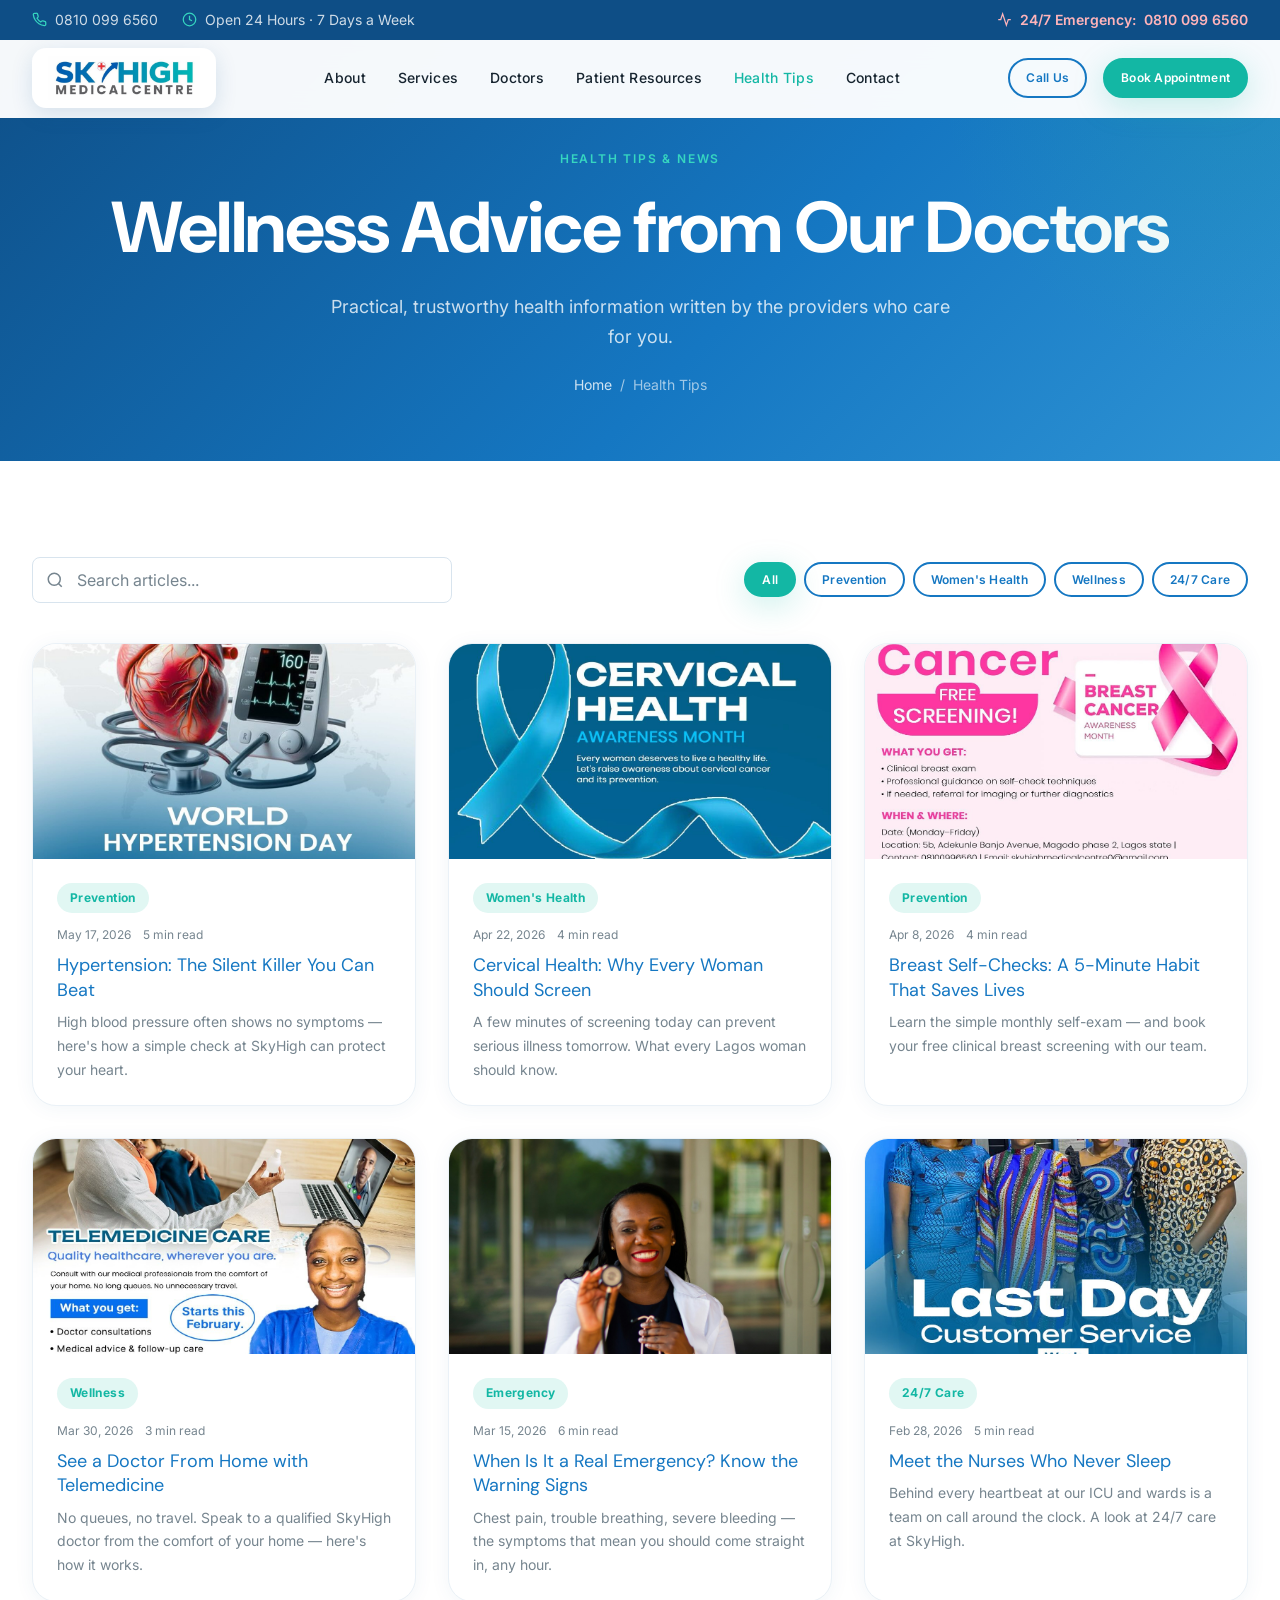
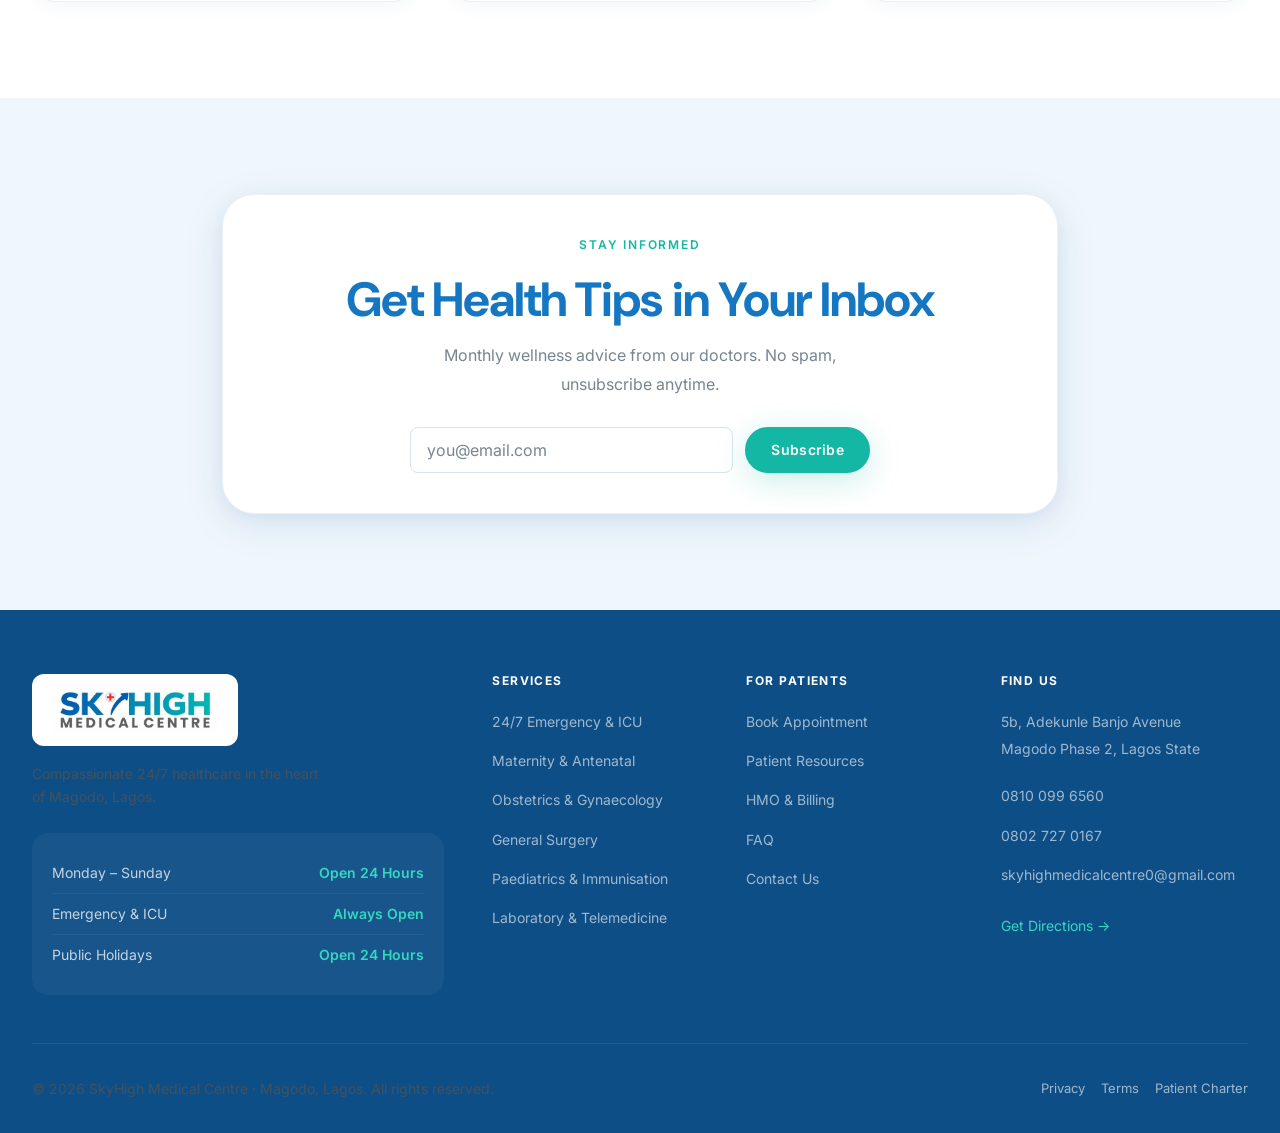
<file: health-tips.html>
<!DOCTYPE html>
<html lang="en">
<head>
  <meta charset="UTF-8" />
  <meta name="viewport" content="width=device-width, initial-scale=1.0" />
  <meta name="description" content="Health tips, wellness advice, and clinic news from the doctors at SkyHigh Medical Centre." />
  <meta name="theme-color" content="#1577C2" />
  <link rel="icon" href="data:image/svg+xml,%3Csvg xmlns='http://www.w3.org/2000/svg' viewBox='0 0 32 32'%3E%3Crect width='32' height='32' rx='8' fill='%231577C2'/%3E%3Cpath d='M13.5 6h5v5.5H24v5h-5.5V22h-5v-5.5H8v-5h5.5z' fill='%23fff'/%3E%3Ccircle cx='24' cy='9' r='3' fill='%2313B7A4'/%3E%3C/svg%3E" />
  <title>Health Tips & News — SkyHigh Medical Centre</title>
  <link rel="preconnect" href="https://fonts.googleapis.com" />
  <link rel="preconnect" href="https://fonts.gstatic.com" crossorigin />
  <link href="https://fonts.googleapis.com/css2?family=DM+Sans:opsz,wght@9..40,500;9..40,600;9..40,700;9..40,800&family=Inter:wght@400;500;600&display=swap" rel="stylesheet" />
  <link rel="stylesheet" href="css/style.css" />
</head>
<body>

  <div class="topbar"><div class="topbar__inner">
    <div class="topbar__group">
      <span class="topbar__item"><svg viewBox="0 0 24 24" fill="none" stroke-width="2"><path d="M22 16.92v3a2 2 0 01-2.18 2 19.79 19.79 0 01-8.63-3.07 19.5 19.5 0 01-6-6 19.79 19.79 0 01-3.07-8.67A2 2 0 014.11 2h3a2 2 0 012 1.72c.13.96.36 1.9.7 2.81a2 2 0 01-.45 2.11L8.09 9.91a16 16 0 006 6l1.27-1.27a2 2 0 012.11-.45c.91.34 1.85.57 2.81.7A2 2 0 0122 16.92z"/></svg><a href="tel:+2348100996560">0810 099 6560</a></span>
      <span class="topbar__item"><svg viewBox="0 0 24 24" fill="none" stroke-width="2"><circle cx="12" cy="12" r="10"/><path d="M12 6v6l4 2"/></svg>Open 24 Hours · 7 Days a Week</span>
    </div>
    <div class="topbar__group"><span class="topbar__item topbar__item--emergency"><svg viewBox="0 0 24 24" fill="none" stroke-width="2"><path d="M22 12h-4l-3 9L9 3l-3 9H2"/></svg>24/7 Emergency: <a href="tel:+2348100996560">0810 099 6560</a></span></div>
  </div></div>

  <nav class="nav nav--scrolled" id="main-nav" data-transparent="false"><div class="nav__inner">
    <a href="index.html" class="nav__logo nav__logo--chip" aria-label="SkyHigh Medical Centre — home"><img class="nav__logo-img" src="assets/logo-wordmark.jpg" alt="SkyHigh Medical Centre" /></a>
    <ul class="nav__links">
      <li><a href="about.html" class="nav__link">About</a></li>
      <li><a href="services.html" class="nav__link">Services</a></li>
      <li><a href="doctors.html" class="nav__link">Doctors</a></li>
      <li><a href="patient-resources.html" class="nav__link">Patient Resources</a></li>
      <li><a href="health-tips.html" class="nav__link">Health Tips</a></li>
      <li><a href="contact.html" class="nav__link">Contact</a></li>
    </ul>
    <div class="nav__actions">
      <a href="tel:+2348100996560" class="btn btn--secondary btn--sm">Call Us</a>
      <a href="book-appointment.html" class="btn btn--primary btn--sm">Book Appointment</a>
      <button class="nav__menu-btn" id="menu-btn" aria-label="Open menu"><span></span><span></span><span></span></button>
    </div>
  </div></nav>

  <div class="mobile-nav" id="mobile-nav">
    <button class="mobile-nav__close" id="mobile-nav-close" aria-label="Close menu">✕</button>
    <ul class="mobile-nav__links">
      <li><a href="index.html" class="mobile-nav__link">Home</a></li>
      <li><a href="about.html" class="mobile-nav__link">About</a></li>
      <li><a href="services.html" class="mobile-nav__link">Services</a></li>
      <li><a href="doctors.html" class="mobile-nav__link">Doctors</a></li>
      <li><a href="patient-resources.html" class="mobile-nav__link">Patient Resources</a></li>
      <li><a href="health-tips.html" class="mobile-nav__link">Health Tips</a></li>
      <li><a href="contact.html" class="mobile-nav__link">Contact</a></li>
      <li><a href="book-appointment.html" class="mobile-nav__link mobile-nav__link--cta">Book Appointment</a></li>
    </ul>
  </div>

  <header class="page-hero">
    <span class="page-hero__label">Health Tips & News</span>
    <h1 class="page-hero__title">Wellness Advice from Our Doctors</h1>
    <p class="page-hero__subtitle">Practical, trustworthy health information written by the providers who care for you.</p>
    <div class="breadcrumb"><a href="index.html">Home</a> <span>/</span> <span>Health Tips</span></div>
  </header>

  <main>
    <section class="section">
      <div class="container">

        <!-- Search + filter -->
        <div class="reveal" style="display:flex;gap:16px;flex-wrap:wrap;align-items:center;justify-content:space-between;margin-bottom:40px;">
          <div style="position:relative;flex:1;min-width:260px;max-width:420px;">
            <input type="text" id="article-search" class="form-input" placeholder="Search articles..." style="padding-left:44px;" />
            <svg style="position:absolute;left:14px;top:50%;transform:translateY(-50%);width:18px;height:18px;stroke:var(--color-muted);fill:none;" viewBox="0 0 24 24" stroke-width="2"><circle cx="11" cy="11" r="8"/><line x1="21" y1="21" x2="16.65" y2="16.65"/></svg>
          </div>
          <div style="display:flex;gap:8px;flex-wrap:wrap;">
            <button class="btn btn--primary btn--sm" data-filter="all">All</button>
            <button class="btn btn--secondary btn--sm" data-filter="prevention">Prevention</button>
            <button class="btn btn--secondary btn--sm" data-filter="women">Women's Health</button>
            <button class="btn btn--secondary btn--sm" data-filter="wellness">Wellness</button>
            <button class="btn btn--secondary btn--sm" data-filter="care">24/7 Care</button>
          </div>
        </div>

        <div class="grid grid-3 reveal">
          <a href="#" class="article-card" data-category="prevention"><div class="article-card__thumb"><img data-fade src="assets/tip-hypertension.jpg" alt="Blood pressure monitor and heart" loading="lazy" /></div><div class="article-card__body"><span class="article-card__tag">Prevention</span><div class="article-card__meta"><span>May 17, 2026</span><span>5 min read</span></div><div class="article-card__title">Hypertension: The Silent Killer You Can Beat</div><p class="article-card__excerpt">High blood pressure often shows no symptoms — here's how a simple check at SkyHigh can protect your heart.</p></div></a>
          <a href="#" class="article-card" data-category="women"><div class="article-card__thumb"><img data-fade src="assets/tip-cervical.jpg" alt="Cervical health awareness" loading="lazy" /></div><div class="article-card__body"><span class="article-card__tag">Women's Health</span><div class="article-card__meta"><span>Apr 22, 2026</span><span>4 min read</span></div><div class="article-card__title">Cervical Health: Why Every Woman Should Screen</div><p class="article-card__excerpt">A few minutes of screening today can prevent serious illness tomorrow. What every Lagos woman should know.</p></div></a>
          <a href="#" class="article-card" data-category="women"><div class="article-card__thumb"><img data-fade src="assets/tip-breast.jpg" alt="Breast cancer awareness ribbon" loading="lazy" /></div><div class="article-card__body"><span class="article-card__tag">Prevention</span><div class="article-card__meta"><span>Apr 8, 2026</span><span>4 min read</span></div><div class="article-card__title">Breast Self-Checks: A 5-Minute Habit That Saves Lives</div><p class="article-card__excerpt">Learn the simple monthly self-exam — and book your free clinical breast screening with our team.</p></div></a>
          <a href="#" class="article-card" data-category="wellness"><div class="article-card__thumb"><img data-fade src="assets/telemedicine.jpg" alt="Telemedicine consultation from home" loading="lazy" /></div><div class="article-card__body"><span class="article-card__tag">Wellness</span><div class="article-card__meta"><span>Mar 30, 2026</span><span>3 min read</span></div><div class="article-card__title">See a Doctor From Home with Telemedicine</div><p class="article-card__excerpt">No queues, no travel. Speak to a qualified SkyHigh doctor from the comfort of your home — here's how it works.</p></div></a>
          <a href="#" class="article-card" data-category="care"><div class="article-card__thumb"><img data-fade src="assets/hero.jpg" alt="SkyHigh Medical Centre care" loading="lazy" /></div><div class="article-card__body"><span class="article-card__tag">Emergency</span><div class="article-card__meta"><span>Mar 15, 2026</span><span>6 min read</span></div><div class="article-card__title">When Is It a Real Emergency? Know the Warning Signs</div><p class="article-card__excerpt">Chest pain, trouble breathing, severe bleeding — the symptoms that mean you should come straight in, any hour.</p></div></a>
          <a href="#" class="article-card" data-category="care"><div class="article-card__thumb"><img data-fade src="assets/team.jpg" alt="SkyHigh nursing team" loading="lazy" /></div><div class="article-card__body"><span class="article-card__tag">24/7 Care</span><div class="article-card__meta"><span>Feb 28, 2026</span><span>5 min read</span></div><div class="article-card__title">Meet the Nurses Who Never Sleep</div><p class="article-card__excerpt">Behind every heartbeat at our ICU and wards is a team on call around the clock. A look at 24/7 care at SkyHigh.</p></div></a>
        </div>
      </div>
    </section>

    <!-- NEWSLETTER -->
    <section class="section section--warm">
      <div class="container container--narrow">
        <div class="form-card reveal" style="text-align:center;">
          <span class="section-header__label" style="display:block;">Stay Informed</span>
          <h2 style="margin-bottom:12px;">Get Health Tips in Your Inbox</h2>
          <p style="color:var(--color-muted);margin-bottom:28px;max-width:480px;margin-left:auto;margin-right:auto;">Monthly wellness advice from our doctors. No spam, unsubscribe anytime.</p>
          <form id="newsletter-form" style="display:flex;gap:12px;max-width:460px;margin:0 auto;flex-wrap:wrap;">
            <input type="email" class="form-input" placeholder="you@email.com" required style="flex:1;min-width:200px;" />
            <button type="submit" class="btn btn--primary">Subscribe</button>
          </form>
        </div>
      </div>
    </section>
  </main>

  <footer class="footer"><div class="container">
    <div class="footer__grid">
      <div class="footer__brand">
        <a href="index.html" class="footer__logo footer__logo--chip"><img class="footer__logo-img" src="assets/logo-wordmark.jpg" alt="SkyHigh Medical Centre" /></a>
        <p class="footer__tagline">Compassionate 24/7 healthcare in the heart of Magodo, Lagos.</p>
        <div class="footer__hours">
          <div class="footer__hours-row"><span>Monday – Sunday</span><span>Open 24 Hours</span></div>
          <div class="footer__hours-row"><span>Emergency &amp; ICU</span><span>Always Open</span></div>
          <div class="footer__hours-row"><span>Public Holidays</span><span>Open 24 Hours</span></div>
        </div>
      </div>
      <div><h4 class="footer__col-title">Services</h4><ul class="footer__links">
        <li><a href="services.html" class="footer__link">24/7 Emergency &amp; ICU</a></li>
        <li><a href="services.html" class="footer__link">Maternity &amp; Antenatal</a></li>
        <li><a href="services.html" class="footer__link">Obstetrics &amp; Gynaecology</a></li>
        <li><a href="services.html" class="footer__link">General Surgery</a></li>
        <li><a href="services.html" class="footer__link">Paediatrics &amp; Immunisation</a></li>
        <li><a href="services.html" class="footer__link">Laboratory &amp; Telemedicine</a></li>
      </ul></div>
      <div><h4 class="footer__col-title">For Patients</h4><ul class="footer__links">
        <li><a href="book-appointment.html" class="footer__link">Book Appointment</a></li>
        <li><a href="patient-resources.html" class="footer__link">Patient Resources</a></li>
        <li><a href="patient-resources.html#insurance" class="footer__link">HMO &amp; Billing</a></li>
        <li><a href="patient-resources.html#faq" class="footer__link">FAQ</a></li>
        <li><a href="contact.html" class="footer__link">Contact Us</a></li>
      </ul></div>
      <div><h4 class="footer__col-title">Find Us</h4><ul class="footer__links">
        <li><span class="footer__link" style="cursor:default;color:rgba(255,255,255,0.6);">5b, Adekunle Banjo Avenue<br>Magodo Phase 2, Lagos State</span></li>
        <li style="margin-top:8px;"><a href="tel:+2348100996560" class="footer__link">0810 099 6560</a></li>
        <li><a href="tel:+2348027270167" class="footer__link">0802 727 0167</a></li>
        <li><a href="mailto:skyhighmedicalcentre0@gmail.com" class="footer__link">skyhighmedicalcentre0@gmail.com</a></li>
        <li style="margin-top:12px;"><a href="https://maps.google.com/?q=SkyHigh+Medical+Centre+Adekunle+Banjo+Avenue+Magodo+Phase+2+Lagos" target="_blank" rel="noopener" class="footer__link" style="color:var(--color-accent-light);">Get Directions →</a></li>
      </ul></div>
    </div>
    <div class="footer__bottom"><p>© 2026 SkyHigh Medical Centre · Magodo, Lagos. All rights reserved.</p><div style="display:flex;gap:16px;"><a href="#" class="footer__link" style="font-size:13px;">Privacy</a><a href="#" class="footer__link" style="font-size:13px;">Terms</a><a href="#" class="footer__link" style="font-size:13px;">Patient Charter</a></div></div>
  </div></footer>

  <a href="https://wa.me/2348089749877" class="whatsapp-float" target="_blank" rel="noopener" aria-label="Chat on WhatsApp"><svg viewBox="0 0 24 24" xmlns="http://www.w3.org/2000/svg"><path d="M17.472 14.382c-.297-.149-1.758-.867-2.03-.967-.273-.099-.471-.148-.67.15-.197.297-.767.966-.94 1.164-.173.199-.347.223-.644.075-.297-.15-1.255-.463-2.39-1.475-.883-.788-1.48-1.761-1.653-2.059-.173-.297-.018-.458.13-.606.134-.133.298-.347.446-.52.149-.174.198-.298.298-.497.099-.198.05-.371-.025-.52-.075-.149-.669-1.612-.916-2.207-.242-.579-.487-.5-.669-.51-.173-.008-.371-.01-.57-.01-.198 0-.52.074-.792.372-.272.297-1.04 1.016-1.04 2.479 0 1.462 1.065 2.875 1.213 3.074.149.198 2.096 3.2 5.077 4.487.709.306 1.262.489 1.694.625.712.227 1.36.195 1.871.118.571-.085 1.758-.719 2.006-1.413.248-.694.248-1.289.173-1.413-.074-.124-.272-.198-.57-.347m-5.421 7.403h-.004a9.87 9.87 0 01-5.031-1.378l-.361-.214-3.741.982.998-3.648-.235-.374a9.86 9.86 0 01-1.51-5.26c.001-5.45 4.436-9.884 9.888-9.884 2.64 0 5.122 1.03 6.988 2.898a9.825 9.825 0 012.893 6.994c-.003 5.45-4.437 9.884-9.885 9.884m8.413-18.297A11.815 11.815 0 0012.05 0C5.495 0 .16 5.335.157 11.892c0 2.096.547 4.142 1.588 5.945L.057 24l6.305-1.654a11.882 11.882 0 005.683 1.448h.005c6.554 0 11.89-5.335 11.893-11.893a11.821 11.821 0 00-3.48-8.413z"/></svg></a>

  <script src="js/main.js"></script>
</body>
</html>
</file>
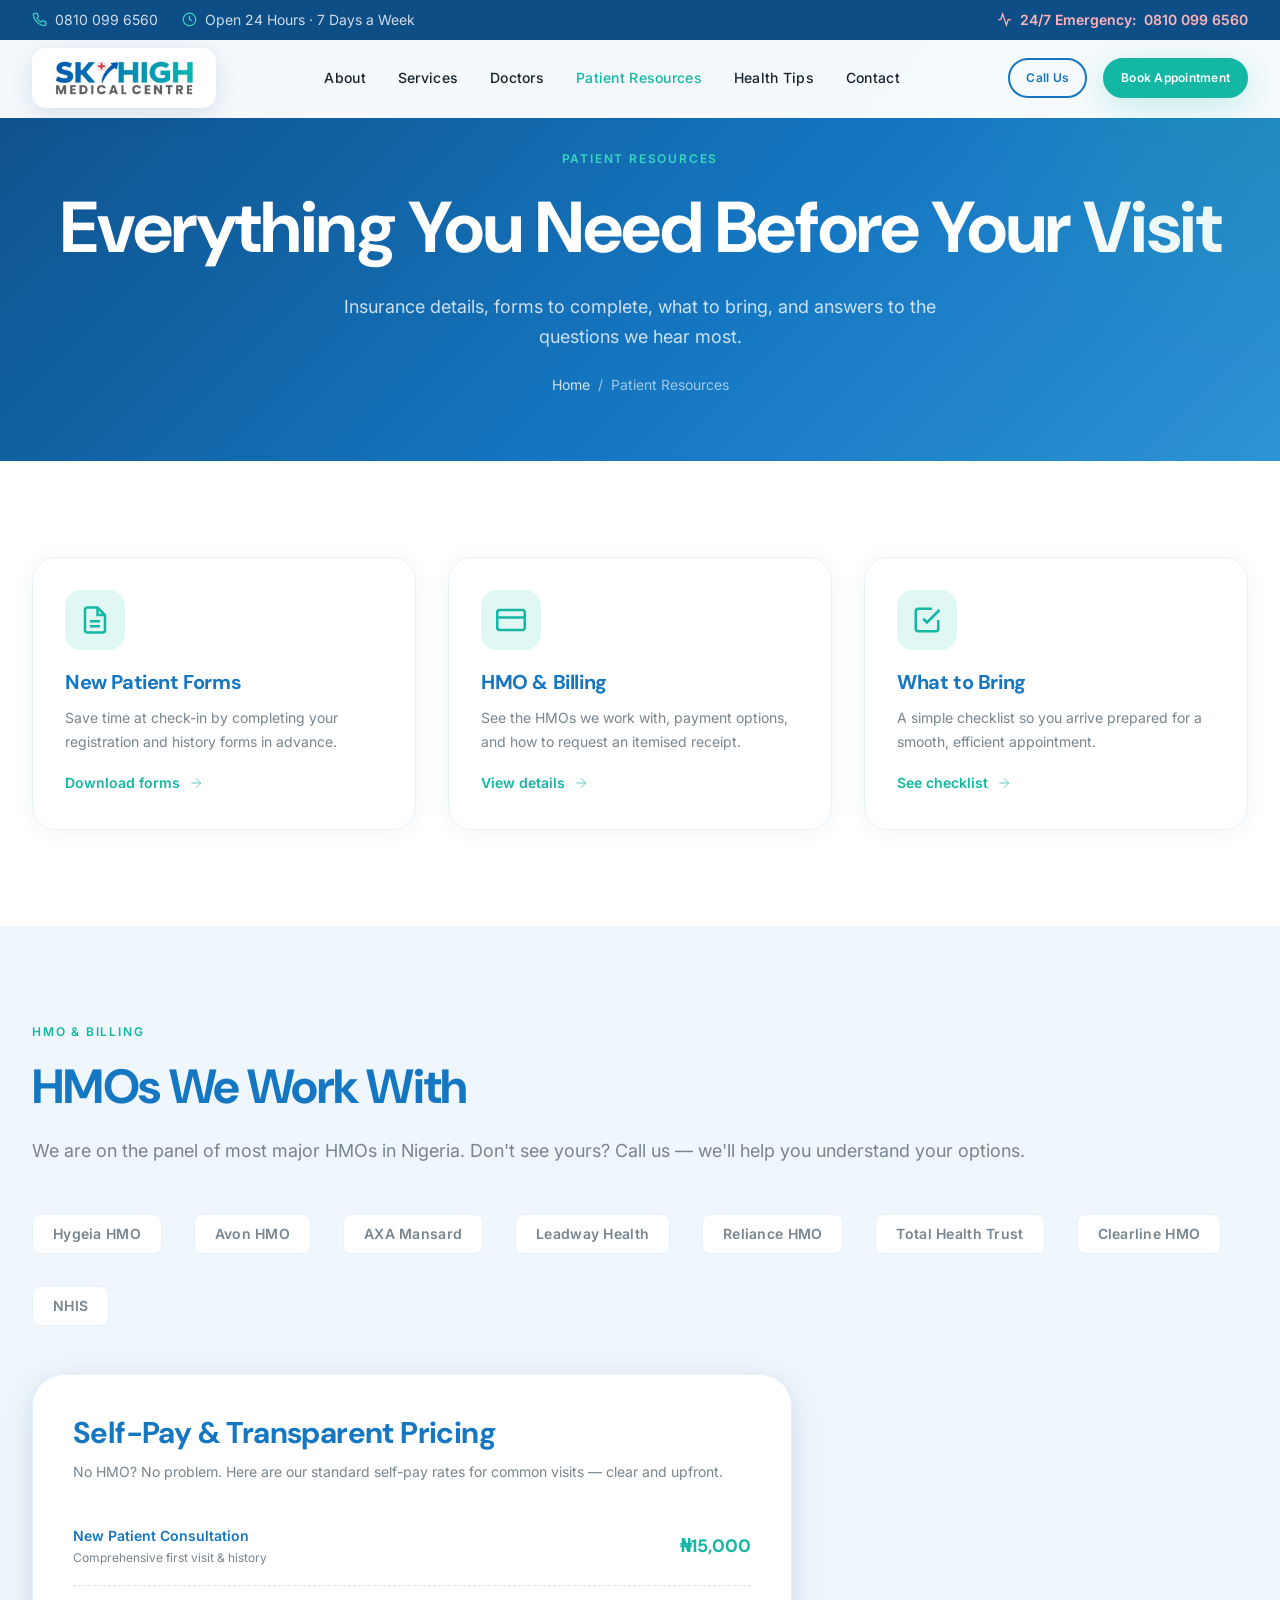
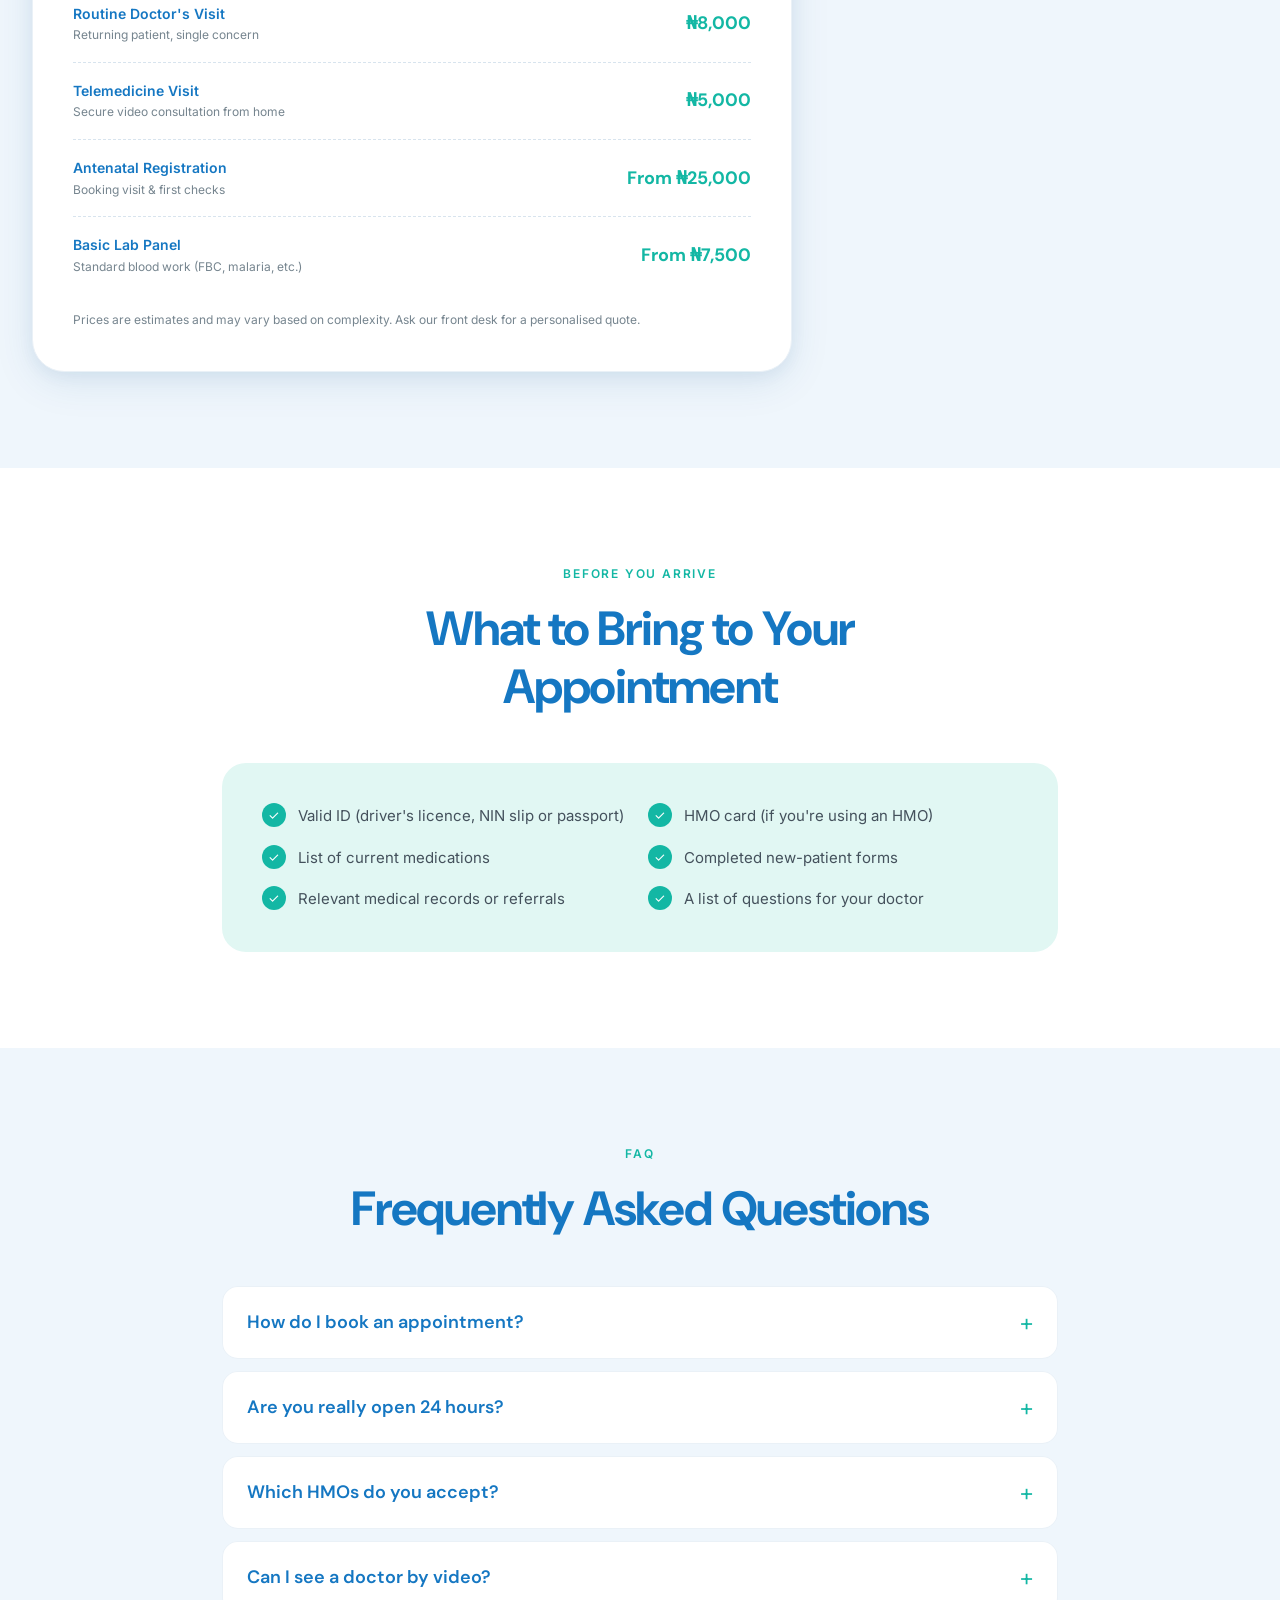
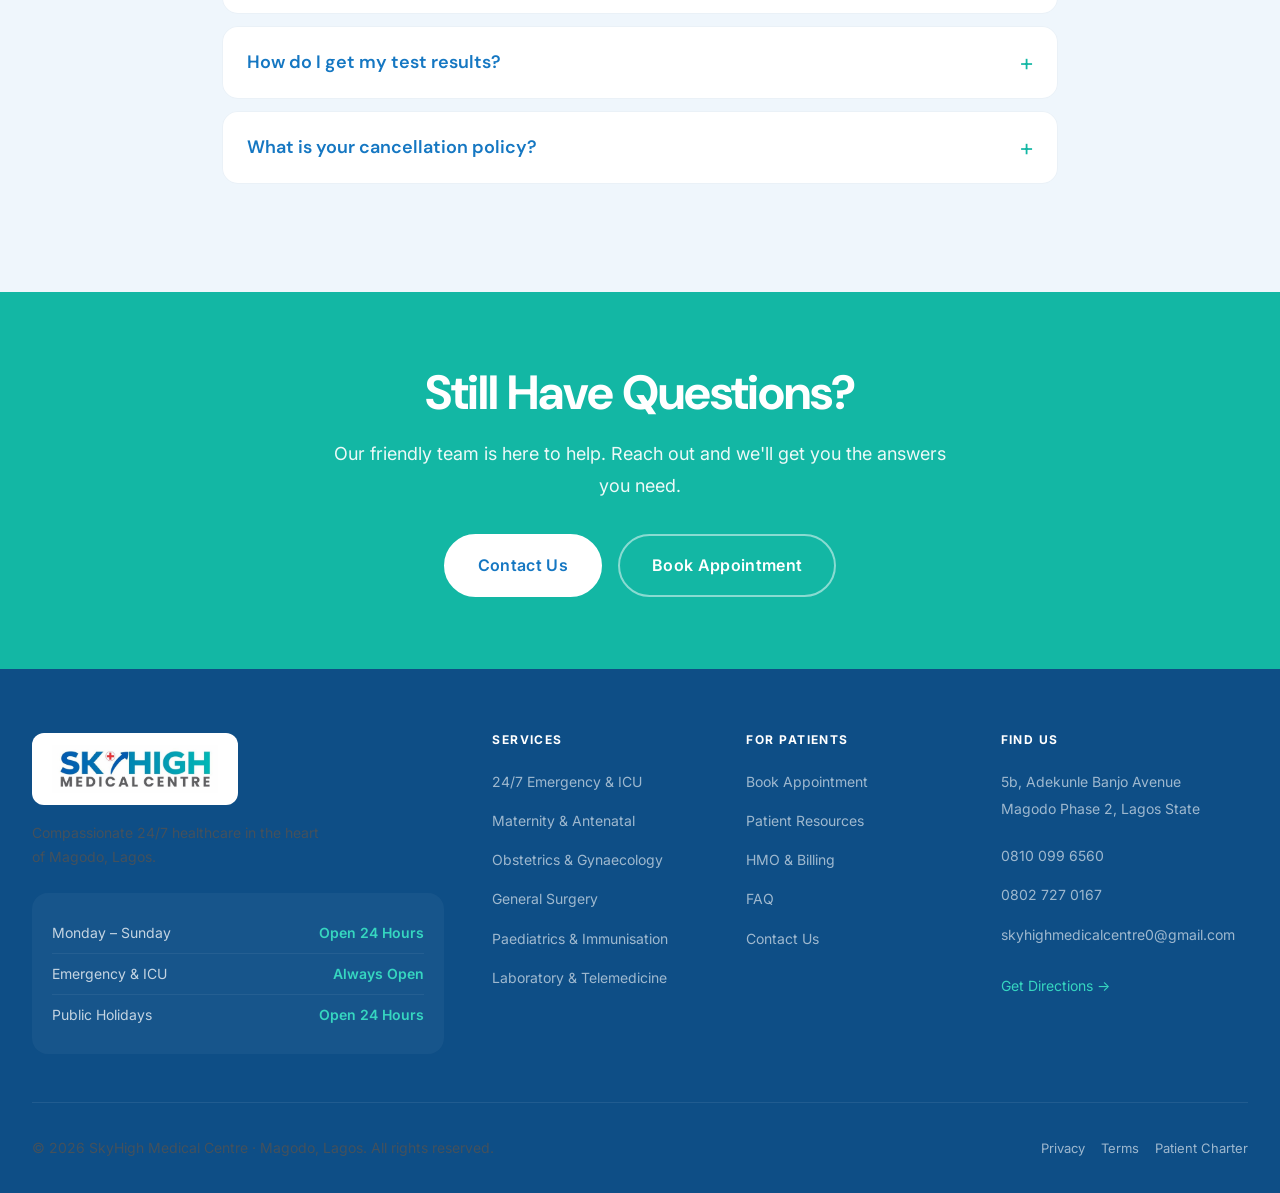
<file: patient-resources.html>
<!DOCTYPE html>
<html lang="en">
<head>
  <meta charset="UTF-8" />
  <meta name="viewport" content="width=device-width, initial-scale=1.0" />
  <meta name="description" content="Patient resources at SkyHigh Medical Centre — insurance & billing, new-patient forms, what to bring, and answers to frequently asked questions." />
  <meta name="theme-color" content="#1577C2" />
  <link rel="icon" href="data:image/svg+xml,%3Csvg xmlns='http://www.w3.org/2000/svg' viewBox='0 0 32 32'%3E%3Crect width='32' height='32' rx='8' fill='%231577C2'/%3E%3Cpath d='M13.5 6h5v5.5H24v5h-5.5V22h-5v-5.5H8v-5h5.5z' fill='%23fff'/%3E%3Ccircle cx='24' cy='9' r='3' fill='%2313B7A4'/%3E%3C/svg%3E" />
  <title>Patient Resources — SkyHigh Medical Centre</title>
  <link rel="preconnect" href="https://fonts.googleapis.com" />
  <link rel="preconnect" href="https://fonts.gstatic.com" crossorigin />
  <link href="https://fonts.googleapis.com/css2?family=DM+Sans:opsz,wght@9..40,500;9..40,600;9..40,700;9..40,800&family=Inter:wght@400;500;600&display=swap" rel="stylesheet" />
  <link rel="stylesheet" href="css/style.css" />
</head>
<body>

  <div class="topbar"><div class="topbar__inner">
    <div class="topbar__group">
      <span class="topbar__item"><svg viewBox="0 0 24 24" fill="none" stroke-width="2"><path d="M22 16.92v3a2 2 0 01-2.18 2 19.79 19.79 0 01-8.63-3.07 19.5 19.5 0 01-6-6 19.79 19.79 0 01-3.07-8.67A2 2 0 014.11 2h3a2 2 0 012 1.72c.13.96.36 1.9.7 2.81a2 2 0 01-.45 2.11L8.09 9.91a16 16 0 006 6l1.27-1.27a2 2 0 012.11-.45c.91.34 1.85.57 2.81.7A2 2 0 0122 16.92z"/></svg><a href="tel:+2348100996560">0810 099 6560</a></span>
      <span class="topbar__item"><svg viewBox="0 0 24 24" fill="none" stroke-width="2"><circle cx="12" cy="12" r="10"/><path d="M12 6v6l4 2"/></svg>Open 24 Hours · 7 Days a Week</span>
    </div>
    <div class="topbar__group"><span class="topbar__item topbar__item--emergency"><svg viewBox="0 0 24 24" fill="none" stroke-width="2"><path d="M22 12h-4l-3 9L9 3l-3 9H2"/></svg>24/7 Emergency: <a href="tel:+2348100996560">0810 099 6560</a></span></div>
  </div></div>

  <nav class="nav nav--scrolled" id="main-nav" data-transparent="false"><div class="nav__inner">
    <a href="index.html" class="nav__logo nav__logo--chip" aria-label="SkyHigh Medical Centre — home"><img class="nav__logo-img" src="assets/logo-wordmark.jpg" alt="SkyHigh Medical Centre" /></a>
    <ul class="nav__links">
      <li><a href="about.html" class="nav__link">About</a></li>
      <li><a href="services.html" class="nav__link">Services</a></li>
      <li><a href="doctors.html" class="nav__link">Doctors</a></li>
      <li><a href="patient-resources.html" class="nav__link">Patient Resources</a></li>
      <li><a href="health-tips.html" class="nav__link">Health Tips</a></li>
      <li><a href="contact.html" class="nav__link">Contact</a></li>
    </ul>
    <div class="nav__actions">
      <a href="tel:+2348100996560" class="btn btn--secondary btn--sm">Call Us</a>
      <a href="book-appointment.html" class="btn btn--primary btn--sm">Book Appointment</a>
      <button class="nav__menu-btn" id="menu-btn" aria-label="Open menu"><span></span><span></span><span></span></button>
    </div>
  </div></nav>

  <div class="mobile-nav" id="mobile-nav">
    <button class="mobile-nav__close" id="mobile-nav-close" aria-label="Close menu">✕</button>
    <ul class="mobile-nav__links">
      <li><a href="index.html" class="mobile-nav__link">Home</a></li>
      <li><a href="about.html" class="mobile-nav__link">About</a></li>
      <li><a href="services.html" class="mobile-nav__link">Services</a></li>
      <li><a href="doctors.html" class="mobile-nav__link">Doctors</a></li>
      <li><a href="patient-resources.html" class="mobile-nav__link">Patient Resources</a></li>
      <li><a href="health-tips.html" class="mobile-nav__link">Health Tips</a></li>
      <li><a href="contact.html" class="mobile-nav__link">Contact</a></li>
      <li><a href="book-appointment.html" class="mobile-nav__link mobile-nav__link--cta">Book Appointment</a></li>
    </ul>
  </div>

  <header class="page-hero">
    <span class="page-hero__label">Patient Resources</span>
    <h1 class="page-hero__title">Everything You Need Before Your Visit</h1>
    <p class="page-hero__subtitle">Insurance details, forms to complete, what to bring, and answers to the questions we hear most.</p>
    <div class="breadcrumb"><a href="index.html">Home</a> <span>/</span> <span>Patient Resources</span></div>
  </header>

  <main>
    <!-- QUICK RESOURCE CARDS -->
    <section class="section">
      <div class="container">
        <div class="grid grid-3 reveal">
          <div class="service-card"><div class="service-card__icon"><svg viewBox="0 0 24 24" stroke-width="2" fill="none"><path d="M14 2H6a2 2 0 00-2 2v16a2 2 0 002 2h12a2 2 0 002-2V8z"/><polyline points="14 2 14 8 20 8"/><line x1="16" y1="13" x2="8" y2="13"/><line x1="16" y1="17" x2="8" y2="17"/></svg></div><h3 class="service-card__title">New Patient Forms</h3><p class="service-card__desc">Save time at check-in by completing your registration and history forms in advance.</p><a href="#" class="service-card__link">Download forms <svg viewBox="0 0 24 24"><line x1="5" y1="12" x2="19" y2="12"/><polyline points="12 5 19 12 12 19"/></svg></a></div>
          <div class="service-card"><div class="service-card__icon"><svg viewBox="0 0 24 24" stroke-width="2" fill="none"><rect x="1" y="4" width="22" height="16" rx="2"/><line x1="1" y1="10" x2="23" y2="10"/></svg></div><h3 class="service-card__title">HMO & Billing</h3><p class="service-card__desc">See the HMOs we work with, payment options, and how to request an itemised receipt.</p><a href="#insurance" class="service-card__link">View details <svg viewBox="0 0 24 24"><line x1="5" y1="12" x2="19" y2="12"/><polyline points="12 5 19 12 12 19"/></svg></a></div>
          <div class="service-card"><div class="service-card__icon"><svg viewBox="0 0 24 24" stroke-width="2" fill="none"><path d="M9 11l3 3L22 4"/><path d="M21 12v7a2 2 0 01-2 2H5a2 2 0 01-2-2V5a2 2 0 012-2h11"/></svg></div><h3 class="service-card__title">What to Bring</h3><p class="service-card__desc">A simple checklist so you arrive prepared for a smooth, efficient appointment.</p><a href="#checklist" class="service-card__link">See checklist <svg viewBox="0 0 24 24"><line x1="5" y1="12" x2="19" y2="12"/><polyline points="12 5 19 12 12 19"/></svg></a></div>
        </div>
      </div>
    </section>

    <!-- INSURANCE -->
    <section class="section section--warm" id="insurance">
      <div class="container">
        <div class="section-header reveal">
          <span class="section-header__label">HMO & Billing</span>
          <h2 class="section-header__title">HMOs We Work With</h2>
          <p class="section-header__desc">We are on the panel of most major HMOs in Nigeria. Don't see yours? Call us — we'll help you understand your options.</p>
        </div>
        <div class="logo-row reveal mb-12" style="justify-content:flex-start;">
          <div class="logo-row__item">Hygeia HMO</div>
          <div class="logo-row__item">Avon HMO</div>
          <div class="logo-row__item">AXA Mansard</div>
          <div class="logo-row__item">Leadway Health</div>
          <div class="logo-row__item">Reliance HMO</div>
          <div class="logo-row__item">Total Health Trust</div>
          <div class="logo-row__item">Clearline HMO</div>
          <div class="logo-row__item">NHIS</div>
        </div>

        <div class="form-card reveal" style="max-width:760px;">
          <h3 style="margin-bottom:8px;">Self-Pay & Transparent Pricing</h3>
          <p style="font-size:14px;color:var(--color-muted);margin-bottom:24px;">No HMO? No problem. Here are our standard self-pay rates for common visits — clear and upfront.</p>
          <div class="price-list">
            <div class="price-item"><div><div class="price-item__name">New Patient Consultation</div><div class="price-item__desc">Comprehensive first visit &amp; history</div></div><div class="price-item__value">₦15,000</div></div>
            <div class="price-item"><div><div class="price-item__name">Routine Doctor's Visit</div><div class="price-item__desc">Returning patient, single concern</div></div><div class="price-item__value">₦8,000</div></div>
            <div class="price-item"><div><div class="price-item__name">Telemedicine Visit</div><div class="price-item__desc">Secure video consultation from home</div></div><div class="price-item__value">₦5,000</div></div>
            <div class="price-item"><div><div class="price-item__name">Antenatal Registration</div><div class="price-item__desc">Booking visit &amp; first checks</div></div><div class="price-item__value">From ₦25,000</div></div>
            <div class="price-item"><div><div class="price-item__name">Basic Lab Panel</div><div class="price-item__desc">Standard blood work (FBC, malaria, etc.)</div></div><div class="price-item__value">From ₦7,500</div></div>
          </div>
          <p class="form-hint" style="margin-top:16px;">Prices are estimates and may vary based on complexity. Ask our front desk for a personalised quote.</p>
        </div>
      </div>
    </section>

    <!-- CHECKLIST -->
    <section class="section" id="checklist">
      <div class="container container--narrow">
        <div class="section-header section-header--center reveal">
          <span class="section-header__label">Before You Arrive</span>
          <h2 class="section-header__title">What to Bring to Your Appointment</h2>
        </div>
        <div class="reveal" style="background:var(--color-accent-subtle);border-radius:24px;padding:40px;">
          <ul style="display:grid;grid-template-columns:1fr 1fr;gap:16px;">
            <li style="display:flex;gap:12px;align-items:flex-start;"><span style="width:24px;height:24px;background:var(--color-accent);border-radius:50%;display:flex;align-items:center;justify-content:center;color:white;font-size:13px;flex-shrink:0;">✓</span><span style="font-size:15px;color:var(--color-text-soft);">Valid ID (driver's licence, NIN slip or passport)</span></li>
            <li style="display:flex;gap:12px;align-items:flex-start;"><span style="width:24px;height:24px;background:var(--color-accent);border-radius:50%;display:flex;align-items:center;justify-content:center;color:white;font-size:13px;flex-shrink:0;">✓</span><span style="font-size:15px;color:var(--color-text-soft);">HMO card (if you're using an HMO)</span></li>
            <li style="display:flex;gap:12px;align-items:flex-start;"><span style="width:24px;height:24px;background:var(--color-accent);border-radius:50%;display:flex;align-items:center;justify-content:center;color:white;font-size:13px;flex-shrink:0;">✓</span><span style="font-size:15px;color:var(--color-text-soft);">List of current medications</span></li>
            <li style="display:flex;gap:12px;align-items:flex-start;"><span style="width:24px;height:24px;background:var(--color-accent);border-radius:50%;display:flex;align-items:center;justify-content:center;color:white;font-size:13px;flex-shrink:0;">✓</span><span style="font-size:15px;color:var(--color-text-soft);">Completed new-patient forms</span></li>
            <li style="display:flex;gap:12px;align-items:flex-start;"><span style="width:24px;height:24px;background:var(--color-accent);border-radius:50%;display:flex;align-items:center;justify-content:center;color:white;font-size:13px;flex-shrink:0;">✓</span><span style="font-size:15px;color:var(--color-text-soft);">Relevant medical records or referrals</span></li>
            <li style="display:flex;gap:12px;align-items:flex-start;"><span style="width:24px;height:24px;background:var(--color-accent);border-radius:50%;display:flex;align-items:center;justify-content:center;color:white;font-size:13px;flex-shrink:0;">✓</span><span style="font-size:15px;color:var(--color-text-soft);">A list of questions for your doctor</span></li>
          </ul>
        </div>
      </div>
    </section>

    <!-- FAQ -->
    <section class="section section--warm" id="faq">
      <div class="container container--narrow">
        <div class="section-header section-header--center reveal">
          <span class="section-header__label">FAQ</span>
          <h2 class="section-header__title">Frequently Asked Questions</h2>
        </div>
        <div class="reveal">
          <div class="accordion__item"><button class="accordion__btn">How do I book an appointment?</button><div class="accordion__panel"><div class="accordion__panel-inner">The fastest way is our <a href="book-appointment.html" style="color:var(--color-accent);font-weight:600;">online booking tool</a> — choose a service, doctor, and time in under two minutes. You can also call us at 0810 099 6560 during opening hours.</div></div></div>
          <div class="accordion__item"><button class="accordion__btn">Are you really open 24 hours?</button><div class="accordion__panel"><div class="accordion__panel-inner">Yes — our Emergency unit, ICU and wards never close. Walk-ins are welcome any hour of the day or night, weekends and public holidays included. For non-urgent clinics, booking ahead helps reduce your wait.</div></div></div>
          <div class="accordion__item"><button class="accordion__btn">Which HMOs do you accept?</button><div class="accordion__panel"><div class="accordion__panel-inner">We are on the panel of most major HMOs including Hygeia, Avon, AXA Mansard, Leadway Health, Reliance, Total Health Trust, Clearline and NHIS. See the full list in our <a href="#insurance" style="color:var(--color-accent);font-weight:600;">HMO section</a> above, or call to confirm your specific plan.</div></div></div>
          <div class="accordion__item"><button class="accordion__btn">Can I see a doctor by video?</button><div class="accordion__panel"><div class="accordion__panel-inner">Absolutely. Our telemedicine service lets you consult a provider by secure video for many common concerns, prescription refills, and follow-ups. Select "Virtual Visit" when booking.</div></div></div>
          <div class="accordion__item"><button class="accordion__btn">How do I get my test results?</button><div class="accordion__panel"><div class="accordion__panel-inner">Results are posted to your secure patient portal as soon as they're ready, and your doctor will reach out to discuss anything that needs attention. Most lab results are available within 24–72 hours.</div></div></div>
          <div class="accordion__item"><button class="accordion__btn">What is your cancellation policy?</button><div class="accordion__panel"><div class="accordion__panel-inner">You can reschedule or cancel any appointment free of charge up to 24 hours beforehand. Late cancellations may be subject to a small fee. Manage your appointment from the confirmation email or by calling us.</div></div></div>
        </div>
      </div>
    </section>

    <section class="section" style="background:var(--color-accent);padding:72px 0;text-align:center;">
      <div class="container"><div class="reveal" style="max-width:620px;margin:0 auto;">
        <h2 style="color:white;margin-bottom:16px;">Still Have Questions?</h2>
        <p style="color:rgba(255,255,255,0.92);font-size:18px;margin-bottom:32px;">Our friendly team is here to help. Reach out and we'll get you the answers you need.</p>
        <div style="display:flex;gap:16px;justify-content:center;flex-wrap:wrap;">
          <a href="contact.html" class="btn btn--white btn--lg">Contact Us</a>
          <a href="book-appointment.html" class="btn btn--ghost btn--lg">Book Appointment</a>
        </div>
      </div></div>
    </section>
  </main>

  <footer class="footer"><div class="container">
    <div class="footer__grid">
      <div class="footer__brand">
        <a href="index.html" class="footer__logo footer__logo--chip"><img class="footer__logo-img" src="assets/logo-wordmark.jpg" alt="SkyHigh Medical Centre" /></a>
        <p class="footer__tagline">Compassionate 24/7 healthcare in the heart of Magodo, Lagos.</p>
        <div class="footer__hours">
          <div class="footer__hours-row"><span>Monday – Sunday</span><span>Open 24 Hours</span></div>
          <div class="footer__hours-row"><span>Emergency &amp; ICU</span><span>Always Open</span></div>
          <div class="footer__hours-row"><span>Public Holidays</span><span>Open 24 Hours</span></div>
        </div>
      </div>
      <div><h4 class="footer__col-title">Services</h4><ul class="footer__links">
        <li><a href="services.html" class="footer__link">24/7 Emergency &amp; ICU</a></li>
        <li><a href="services.html" class="footer__link">Maternity &amp; Antenatal</a></li>
        <li><a href="services.html" class="footer__link">Obstetrics &amp; Gynaecology</a></li>
        <li><a href="services.html" class="footer__link">General Surgery</a></li>
        <li><a href="services.html" class="footer__link">Paediatrics &amp; Immunisation</a></li>
        <li><a href="services.html" class="footer__link">Laboratory &amp; Telemedicine</a></li>
      </ul></div>
      <div><h4 class="footer__col-title">For Patients</h4><ul class="footer__links">
        <li><a href="book-appointment.html" class="footer__link">Book Appointment</a></li>
        <li><a href="patient-resources.html" class="footer__link">Patient Resources</a></li>
        <li><a href="patient-resources.html#insurance" class="footer__link">HMO &amp; Billing</a></li>
        <li><a href="patient-resources.html#faq" class="footer__link">FAQ</a></li>
        <li><a href="contact.html" class="footer__link">Contact Us</a></li>
      </ul></div>
      <div><h4 class="footer__col-title">Find Us</h4><ul class="footer__links">
        <li><span class="footer__link" style="cursor:default;color:rgba(255,255,255,0.6);">5b, Adekunle Banjo Avenue<br>Magodo Phase 2, Lagos State</span></li>
        <li style="margin-top:8px;"><a href="tel:+2348100996560" class="footer__link">0810 099 6560</a></li>
        <li><a href="tel:+2348027270167" class="footer__link">0802 727 0167</a></li>
        <li><a href="mailto:skyhighmedicalcentre0@gmail.com" class="footer__link">skyhighmedicalcentre0@gmail.com</a></li>
        <li style="margin-top:12px;"><a href="https://maps.google.com/?q=SkyHigh+Medical+Centre+Adekunle+Banjo+Avenue+Magodo+Phase+2+Lagos" target="_blank" rel="noopener" class="footer__link" style="color:var(--color-accent-light);">Get Directions →</a></li>
      </ul></div>
    </div>
    <div class="footer__bottom"><p>© 2026 SkyHigh Medical Centre · Magodo, Lagos. All rights reserved.</p><div style="display:flex;gap:16px;"><a href="#" class="footer__link" style="font-size:13px;">Privacy</a><a href="#" class="footer__link" style="font-size:13px;">Terms</a><a href="#" class="footer__link" style="font-size:13px;">Patient Charter</a></div></div>
  </div></footer>

  <a href="https://wa.me/2348089749877" class="whatsapp-float" target="_blank" rel="noopener" aria-label="Chat on WhatsApp"><svg viewBox="0 0 24 24" xmlns="http://www.w3.org/2000/svg"><path d="M17.472 14.382c-.297-.149-1.758-.867-2.03-.967-.273-.099-.471-.148-.67.15-.197.297-.767.966-.94 1.164-.173.199-.347.223-.644.075-.297-.15-1.255-.463-2.39-1.475-.883-.788-1.48-1.761-1.653-2.059-.173-.297-.018-.458.13-.606.134-.133.298-.347.446-.52.149-.174.198-.298.298-.497.099-.198.05-.371-.025-.52-.075-.149-.669-1.612-.916-2.207-.242-.579-.487-.5-.669-.51-.173-.008-.371-.01-.57-.01-.198 0-.52.074-.792.372-.272.297-1.04 1.016-1.04 2.479 0 1.462 1.065 2.875 1.213 3.074.149.198 2.096 3.2 5.077 4.487.709.306 1.262.489 1.694.625.712.227 1.36.195 1.871.118.571-.085 1.758-.719 2.006-1.413.248-.694.248-1.289.173-1.413-.074-.124-.272-.198-.57-.347m-5.421 7.403h-.004a9.87 9.87 0 01-5.031-1.378l-.361-.214-3.741.982.998-3.648-.235-.374a9.86 9.86 0 01-1.51-5.26c.001-5.45 4.436-9.884 9.888-9.884 2.64 0 5.122 1.03 6.988 2.898a9.825 9.825 0 012.893 6.994c-.003 5.45-4.437 9.884-9.885 9.884m8.413-18.297A11.815 11.815 0 0012.05 0C5.495 0 .16 5.335.157 11.892c0 2.096.547 4.142 1.588 5.945L.057 24l6.305-1.654a11.882 11.882 0 005.683 1.448h.005c6.554 0 11.89-5.335 11.893-11.893a11.821 11.821 0 00-3.48-8.413z"/></svg></a>

  <script src="js/main.js"></script>
</body>
</html>
</file>
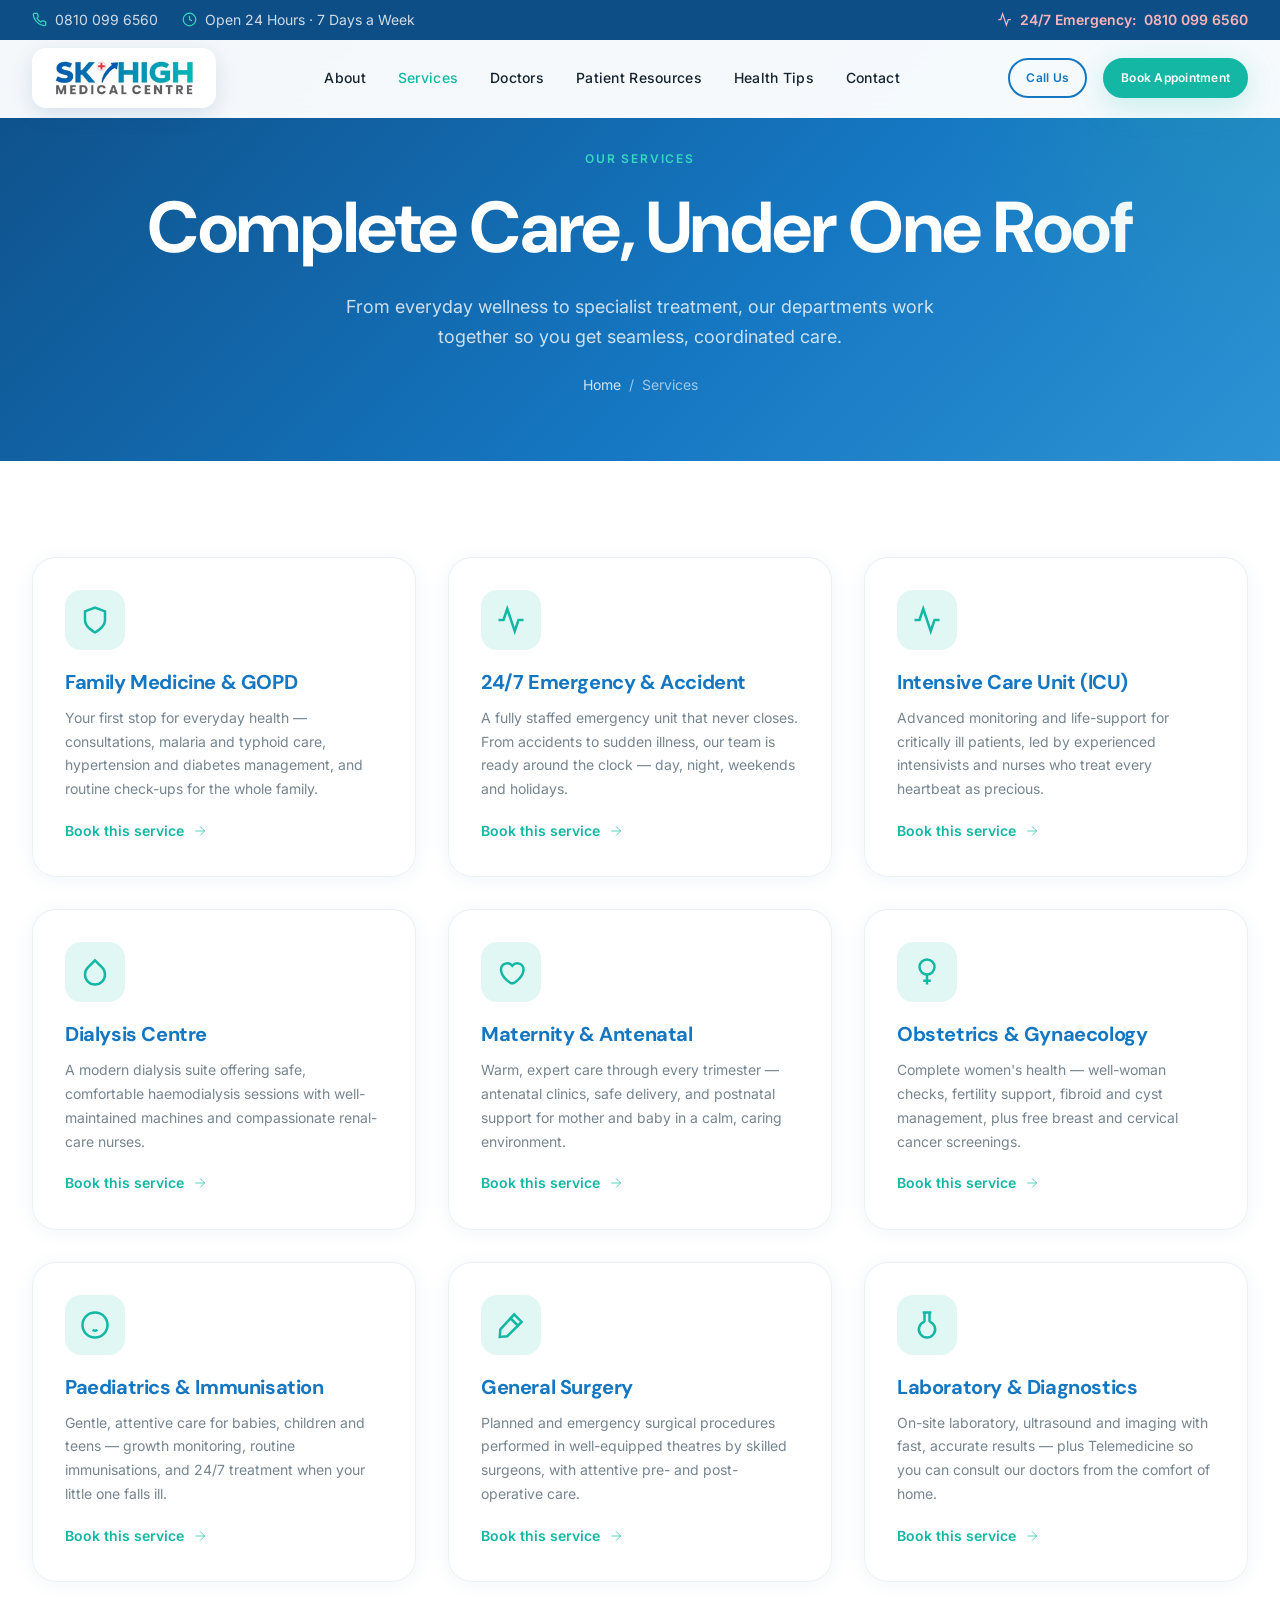
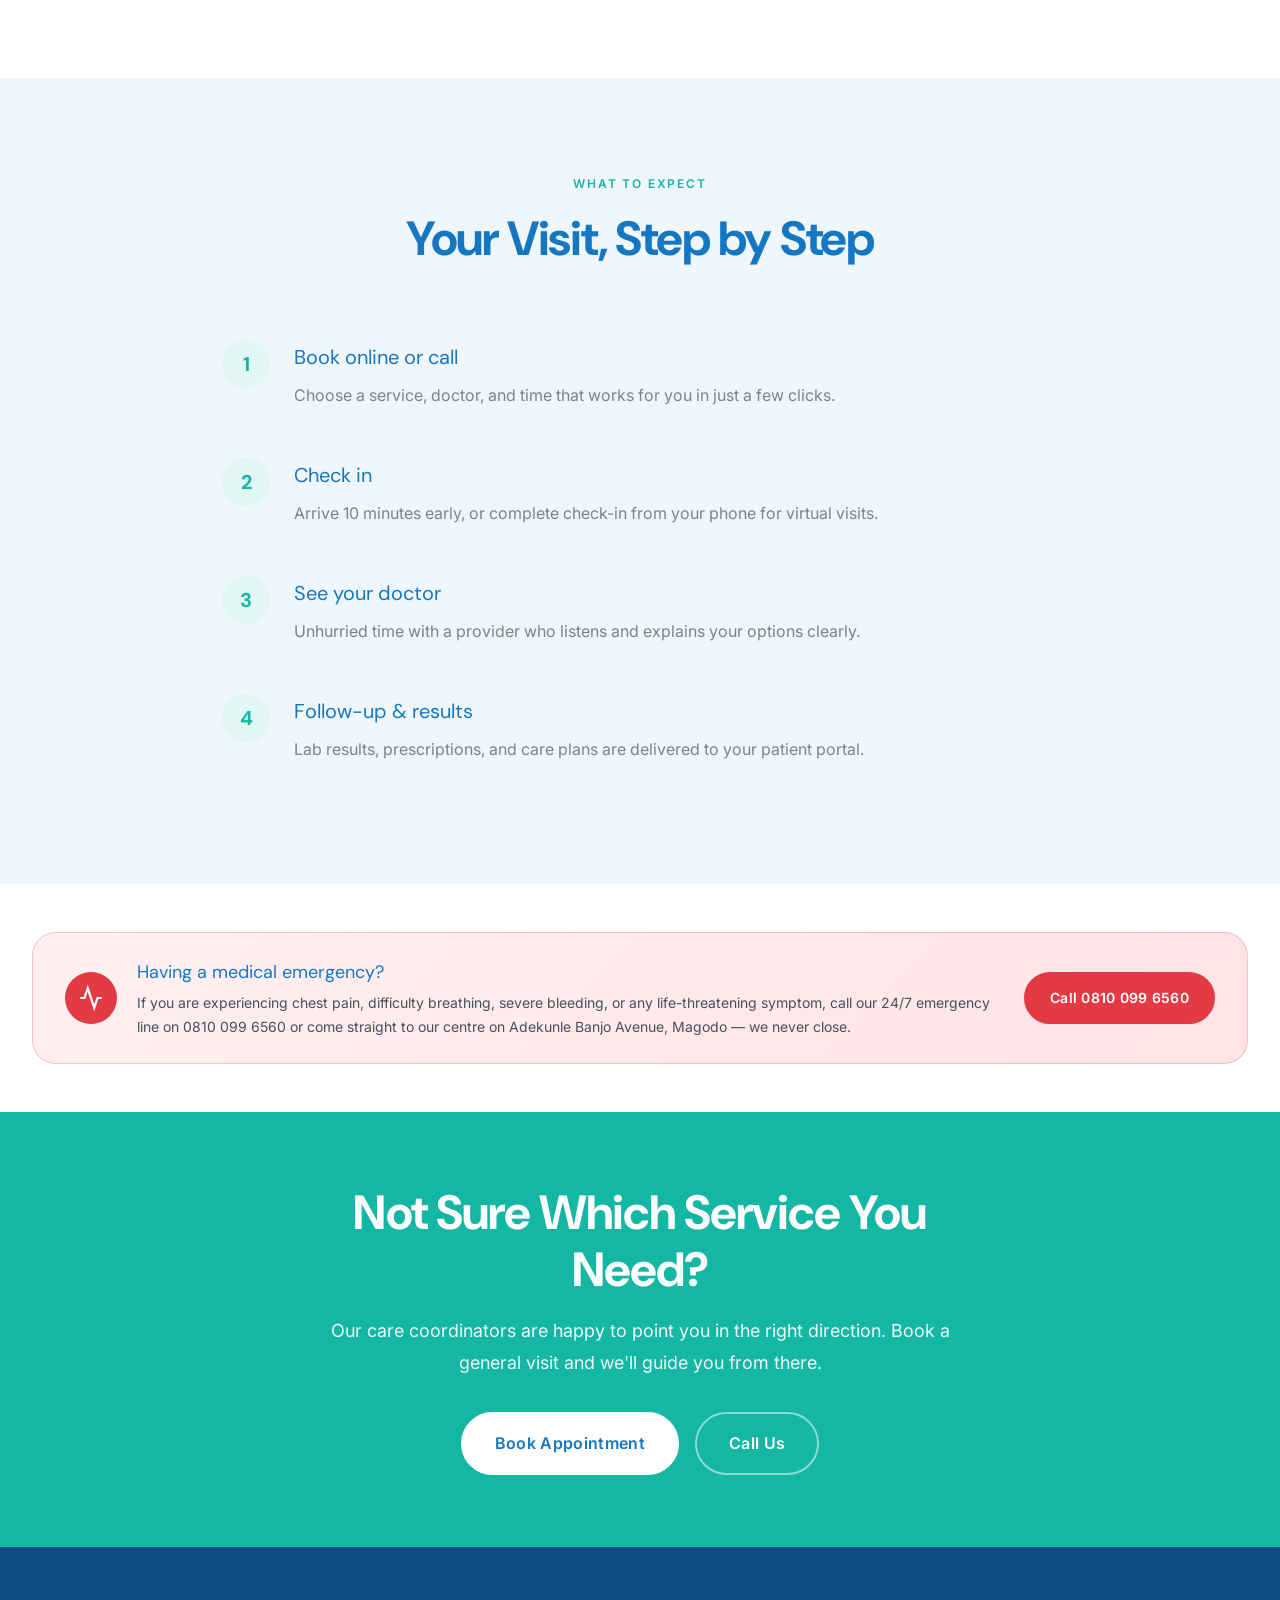
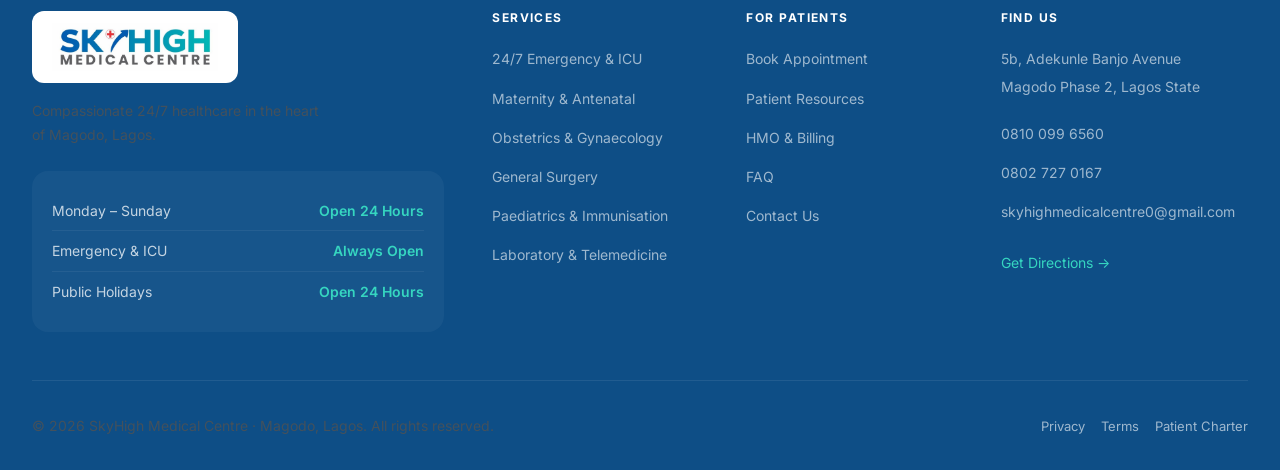
<file: services.html>
<!DOCTYPE html>
<html lang="en">
<head>
  <meta charset="UTF-8" />
  <meta name="viewport" content="width=device-width, initial-scale=1.0" />
  <meta name="description" content="Explore the full range of medical services at SkyHigh Medical Centre, Magodo — 24/7 emergency, ICU, dialysis, maternity, surgery, paediatrics, diagnostics and telemedicine." />
  <meta name="theme-color" content="#1577C2" />
  <link rel="icon" href="data:image/svg+xml,%3Csvg xmlns='http://www.w3.org/2000/svg' viewBox='0 0 32 32'%3E%3Crect width='32' height='32' rx='8' fill='%231577C2'/%3E%3Cpath d='M13.5 6h5v5.5H24v5h-5.5V22h-5v-5.5H8v-5h5.5z' fill='%23fff'/%3E%3Ccircle cx='24' cy='9' r='3' fill='%2313B7A4'/%3E%3C/svg%3E" />
  <title>Our Services — SkyHigh Medical Centre</title>
  <link rel="preconnect" href="https://fonts.googleapis.com" />
  <link rel="preconnect" href="https://fonts.gstatic.com" crossorigin />
  <link href="https://fonts.googleapis.com/css2?family=DM+Sans:opsz,wght@9..40,500;9..40,600;9..40,700;9..40,800&family=Inter:wght@400;500;600&display=swap" rel="stylesheet" />
  <link rel="stylesheet" href="css/style.css" />
</head>
<body>

  <div class="topbar"><div class="topbar__inner">
    <div class="topbar__group">
      <span class="topbar__item"><svg viewBox="0 0 24 24" fill="none" stroke-width="2"><path d="M22 16.92v3a2 2 0 01-2.18 2 19.79 19.79 0 01-8.63-3.07 19.5 19.5 0 01-6-6 19.79 19.79 0 01-3.07-8.67A2 2 0 014.11 2h3a2 2 0 012 1.72c.13.96.36 1.9.7 2.81a2 2 0 01-.45 2.11L8.09 9.91a16 16 0 006 6l1.27-1.27a2 2 0 012.11-.45c.91.34 1.85.57 2.81.7A2 2 0 0122 16.92z"/></svg><a href="tel:+2348100996560">0810 099 6560</a></span>
      <span class="topbar__item"><svg viewBox="0 0 24 24" fill="none" stroke-width="2"><circle cx="12" cy="12" r="10"/><path d="M12 6v6l4 2"/></svg>Open 24 Hours · 7 Days a Week</span>
    </div>
    <div class="topbar__group"><span class="topbar__item topbar__item--emergency"><svg viewBox="0 0 24 24" fill="none" stroke-width="2"><path d="M22 12h-4l-3 9L9 3l-3 9H2"/></svg>24/7 Emergency: <a href="tel:+2348100996560">0810 099 6560</a></span></div>
  </div></div>

  <nav class="nav nav--scrolled" id="main-nav" data-transparent="false"><div class="nav__inner">
    <a href="index.html" class="nav__logo nav__logo--chip" aria-label="SkyHigh Medical Centre — home"><img class="nav__logo-img" src="assets/logo-wordmark.jpg" alt="SkyHigh Medical Centre" /></a>
    <ul class="nav__links">
      <li><a href="about.html" class="nav__link">About</a></li>
      <li><a href="services.html" class="nav__link">Services</a></li>
      <li><a href="doctors.html" class="nav__link">Doctors</a></li>
      <li><a href="patient-resources.html" class="nav__link">Patient Resources</a></li>
      <li><a href="health-tips.html" class="nav__link">Health Tips</a></li>
      <li><a href="contact.html" class="nav__link">Contact</a></li>
    </ul>
    <div class="nav__actions">
      <a href="tel:+2348100996560" class="btn btn--secondary btn--sm">Call Us</a>
      <a href="book-appointment.html" class="btn btn--primary btn--sm">Book Appointment</a>
      <button class="nav__menu-btn" id="menu-btn" aria-label="Open menu"><span></span><span></span><span></span></button>
    </div>
  </div></nav>

  <div class="mobile-nav" id="mobile-nav">
    <button class="mobile-nav__close" id="mobile-nav-close" aria-label="Close menu">✕</button>
    <ul class="mobile-nav__links">
      <li><a href="index.html" class="mobile-nav__link">Home</a></li>
      <li><a href="about.html" class="mobile-nav__link">About</a></li>
      <li><a href="services.html" class="mobile-nav__link">Services</a></li>
      <li><a href="doctors.html" class="mobile-nav__link">Doctors</a></li>
      <li><a href="patient-resources.html" class="mobile-nav__link">Patient Resources</a></li>
      <li><a href="health-tips.html" class="mobile-nav__link">Health Tips</a></li>
      <li><a href="contact.html" class="mobile-nav__link">Contact</a></li>
      <li><a href="book-appointment.html" class="mobile-nav__link mobile-nav__link--cta">Book Appointment</a></li>
    </ul>
  </div>

  <header class="page-hero">
    <span class="page-hero__label">Our Services</span>
    <h1 class="page-hero__title">Complete Care, Under One Roof</h1>
    <p class="page-hero__subtitle">From everyday wellness to specialist treatment, our departments work together so you get seamless, coordinated care.</p>
    <div class="breadcrumb"><a href="index.html">Home</a> <span>/</span> <span>Services</span></div>
  </header>

  <main>
    <!-- SERVICES GRID -->
    <section class="section">
      <div class="container">
        <div class="grid grid-3 reveal">

          <div class="service-card" id="family-medicine">
            <div class="service-card__icon"><svg viewBox="0 0 24 24" stroke-width="2" fill="none"><path d="M12 22s8-4 8-10V5l-8-3-8 3v7c0 6 8 10 8 10z"/></svg></div>
            <h3 class="service-card__title">Family Medicine &amp; GOPD</h3>
            <p class="service-card__desc">Your first stop for everyday health — consultations, malaria and typhoid care, hypertension and diabetes management, and routine check-ups for the whole family.</p>
            <a href="book-appointment.html" class="service-card__link">Book this service <svg viewBox="0 0 24 24"><line x1="5" y1="12" x2="19" y2="12"/><polyline points="12 5 19 12 12 19"/></svg></a>
          </div>

          <div class="service-card" id="emergency">
            <div class="service-card__icon"><svg viewBox="0 0 24 24" stroke-width="2" fill="none"><path d="M22 12h-4l-3 9L9 3l-3 9H2"/></svg></div>
            <h3 class="service-card__title">24/7 Emergency &amp; Accident</h3>
            <p class="service-card__desc">A fully staffed emergency unit that never closes. From accidents to sudden illness, our team is ready around the clock — day, night, weekends and holidays.</p>
            <a href="book-appointment.html" class="service-card__link">Book this service <svg viewBox="0 0 24 24"><line x1="5" y1="12" x2="19" y2="12"/><polyline points="12 5 19 12 12 19"/></svg></a>
          </div>

          <div class="service-card" id="icu">
            <div class="service-card__icon"><svg viewBox="0 0 24 24" stroke-width="2" fill="none"><path d="M22 12h-4l-3 9L9 3l-3 9H2"/></svg></div>
            <h3 class="service-card__title">Intensive Care Unit (ICU)</h3>
            <p class="service-card__desc">Advanced monitoring and life-support for critically ill patients, led by experienced intensivists and nurses who treat every heartbeat as precious.</p>
            <a href="book-appointment.html" class="service-card__link">Book this service <svg viewBox="0 0 24 24"><line x1="5" y1="12" x2="19" y2="12"/><polyline points="12 5 19 12 12 19"/></svg></a>
          </div>

          <div class="service-card" id="dialysis">
            <div class="service-card__icon"><svg viewBox="0 0 24 24" stroke-width="2" fill="none"><path d="M12 2.69l5.66 5.66a8 8 0 11-11.31 0z"/></svg></div>
            <h3 class="service-card__title">Dialysis Centre</h3>
            <p class="service-card__desc">A modern dialysis suite offering safe, comfortable haemodialysis sessions with well-maintained machines and compassionate renal-care nurses.</p>
            <a href="book-appointment.html" class="service-card__link">Book this service <svg viewBox="0 0 24 24"><line x1="5" y1="12" x2="19" y2="12"/><polyline points="12 5 19 12 12 19"/></svg></a>
          </div>

          <div class="service-card" id="maternity">
            <div class="service-card__icon"><svg viewBox="0 0 24 24" stroke-width="2" fill="none"><path d="M12 21s-8-4.5-8-11a5 5 0 019-3 5 5 0 019 3c0 6.5-8 11-8 11z"/></svg></div>
            <h3 class="service-card__title">Maternity &amp; Antenatal</h3>
            <p class="service-card__desc">Warm, expert care through every trimester — antenatal clinics, safe delivery, and postnatal support for mother and baby in a calm, caring environment.</p>
            <a href="book-appointment.html" class="service-card__link">Book this service <svg viewBox="0 0 24 24"><line x1="5" y1="12" x2="19" y2="12"/><polyline points="12 5 19 12 12 19"/></svg></a>
          </div>

          <div class="service-card" id="womens-health">
            <div class="service-card__icon"><svg viewBox="0 0 24 24" stroke-width="2" fill="none"><circle cx="12" cy="8" r="6"/><path d="M12 14v8M9 19h6"/></svg></div>
            <h3 class="service-card__title">Obstetrics &amp; Gynaecology</h3>
            <p class="service-card__desc">Complete women's health — well-woman checks, fertility support, fibroid and cyst management, plus free breast and cervical cancer screenings.</p>
            <a href="book-appointment.html" class="service-card__link">Book this service <svg viewBox="0 0 24 24"><line x1="5" y1="12" x2="19" y2="12"/><polyline points="12 5 19 12 12 19"/></svg></a>
          </div>

          <div class="service-card" id="paediatrics">
            <div class="service-card__icon"><svg viewBox="0 0 24 24" stroke-width="2" fill="none"><circle cx="12" cy="12" r="10"/><path d="M9 12h.01M15 12h.01M10 16c.5.3 1.2.5 2 .5s1.5-.2 2-.5"/></svg></div>
            <h3 class="service-card__title">Paediatrics &amp; Immunisation</h3>
            <p class="service-card__desc">Gentle, attentive care for babies, children and teens — growth monitoring, routine immunisations, and 24/7 treatment when your little one falls ill.</p>
            <a href="book-appointment.html" class="service-card__link">Book this service <svg viewBox="0 0 24 24"><line x1="5" y1="12" x2="19" y2="12"/><polyline points="12 5 19 12 12 19"/></svg></a>
          </div>

          <div class="service-card" id="surgery">
            <div class="service-card__icon"><svg viewBox="0 0 24 24" stroke-width="2" fill="none"><path d="M14.5 3.5l6 6L9 21l-6 .5.5-6z"/><path d="M11 6l7 7"/></svg></div>
            <h3 class="service-card__title">General Surgery</h3>
            <p class="service-card__desc">Planned and emergency surgical procedures performed in well-equipped theatres by skilled surgeons, with attentive pre- and post-operative care.</p>
            <a href="book-appointment.html" class="service-card__link">Book this service <svg viewBox="0 0 24 24"><line x1="5" y1="12" x2="19" y2="12"/><polyline points="12 5 19 12 12 19"/></svg></a>
          </div>

          <div class="service-card" id="diagnostics">
            <div class="service-card__icon"><svg viewBox="0 0 24 24" stroke-width="2" fill="none"><path d="M10 2v7.31M14 9.3V2M8.5 2h7M14 9.3a6.5 6.5 0 11-4 0"/></svg></div>
            <h3 class="service-card__title">Laboratory &amp; Diagnostics</h3>
            <p class="service-card__desc">On-site laboratory, ultrasound and imaging with fast, accurate results — plus Telemedicine so you can consult our doctors from the comfort of home.</p>
            <a href="book-appointment.html" class="service-card__link">Book this service <svg viewBox="0 0 24 24"><line x1="5" y1="12" x2="19" y2="12"/><polyline points="12 5 19 12 12 19"/></svg></a>
          </div>

        </div>
      </div>
    </section>

    <!-- HOW IT WORKS -->
    <section class="section section--warm">
      <div class="container container--narrow">
        <div class="section-header section-header--center reveal">
          <span class="section-header__label">What to Expect</span>
          <h2 class="section-header__title">Your Visit, Step by Step</h2>
        </div>
        <div class="steps reveal">
          <div class="step"><div class="step__number">1</div><div class="step__content"><div class="step__title">Book online or call</div><div class="step__desc">Choose a service, doctor, and time that works for you in just a few clicks.</div></div></div>
          <div class="step"><div class="step__number">2</div><div class="step__content"><div class="step__title">Check in</div><div class="step__desc">Arrive 10 minutes early, or complete check-in from your phone for virtual visits.</div></div></div>
          <div class="step"><div class="step__number">3</div><div class="step__content"><div class="step__title">See your doctor</div><div class="step__desc">Unhurried time with a provider who listens and explains your options clearly.</div></div></div>
          <div class="step"><div class="step__number">4</div><div class="step__content"><div class="step__title">Follow-up & results</div><div class="step__desc">Lab results, prescriptions, and care plans are delivered to your patient portal.</div></div></div>
        </div>
      </div>
    </section>

    <!-- EMERGENCY CALLOUT -->
    <section class="section" style="padding:48px 0;">
      <div class="container">
        <div class="callout callout--emergency reveal">
          <div class="callout__icon"><svg viewBox="0 0 24 24" stroke-width="2" fill="none"><path d="M22 12h-4l-3 9L9 3l-3 9H2"/></svg></div>
          <div class="callout__body">
            <div class="callout__title">Having a medical emergency?</div>
            <div class="callout__text">If you are experiencing chest pain, difficulty breathing, severe bleeding, or any life-threatening symptom, call our 24/7 emergency line on 0810 099 6560 or come straight to our centre on Adekunle Banjo Avenue, Magodo — we never close.</div>
          </div>
          <a href="tel:+2348100996560" class="btn btn--emergency">Call 0810 099 6560</a>
        </div>
      </div>
    </section>

    <!-- CTA -->
    <section class="section" style="background:var(--color-accent);padding:72px 0;text-align:center;">
      <div class="container"><div class="reveal" style="max-width:620px;margin:0 auto;">
        <h2 style="color:white;margin-bottom:16px;">Not Sure Which Service You Need?</h2>
        <p style="color:rgba(255,255,255,0.92);font-size:18px;margin-bottom:32px;">Our care coordinators are happy to point you in the right direction. Book a general visit and we'll guide you from there.</p>
        <div style="display:flex;gap:16px;justify-content:center;flex-wrap:wrap;">
          <a href="book-appointment.html" class="btn btn--white btn--lg">Book Appointment</a>
          <a href="tel:+2348100996560" class="btn btn--ghost btn--lg">Call Us</a>
        </div>
      </div></div>
    </section>
  </main>

  <footer class="footer"><div class="container">
    <div class="footer__grid">
      <div class="footer__brand">
        <a href="index.html" class="footer__logo footer__logo--chip"><img class="footer__logo-img" src="assets/logo-wordmark.jpg" alt="SkyHigh Medical Centre" /></a>
        <p class="footer__tagline">Compassionate 24/7 healthcare in the heart of Magodo, Lagos.</p>
        <div class="footer__hours">
          <div class="footer__hours-row"><span>Monday – Sunday</span><span>Open 24 Hours</span></div>
          <div class="footer__hours-row"><span>Emergency &amp; ICU</span><span>Always Open</span></div>
          <div class="footer__hours-row"><span>Public Holidays</span><span>Open 24 Hours</span></div>
        </div>
      </div>
      <div><h4 class="footer__col-title">Services</h4><ul class="footer__links">
        <li><a href="services.html" class="footer__link">24/7 Emergency &amp; ICU</a></li>
        <li><a href="services.html" class="footer__link">Maternity &amp; Antenatal</a></li>
        <li><a href="services.html" class="footer__link">Obstetrics &amp; Gynaecology</a></li>
        <li><a href="services.html" class="footer__link">General Surgery</a></li>
        <li><a href="services.html" class="footer__link">Paediatrics &amp; Immunisation</a></li>
        <li><a href="services.html" class="footer__link">Laboratory &amp; Telemedicine</a></li>
      </ul></div>
      <div><h4 class="footer__col-title">For Patients</h4><ul class="footer__links">
        <li><a href="book-appointment.html" class="footer__link">Book Appointment</a></li>
        <li><a href="patient-resources.html" class="footer__link">Patient Resources</a></li>
        <li><a href="patient-resources.html#insurance" class="footer__link">HMO &amp; Billing</a></li>
        <li><a href="patient-resources.html#faq" class="footer__link">FAQ</a></li>
        <li><a href="contact.html" class="footer__link">Contact Us</a></li>
      </ul></div>
      <div><h4 class="footer__col-title">Find Us</h4><ul class="footer__links">
        <li><span class="footer__link" style="cursor:default;color:rgba(255,255,255,0.6);">5b, Adekunle Banjo Avenue<br>Magodo Phase 2, Lagos State</span></li>
        <li style="margin-top:8px;"><a href="tel:+2348100996560" class="footer__link">0810 099 6560</a></li>
        <li><a href="tel:+2348027270167" class="footer__link">0802 727 0167</a></li>
        <li><a href="mailto:skyhighmedicalcentre0@gmail.com" class="footer__link">skyhighmedicalcentre0@gmail.com</a></li>
        <li style="margin-top:12px;"><a href="https://maps.google.com/?q=SkyHigh+Medical+Centre+Adekunle+Banjo+Avenue+Magodo+Phase+2+Lagos" target="_blank" rel="noopener" class="footer__link" style="color:var(--color-accent-light);">Get Directions →</a></li>
      </ul></div>
    </div>
    <div class="footer__bottom"><p>© 2026 SkyHigh Medical Centre · Magodo, Lagos. All rights reserved.</p><div style="display:flex;gap:16px;"><a href="#" class="footer__link" style="font-size:13px;">Privacy</a><a href="#" class="footer__link" style="font-size:13px;">Terms</a><a href="#" class="footer__link" style="font-size:13px;">Patient Charter</a></div></div>
  </div></footer>

  <a href="https://wa.me/2348089749877" class="whatsapp-float" target="_blank" rel="noopener" aria-label="Chat on WhatsApp"><svg viewBox="0 0 24 24" xmlns="http://www.w3.org/2000/svg"><path d="M17.472 14.382c-.297-.149-1.758-.867-2.03-.967-.273-.099-.471-.148-.67.15-.197.297-.767.966-.94 1.164-.173.199-.347.223-.644.075-.297-.15-1.255-.463-2.39-1.475-.883-.788-1.48-1.761-1.653-2.059-.173-.297-.018-.458.13-.606.134-.133.298-.347.446-.52.149-.174.198-.298.298-.497.099-.198.05-.371-.025-.52-.075-.149-.669-1.612-.916-2.207-.242-.579-.487-.5-.669-.51-.173-.008-.371-.01-.57-.01-.198 0-.52.074-.792.372-.272.297-1.04 1.016-1.04 2.479 0 1.462 1.065 2.875 1.213 3.074.149.198 2.096 3.2 5.077 4.487.709.306 1.262.489 1.694.625.712.227 1.36.195 1.871.118.571-.085 1.758-.719 2.006-1.413.248-.694.248-1.289.173-1.413-.074-.124-.272-.198-.57-.347m-5.421 7.403h-.004a9.87 9.87 0 01-5.031-1.378l-.361-.214-3.741.982.998-3.648-.235-.374a9.86 9.86 0 01-1.51-5.26c.001-5.45 4.436-9.884 9.888-9.884 2.64 0 5.122 1.03 6.988 2.898a9.825 9.825 0 012.893 6.994c-.003 5.45-4.437 9.884-9.885 9.884m8.413-18.297A11.815 11.815 0 0012.05 0C5.495 0 .16 5.335.157 11.892c0 2.096.547 4.142 1.588 5.945L.057 24l6.305-1.654a11.882 11.882 0 005.683 1.448h.005c6.554 0 11.89-5.335 11.893-11.893a11.821 11.821 0 00-3.48-8.413z"/></svg></a>

  <script src="js/main.js"></script>
</body>
</html>
</file>
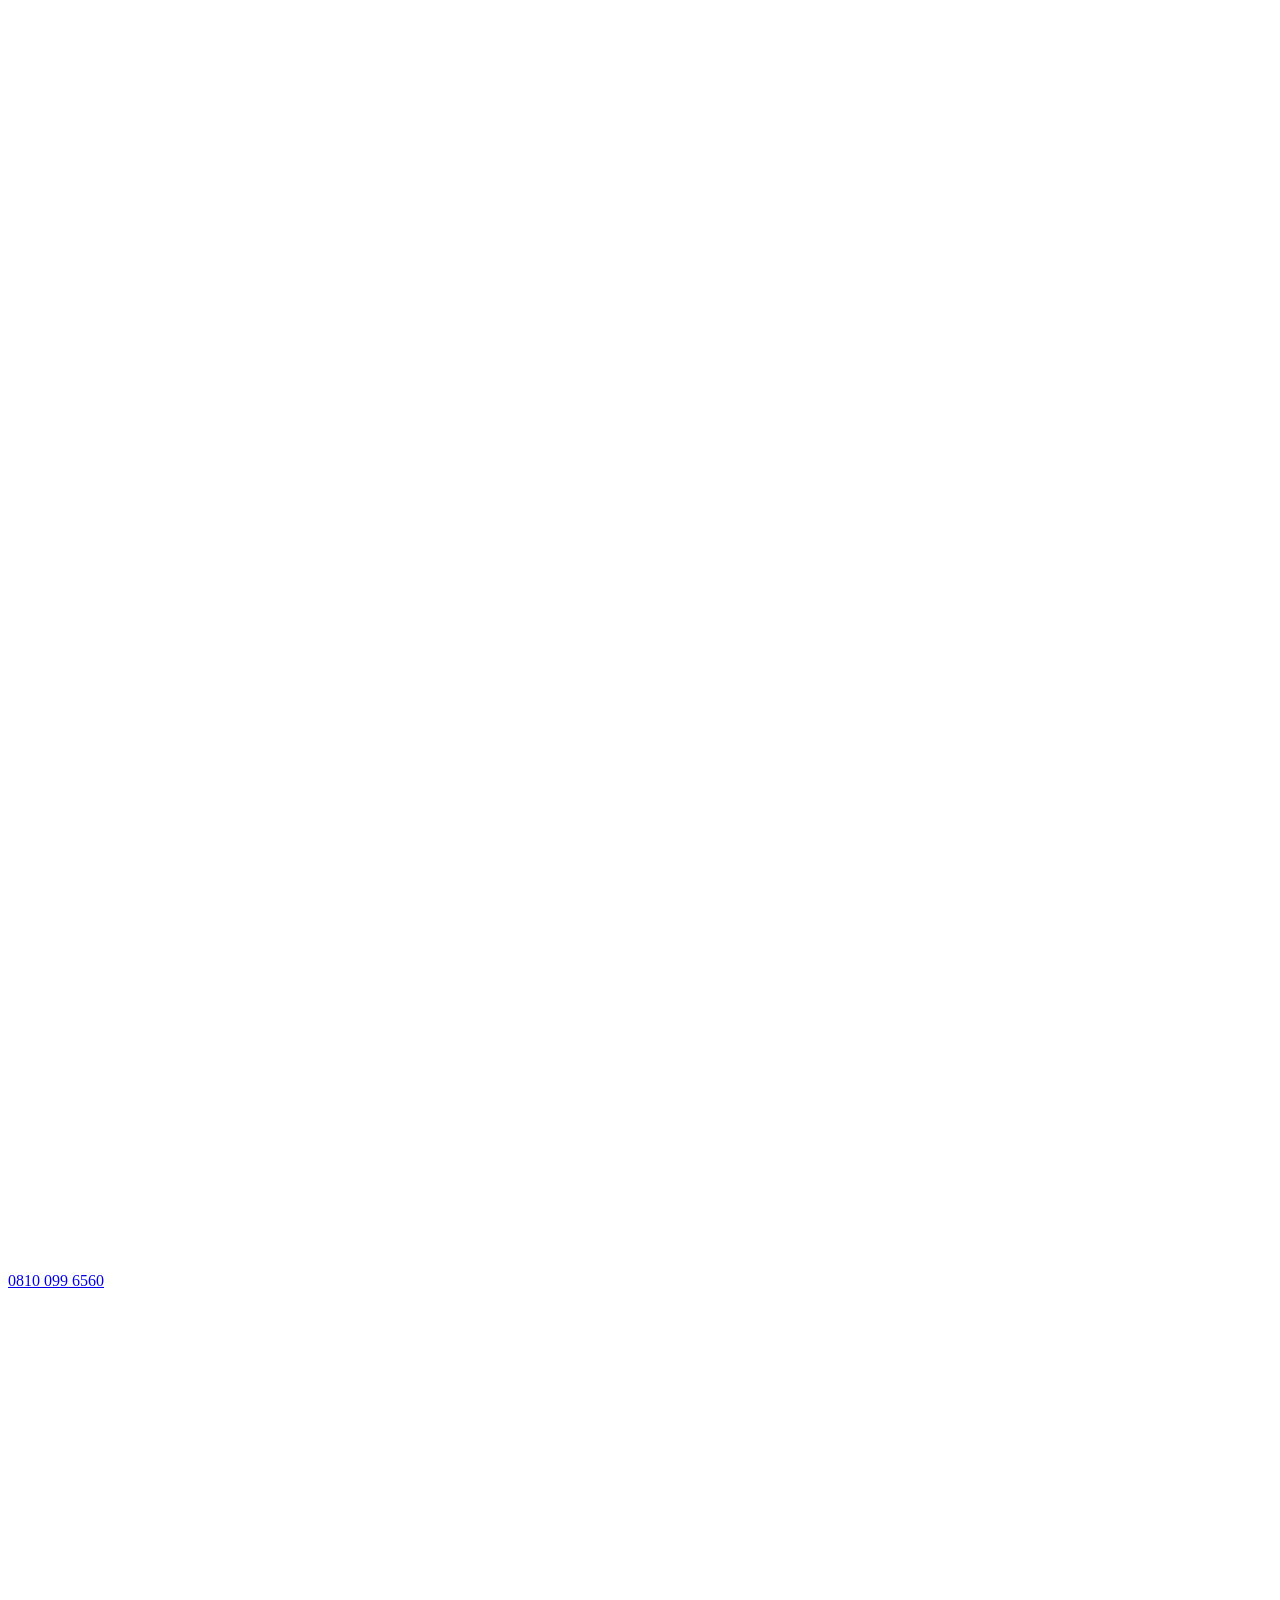
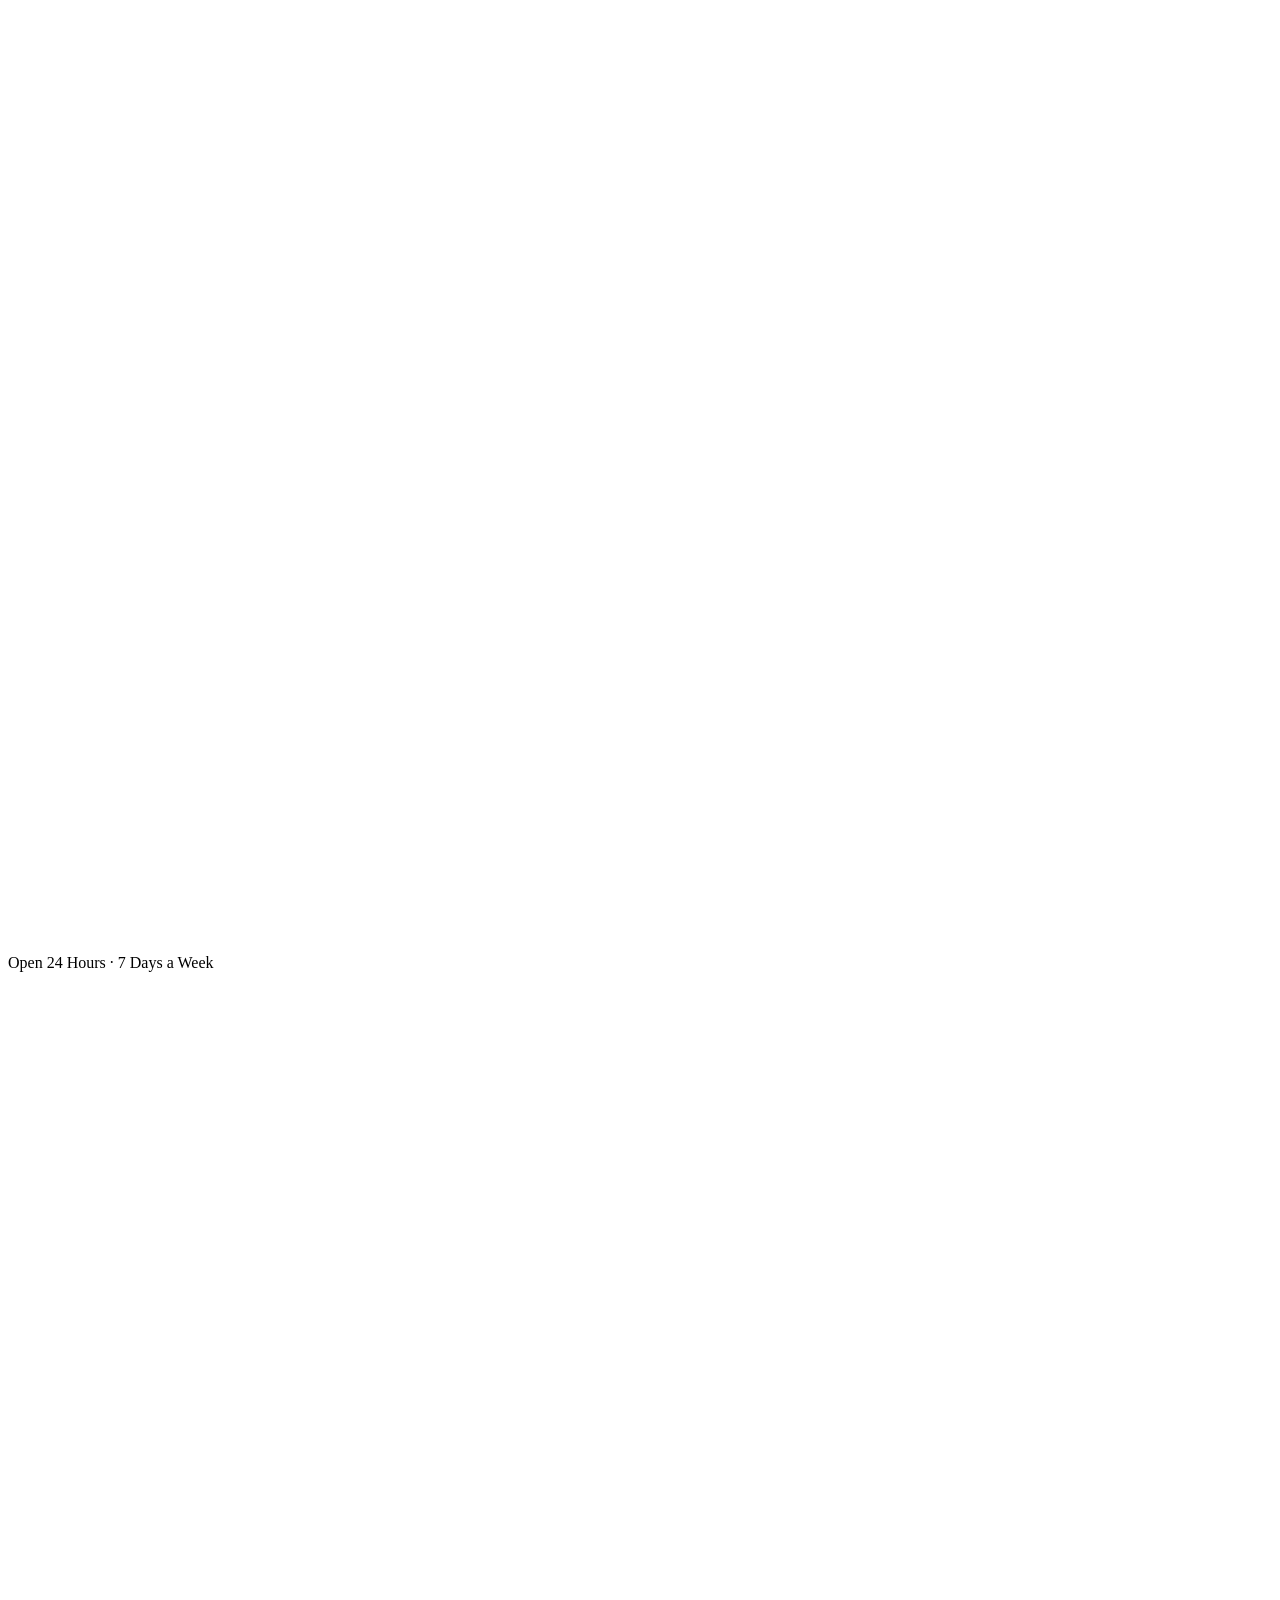
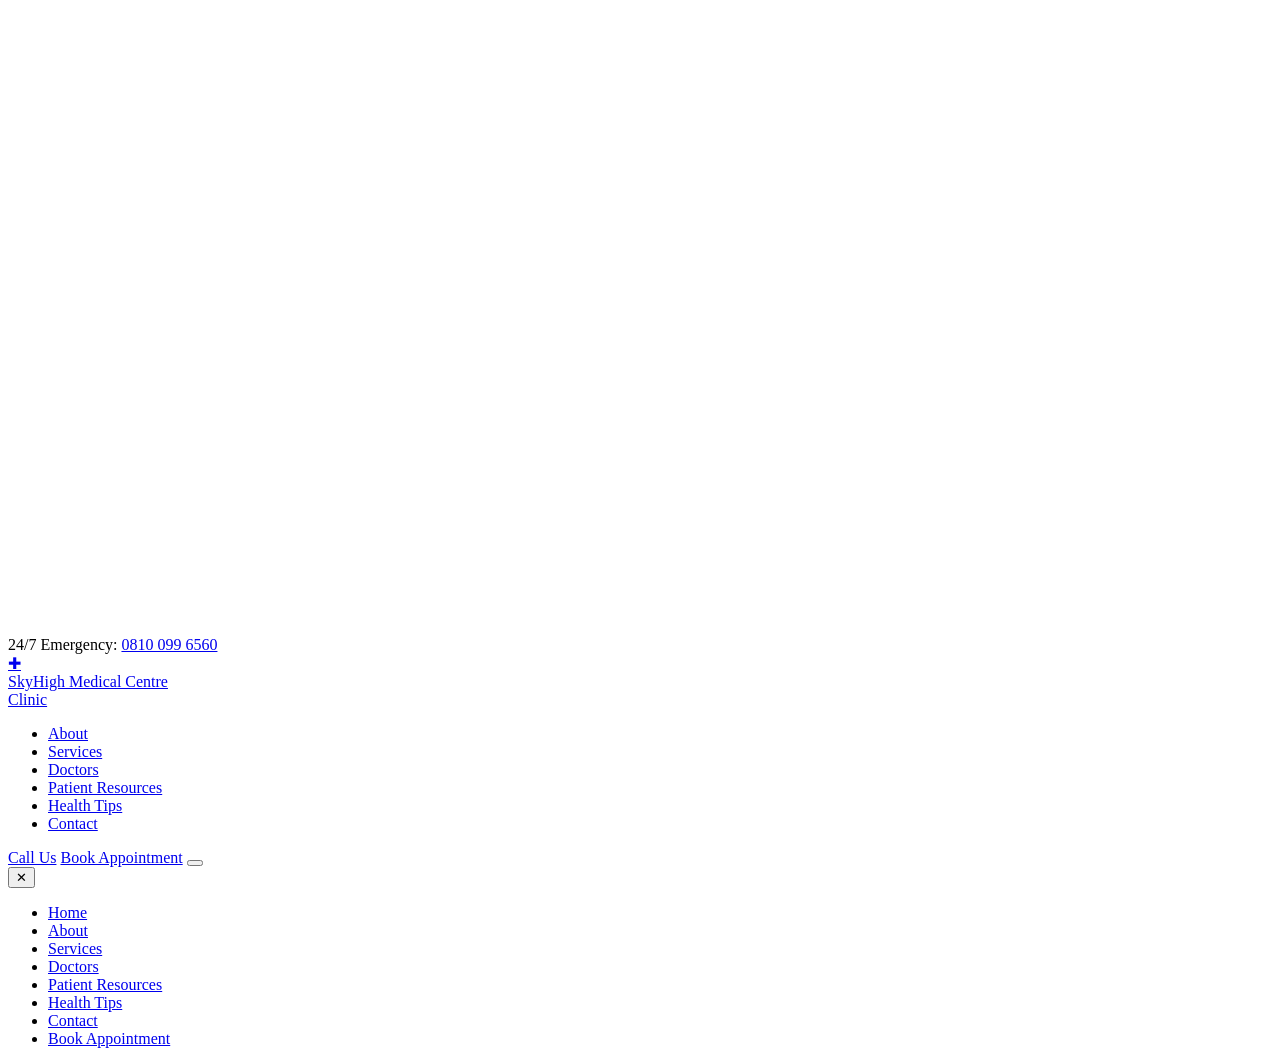
<file: includes/nav.html>
<!-- ==========================================================================
   TOP UTILITY BAR + NAVIGATION — Include in every page
   Copy both blocks into each page's <body>. Update links per page.
   ========================================================================== -->

<!-- Top Utility Bar -->
<div class="topbar">
  <div class="topbar__inner">
    <div class="topbar__group">
      <span class="topbar__item">
        <svg viewBox="0 0 24 24" fill="none" stroke-width="2"><path d="M22 16.92v3a2 2 0 01-2.18 2 19.79 19.79 0 01-8.63-3.07 19.5 19.5 0 01-6-6 19.79 19.79 0 01-3.07-8.67A2 2 0 014.11 2h3a2 2 0 012 1.72c.13.96.36 1.9.7 2.81a2 2 0 01-.45 2.11L8.09 9.91a16 16 0 006 6l1.27-1.27a2 2 0 012.11-.45c.91.34 1.85.57 2.81.7A2 2 0 0122 16.92z"/></svg>
        <a href="tel:+2348100996560">0810 099 6560</a>
      </span>
      <span class="topbar__item">
        <svg viewBox="0 0 24 24" fill="none" stroke-width="2"><circle cx="12" cy="12" r="10"/><path d="M12 6v6l4 2"/></svg>
        Open 24 Hours · 7 Days a Week
      </span>
    </div>
    <div class="topbar__group">
      <span class="topbar__item topbar__item--emergency">
        <svg viewBox="0 0 24 24" fill="none" stroke-width="2"><path d="M22 12h-4l-3 9L9 3l-3 9H2"/></svg>
        24/7 Emergency: <a href="tel:+2348100996560">0810 099 6560</a>
      </span>
    </div>
  </div>
</div>

<!-- Navigation -->
<nav class="nav nav--transparent" id="main-nav" data-transparent="true">
  <div class="nav__inner">

    <a href="index.html" class="nav__logo">
      <div class="nav__logo-mark">✚</div>
      <div>
        <div class="nav__logo-text">SkyHigh Medical Centre</div>
        <div class="nav__logo-sub">Clinic</div>
      </div>
    </a>

    <ul class="nav__links">
      <li><a href="about.html" class="nav__link">About</a></li>
      <li><a href="services.html" class="nav__link">Services</a></li>
      <li><a href="doctors.html" class="nav__link">Doctors</a></li>
      <li><a href="patient-resources.html" class="nav__link">Patient Resources</a></li>
      <li><a href="health-tips.html" class="nav__link">Health Tips</a></li>
      <li><a href="contact.html" class="nav__link">Contact</a></li>
    </ul>

    <div class="nav__actions">
      <a href="tel:+2348100996560" class="btn btn--secondary btn--sm">Call Us</a>
      <a href="book-appointment.html" class="btn btn--primary btn--sm">Book Appointment</a>
      <button class="nav__menu-btn" aria-label="Open menu" id="menu-btn">
        <span></span><span></span><span></span>
      </button>
    </div>

  </div>
</nav>

<!-- Mobile Navigation Overlay -->
<div class="mobile-nav" id="mobile-nav">
  <button class="mobile-nav__close" id="mobile-nav-close" aria-label="Close menu">✕</button>
  <ul class="mobile-nav__links">
    <li><a href="index.html" class="mobile-nav__link">Home</a></li>
    <li><a href="about.html" class="mobile-nav__link">About</a></li>
    <li><a href="services.html" class="mobile-nav__link">Services</a></li>
    <li><a href="doctors.html" class="mobile-nav__link">Doctors</a></li>
    <li><a href="patient-resources.html" class="mobile-nav__link">Patient Resources</a></li>
    <li><a href="health-tips.html" class="mobile-nav__link">Health Tips</a></li>
    <li><a href="contact.html" class="mobile-nav__link">Contact</a></li>
    <li><a href="book-appointment.html" class="mobile-nav__link mobile-nav__link--cta">Book Appointment</a></li>
  </ul>
</div>
</file>
<file: css/style.css>
/* ==========================================================================
   CLINIC WEBSITE — MASTER STYLESHEET
   Design System: Clean, Clinical, Trustworthy, Calm & Modern
   Brand: Meridian Health Clinic (placeholder — find/replace to rebrand)
   ========================================================================== */

/* --------------------------------------------------------------------------
   1. DESIGN TOKENS (CSS VARIABLES)
   -------------------------------------------------------------------------- */
:root {
  /* Primary Palette — SkyHigh Brand Blue & Teal (extracted from logo) */
  --color-primary:       #1577C2;   /* SkyHigh sky-blue — trust, reach */
  --color-primary-dark:  #0E4E86;   /* deep brand blue — nav / footer */
  --color-primary-deep:  #0A3A63;   /* deepest blue — overlays */
  --color-primary-light: #2E93D4;
  --color-accent:        #13B7A4;   /* SkyHigh teal-green — vitality */
  --color-accent-light:  #36D6C0;
  --color-accent-subtle: #E1F7F3;

  /* Neutrals */
  --color-warm:          #EFF6FC;   /* light brand-blue tint */
  --color-cream:         #F8FBFE;
  --color-white:         #FFFFFF;
  --color-text:          #16242F;
  --color-text-soft:     #44515C;
  --color-muted:         #76858F;
  --color-border:        #D8E4EE;
  --color-border-light:  #EAF1F7;

  /* Functional / status colors */
  --color-emergency:     #E23B44;   /* emergency / urgent — logo cross red */
  --color-success:       #13B7A4;
  --color-info:          #1577C2;
  --color-warning:       #E0A23B;

  /* Typography — Modern logo → DM Sans + Inter */
  --font-heading:        'DM Sans', 'Segoe UI', Tahoma, sans-serif;
  --font-body:           'Inter', -apple-system, BlinkMacSystemFont, sans-serif;
  --font-label:          'Inter', sans-serif;

  /* Type Scale */
  --text-xs:   0.75rem;
  --text-sm:   0.875rem;
  --text-base: 1rem;
  --text-lg:   1.125rem;
  --text-xl:   1.25rem;
  --text-2xl:  1.5rem;
  --text-3xl:  1.875rem;
  --text-4xl:  2.25rem;
  --text-5xl:  3rem;
  --text-6xl:  3.75rem;
  --text-7xl:  4.5rem;

  /* Spacing */
  --space-1:   0.25rem;
  --space-2:   0.5rem;
  --space-3:   0.75rem;
  --space-4:   1rem;
  --space-5:   1.25rem;
  --space-6:   1.5rem;
  --space-8:   2rem;
  --space-10:  2.5rem;
  --space-12:  3rem;
  --space-16:  4rem;
  --space-20:  5rem;
  --space-24:  6rem;
  --space-32:  8rem;
  --space-40:  10rem;

  /* Border Radius */
  --radius-sm:   4px;
  --radius-md:   8px;
  --radius-lg:   16px;
  --radius-xl:   24px;
  --radius-2xl:  32px;
  --radius-full: 9999px;

  /* Shadows */
  --shadow-sm:  0 1px 3px rgba(13,78,134,0.06), 0 1px 2px rgba(13,78,134,0.04);
  --shadow-md:  0 4px 16px rgba(13,78,134,0.08), 0 2px 6px rgba(13,78,134,0.05);
  --shadow-lg:  0 10px 40px rgba(13,78,134,0.10), 0 4px 16px rgba(13,78,134,0.06);
  --shadow-xl:  0 20px 60px rgba(13,78,134,0.12), 0 8px 24px rgba(13,78,134,0.08);
  --shadow-accent: 0 8px 32px rgba(19, 183, 164, 0.22);

  /* Transitions */
  --transition-fast:   150ms ease;
  --transition-base:   250ms ease;
  --transition-slow:   400ms ease;
  --transition-smooth: 600ms cubic-bezier(0.4, 0, 0.2, 1);

  /* Layout */
  --max-width:       1280px;
  --content-width:   900px;
  --nav-height:      80px;
  --topbar-height:   38px;
  --section-padding: var(--space-24) var(--space-8);
}

/* --------------------------------------------------------------------------
   2. RESET & BASE
   -------------------------------------------------------------------------- */
*, *::before, *::after {
  box-sizing: border-box;
  margin: 0;
  padding: 0;
}

html {
  font-size: 16px;
  scroll-behavior: smooth;
  -webkit-font-smoothing: antialiased;
  -moz-osx-font-smoothing: grayscale;
  text-rendering: optimizeLegibility;
  overflow-x: hidden;
  max-width: 100%;
}

/* Grid/flex children must be allowed to shrink, or a long word/number
   (e.g. a big stat figure) blows the track wider than the viewport and
   creates a sideways scroll with empty space. */
.grid > *, .footer__grid > * { min-width: 0; }

body {
  font-family: var(--font-body);
  font-size: var(--text-base);
  color: var(--color-text);
  background-color: var(--color-white);
  line-height: 1.7;
  overflow-x: hidden;
  width: 100%;
  max-width: 100%;
  position: relative;
  /* Safety net: never let a long word/URL push the layout sideways on mobile */
  overflow-wrap: break-word;
}

img {
  max-width: 100%;
  height: auto;
  display: block;
}

a {
  color: inherit;
  text-decoration: none;
}

ul, ol { list-style: none; }

button {
  font-family: inherit;
  cursor: pointer;
  border: none;
  background: none;
}

input, textarea, select {
  font-family: inherit;
  font-size: inherit;
}

/* --------------------------------------------------------------------------
   3. TYPOGRAPHY
   -------------------------------------------------------------------------- */
h1, h2, h3, h4, h5, h6 {
  font-family: var(--font-heading);
  font-weight: 700;
  line-height: 1.2;
  color: var(--color-primary);
  letter-spacing: -0.02em;
}

h1 { font-size: clamp(var(--text-4xl), 6vw, var(--text-7xl)); }
h2 { font-size: clamp(var(--text-3xl), 4vw, var(--text-5xl)); }
h3 { font-size: clamp(var(--text-2xl), 3vw, var(--text-3xl)); }
h4 { font-size: var(--text-xl); }
h5 { font-size: var(--text-lg); }
h6 { font-size: var(--text-base); }

p {
  color: var(--color-text-soft);
  line-height: 1.8;
}

.text-lead {
  font-size: var(--text-xl);
  color: var(--color-text-soft);
  line-height: 1.7;
  font-weight: 400;
}

.text-label {
  font-family: var(--font-label);
  font-size: var(--text-xs);
  font-weight: 600;
  letter-spacing: 0.12em;
  text-transform: uppercase;
  color: var(--color-accent);
}

blockquote {
  font-family: var(--font-heading);
  font-size: var(--text-2xl);
  color: var(--color-primary);
  line-height: 1.5;
  border-left: 3px solid var(--color-accent);
  padding-left: var(--space-6);
}

/* --------------------------------------------------------------------------
   4. LAYOUT UTILITIES
   -------------------------------------------------------------------------- */
.container {
  width: 100%;
  max-width: var(--max-width);
  margin-left: auto;
  margin-right: auto;
  padding-left: var(--space-8);
  padding-right: var(--space-8);
}

.container--narrow { max-width: var(--content-width); }
.container--wide   { max-width: 1440px; }

.section      { padding: var(--space-24) 0; }
.section--lg  { padding: var(--space-32) 0; }
.section--sm  { padding: var(--space-16) 0; }
.section--warm  { background-color: var(--color-warm); }
.section--cream { background-color: var(--color-cream); }
.section--dark  { background-color: var(--color-primary); color: var(--color-white); }

.section--dark h1, .section--dark h2,
.section--dark h3, .section--dark h4 { color: var(--color-white); }
.section--dark p { color: rgba(255,255,255,0.75); }

.grid { display: grid; gap: var(--space-8); }
.grid-2 { grid-template-columns: repeat(2, 1fr); }
.grid-3 { grid-template-columns: repeat(3, 1fr); }
.grid-4 { grid-template-columns: repeat(4, 1fr); }

.flex { display: flex; }
.flex-center  { display: flex; align-items: center; justify-content: center; }
.flex-between { display: flex; align-items: center; justify-content: space-between; }
.flex-col { display: flex; flex-direction: column; }

.text-center { text-align: center; }
.text-left   { text-align: left; }
.text-right  { text-align: right; }

.gap-2 { gap: var(--space-2); }
.gap-4 { gap: var(--space-4); }
.gap-6 { gap: var(--space-6); }
.gap-8 { gap: var(--space-8); }

/* --------------------------------------------------------------------------
   5. NAVIGATION
   -------------------------------------------------------------------------- */
.nav {
  position: fixed;
  top: var(--topbar-height); left: 0; right: 0;
  z-index: 1000;
  height: var(--nav-height);
  display: flex;
  align-items: center;
  transition: background var(--transition-slow), box-shadow var(--transition-slow);
}

.nav--transparent { background: transparent; }

.nav--scrolled {
  background: rgba(255, 255, 255, 0.96);
  backdrop-filter: blur(12px);
  -webkit-backdrop-filter: blur(12px);
  box-shadow: 0 1px 0 rgba(19,75,112,0.08);
}

.nav__inner {
  width: 100%;
  max-width: var(--max-width);
  margin: 0 auto;
  padding: 0 var(--space-8);
  display: flex;
  align-items: center;
  justify-content: space-between;
}

.nav__logo { display: flex; align-items: center; gap: var(--space-3); }

.nav__logo-mark {
  width: 42px;
  height: 42px;
  background: var(--color-accent);
  border-radius: var(--radius-md);
  display: flex;
  align-items: center;
  justify-content: center;
  color: white;
  font-size: var(--text-xl);
  font-weight: 700;
  box-shadow: var(--shadow-accent);
}

.nav__logo-text {
  font-family: var(--font-heading);
  font-size: var(--text-xl);
  font-weight: 700;
  color: var(--color-primary);
  line-height: 1.1;
}

.nav__logo-sub {
  font-family: var(--font-body);
  font-size: var(--text-xs);
  color: var(--color-muted);
  font-weight: 500;
  letter-spacing: 0.08em;
  text-transform: uppercase;
}

.nav--transparent .nav__logo-text,
.nav--transparent .nav__logo-sub { color: white; }

.nav__links { display: flex; align-items: center; gap: var(--space-8); }

.nav__link {
  font-size: var(--text-sm);
  font-weight: 500;
  color: var(--color-text);
  letter-spacing: 0.02em;
  transition: color var(--transition-fast);
  position: relative;
}

.nav--transparent .nav__link { color: rgba(255,255,255,0.88); }

.nav__link:hover,
.nav__link--active { color: var(--color-accent); }

.nav--transparent .nav__link:hover { color: white; }

.nav__actions { display: flex; align-items: center; gap: var(--space-4); }

.nav__menu-btn {
  display: none;
  flex-direction: column;
  gap: 5px;
  padding: var(--space-2);
}

.nav__menu-btn span {
  display: block;
  width: 24px;
  height: 2px;
  background: var(--color-primary);
  transition: transform var(--transition-base), opacity var(--transition-fast);
  border-radius: 2px;
}

.nav--transparent .nav__menu-btn span { background: white; }

/* Mobile Nav Overlay */
.mobile-nav {
  position: fixed;
  inset: 0;
  z-index: 999;
  background: var(--color-primary);
  display: flex;
  flex-direction: column;
  align-items: center;
  justify-content: center;
  opacity: 0;
  pointer-events: none;
  transition: opacity var(--transition-smooth);
}

.mobile-nav--open { opacity: 1; pointer-events: all; }

.mobile-nav__close {
  position: absolute;
  top: var(--space-6);
  right: var(--space-8);
  color: white;
  font-size: var(--text-2xl);
}

.mobile-nav__links {
  display: flex;
  flex-direction: column;
  align-items: center;
  gap: var(--space-6);
  text-align: center;
}

.mobile-nav__link {
  font-family: var(--font-heading);
  font-size: var(--text-3xl);
  color: rgba(255,255,255,0.85);
  font-weight: 700;
  transition: color var(--transition-fast);
}

.mobile-nav__link:hover,
.mobile-nav__link:active,
.mobile-nav__link--cta:hover,
.mobile-nav__link--cta:active { color: var(--color-accent-light); }

/* --------------------------------------------------------------------------
   6. TOP UTILITY BAR (above nav — phone / hours / emergency)
   -------------------------------------------------------------------------- */
.topbar {
  position: fixed;
  top: 0; left: 0; right: 0;
  z-index: 1001;
  background: var(--color-primary-dark);
  color: rgba(255,255,255,0.85);
  font-size: var(--text-sm);
}

.topbar__inner {
  max-width: var(--max-width);
  margin: 0 auto;
  padding: var(--space-2) var(--space-8);
  display: flex;
  align-items: center;
  justify-content: space-between;
  flex-wrap: wrap;
  gap: var(--space-4);
}

.topbar__group { display: flex; align-items: center; gap: var(--space-6); flex-wrap: wrap; }

.topbar__item {
  display: flex;
  align-items: center;
  gap: var(--space-2);
  color: rgba(255,255,255,0.8);
}

.topbar__item svg { width: 15px; height: 15px; stroke: var(--color-accent-light); }

.topbar__item--emergency { color: #FFB4BA; font-weight: 600; }
.topbar__item--emergency svg { stroke: #FFB4BA; }

/* --------------------------------------------------------------------------
   7. BUTTONS & CTAs
   -------------------------------------------------------------------------- */
.btn {
  display: inline-flex;
  align-items: center;
  justify-content: center;
  gap: var(--space-2);
  font-family: var(--font-body);
  font-size: var(--text-sm);
  font-weight: 600;
  letter-spacing: 0.02em;
  padding: var(--space-3) var(--space-6);
  border-radius: var(--radius-full);
  transition: all var(--transition-base);
  cursor: pointer;
  border: 2px solid transparent;
  white-space: nowrap;
}

.btn--primary {
  background: var(--color-accent);
  color: white;
  border-color: var(--color-accent);
  box-shadow: var(--shadow-accent);
}
.btn--primary:hover {
  background: var(--color-accent-light);
  border-color: var(--color-accent-light);
  transform: translateY(-1px);
  box-shadow: 0 12px 40px rgba(19, 183, 164, 0.32);
}

.btn--secondary {
  background: transparent;
  color: var(--color-primary);
  border-color: var(--color-primary);
}
.btn--secondary:hover {
  background: var(--color-primary);
  color: white;
  transform: translateY(-1px);
}

.btn--ghost {
  background: transparent;
  color: white;
  border-color: rgba(255,255,255,0.5);
}
.btn--ghost:hover { background: rgba(255,255,255,0.12); border-color: white; }

.btn--white {
  background: white;
  color: var(--color-primary);
  border-color: white;
}
.btn--white:hover { background: var(--color-warm); transform: translateY(-1px); }

.btn--emergency {
  background: var(--color-emergency);
  color: white;
  border-color: var(--color-emergency);
}
.btn--emergency:hover { background: #c23a44; border-color: #c23a44; }

.btn--lg { font-size: var(--text-base); padding: var(--space-4) var(--space-8); }
.btn--sm { font-size: var(--text-xs); padding: var(--space-2) var(--space-4); }
.btn--full { width: 100%; }

.btn svg { width: 18px; height: 18px; flex-shrink: 0; }

/* Floating WhatsApp button */
.whatsapp-float {
  position: fixed;
  bottom: var(--space-6);
  right: var(--space-6);
  z-index: 900;
  width: 56px;
  height: 56px;
  background: #25D366;
  border-radius: var(--radius-full);
  display: flex;
  align-items: center;
  justify-content: center;
  box-shadow: 0 4px 20px rgba(37, 211, 102, 0.4);
  transition: transform var(--transition-base), box-shadow var(--transition-base);
}
.whatsapp-float:hover { transform: scale(1.1); box-shadow: 0 8px 32px rgba(37, 211, 102, 0.5); }
.whatsapp-float svg { width: 28px; height: 28px; fill: white; }

/* --------------------------------------------------------------------------
   8. HERO SECTIONS
   -------------------------------------------------------------------------- */
.hero {
  position: relative;
  min-height: 100vh;
  display: flex;
  align-items: center;
  overflow: hidden;
}

.hero__bg {
  position: absolute;
  inset: 0;
  background-size: cover;
  background-position: center;
  background-repeat: no-repeat;
}

.hero__bg::after {
  content: '';
  position: absolute;
  inset: 0;
  background: linear-gradient(
    110deg,
    rgba(10, 58, 99, 0.94) 0%,
    rgba(14, 78, 134, 0.78) 42%,
    rgba(19, 183, 164, 0.28) 100%
  );
}

.hero__bg--gradient {
  background: linear-gradient(135deg, var(--color-primary-dark) 0%, var(--color-primary) 55%, var(--color-primary-light) 100%);
}
.hero__bg--gradient::after { background: none; }

.hero__content {
  position: relative;
  z-index: 2;
  width: 100%;
  max-width: var(--max-width);
  margin: 0 auto;
  padding: calc(var(--nav-height) + var(--space-16)) var(--space-8) var(--space-20);
}

.hero__label {
  display: inline-flex;
  align-items: center;
  gap: var(--space-2);
  background: rgba(31,169,139,0.18);
  border: 1px solid rgba(67,201,168,0.4);
  border-radius: var(--radius-full);
  padding: var(--space-2) var(--space-4);
  font-family: var(--font-label);
  font-size: var(--text-xs);
  font-weight: 600;
  letter-spacing: 0.1em;
  text-transform: uppercase;
  color: var(--color-accent-light);
  margin-bottom: var(--space-5);
}

.hero__title {
  font-family: var(--font-heading);
  font-size: clamp(var(--text-4xl), 6vw, var(--text-7xl));
  font-weight: 700;
  color: white;
  line-height: 1.1;
  letter-spacing: -0.03em;
  margin-bottom: var(--space-6);
  max-width: 820px;
}

.hero__title span { color: var(--color-accent-light); display: block; }

.hero__subtitle {
  font-size: var(--text-lg);
  color: rgba(255,255,255,0.82);
  line-height: 1.7;
  margin-bottom: var(--space-10);
  max-width: 560px;
}

.hero__actions { display: flex; flex-wrap: wrap; gap: var(--space-4); align-items: center; }

.hero__trust {
  display: flex;
  flex-wrap: wrap;
  gap: var(--space-6);
  margin-top: var(--space-10);
}

.hero__trust-item {
  display: flex;
  align-items: center;
  gap: var(--space-2);
  color: rgba(255,255,255,0.85);
  font-size: var(--text-sm);
}

.hero__trust-item svg { width: 20px; height: 20px; stroke: var(--color-accent-light); flex-shrink: 0; }

.hero__scroll {
  position: absolute;
  bottom: var(--space-8);
  left: 50%;
  transform: translateX(-50%);
  z-index: 2;
  display: flex;
  flex-direction: column;
  align-items: center;
  gap: var(--space-2);
  color: rgba(255,255,255,0.5);
  font-size: var(--text-xs);
  letter-spacing: 0.1em;
  text-transform: uppercase;
  animation: scrollBounce 2s ease-in-out infinite;
}

.hero__scroll-line {
  width: 1px;
  height: 48px;
  background: linear-gradient(to bottom, rgba(255,255,255,0.5), transparent);
}

@keyframes scrollBounce {
  0%, 100% { transform: translateX(-50%) translateY(0); }
  50% { transform: translateX(-50%) translateY(6px); }
}

/* Info bar at bottom of hero (hours / location / phone) */
.info-bar {
  background: rgba(255,255,255,0.08);
  backdrop-filter: blur(8px);
  border-top: 1px solid rgba(255,255,255,0.12);
  padding: var(--space-4) var(--space-8);
  position: relative;
  z-index: 2;
}

.info-bar__inner {
  max-width: var(--max-width);
  margin: 0 auto;
  display: flex;
  flex-wrap: wrap;
  align-items: center;
  justify-content: center;
  gap: var(--space-8);
}

.info-bar__item {
  display: flex;
  align-items: center;
  gap: var(--space-3);
  color: rgba(255,255,255,0.88);
  font-size: var(--text-sm);
}

.info-bar__dot {
  width: 6px;
  height: 6px;
  border-radius: var(--radius-full);
  background: var(--color-accent-light);
  flex-shrink: 0;
}

/* Page hero (inner pages) */
.page-hero {
  padding: calc(var(--nav-height) + var(--space-16)) var(--space-8) var(--space-16);
  background: linear-gradient(135deg, var(--color-primary-dark) 0%, var(--color-primary) 60%, var(--color-primary-light) 100%);
  text-align: center;
  position: relative;
  overflow: hidden;
}

.page-hero::before {
  content: '';
  position: absolute;
  top: -50%; right: -20%;
  width: 600px; height: 600px;
  background: radial-gradient(circle, rgba(31,169,139,0.18) 0%, transparent 70%);
  pointer-events: none;
}

.page-hero__label {
  display: inline-block;
  font-family: var(--font-label);
  font-size: var(--text-xs);
  font-weight: 600;
  letter-spacing: 0.15em;
  text-transform: uppercase;
  color: var(--color-accent-light);
  margin-bottom: var(--space-4);
}

.page-hero__title { color: white; margin-bottom: var(--space-5); }

.page-hero__subtitle {
  color: rgba(255,255,255,0.78);
  font-size: var(--text-lg);
  max-width: 620px;
  margin: 0 auto;
  line-height: 1.7;
}

/* Breadcrumb */
.breadcrumb {
  display: flex;
  align-items: center;
  justify-content: center;
  gap: var(--space-2);
  margin-top: var(--space-5);
  font-size: var(--text-sm);
  color: rgba(255,255,255,0.6);
}
.breadcrumb a { color: rgba(255,255,255,0.8); }
.breadcrumb a:hover { color: var(--color-accent-light); }

/* --------------------------------------------------------------------------
   9. SECTION HEADERS
   -------------------------------------------------------------------------- */
.section-header { margin-bottom: var(--space-12); }

.section-header--center {
  text-align: center;
  max-width: 680px;
  margin-left: auto;
  margin-right: auto;
}

.section-header__label {
  display: block;
  font-family: var(--font-label);
  font-size: var(--text-xs);
  font-weight: 600;
  letter-spacing: 0.15em;
  text-transform: uppercase;
  color: var(--color-accent);
  margin-bottom: var(--space-4);
}

.section-header__title { margin-bottom: var(--space-5); }

.section-header__desc {
  font-size: var(--text-lg);
  color: var(--color-muted);
  line-height: 1.7;
}

/* --------------------------------------------------------------------------
   10. CARDS
   -------------------------------------------------------------------------- */
.card {
  background: white;
  border-radius: var(--radius-xl);
  overflow: hidden;
  transition: transform var(--transition-base), box-shadow var(--transition-base);
  border: 1px solid var(--color-border-light);
}
.card:hover { transform: translateY(-4px); box-shadow: var(--shadow-lg); }

.card__image {
  width: 100%;
  aspect-ratio: 16/9;
  object-fit: cover;
  background: var(--color-warm);
}

.card__body { padding: var(--space-6); }

.card__label {
  font-family: var(--font-label);
  font-size: var(--text-xs);
  font-weight: 600;
  letter-spacing: 0.1em;
  text-transform: uppercase;
  color: var(--color-accent);
  margin-bottom: var(--space-2);
  display: block;
}

.card__title {
  font-size: var(--text-xl);
  font-family: var(--font-heading);
  font-weight: 700;
  color: var(--color-primary);
  margin-bottom: var(--space-3);
  line-height: 1.3;
}

.card__text {
  font-size: var(--text-sm);
  color: var(--color-muted);
  line-height: 1.7;
  margin-bottom: var(--space-5);
}

.card__meta {
  font-size: var(--text-xs);
  color: var(--color-muted);
  display: flex;
  align-items: center;
  gap: var(--space-4);
}

/* Service Card */
.service-card {
  background: white;
  border-radius: var(--radius-xl);
  padding: var(--space-8);
  border: 1px solid var(--color-border-light);
  transition: all var(--transition-base);
  position: relative;
  overflow: hidden;
}

.service-card::before {
  content: '';
  position: absolute;
  top: 0; left: 0; right: 0;
  height: 3px;
  background: var(--color-accent);
  transform: scaleX(0);
  transform-origin: left;
  transition: transform var(--transition-smooth);
}
.service-card:hover::before { transform: scaleX(1); }
.service-card:hover { transform: translateY(-4px); box-shadow: var(--shadow-lg); }

.service-card__icon {
  width: 60px;
  height: 60px;
  border-radius: var(--radius-lg);
  background: var(--color-accent-subtle);
  display: flex;
  align-items: center;
  justify-content: center;
  margin-bottom: var(--space-5);
}
.service-card__icon svg { width: 30px; height: 30px; stroke: var(--color-accent); fill: none; }

.service-card__title {
  font-family: var(--font-heading);
  font-size: var(--text-xl);
  color: var(--color-primary);
  margin-bottom: var(--space-3);
}

.service-card__desc {
  font-size: var(--text-sm);
  color: var(--color-muted);
  line-height: 1.7;
  margin-bottom: var(--space-4);
}

.service-card__link {
  font-size: var(--text-sm);
  font-weight: 600;
  color: var(--color-accent);
  display: inline-flex;
  align-items: center;
  gap: var(--space-2);
  transition: gap var(--transition-base);
}
.service-card__link:hover { gap: var(--space-3); }
.service-card__link svg { width: 16px; height: 16px; stroke: currentColor; fill: none; }

/* Doctor Card */
.doctor-card {
  background: white;
  border-radius: var(--radius-xl);
  overflow: hidden;
  border: 1px solid var(--color-border-light);
  transition: transform var(--transition-base), box-shadow var(--transition-base);
  display: flex;
  flex-direction: column;
  height: 100%;
}
.doctor-card:hover { transform: translateY(-4px); box-shadow: var(--shadow-lg); }

.doctor-card__photo-wrap {
  position: relative;
  aspect-ratio: 4/5;
  overflow: hidden;
  flex-shrink: 0;
  background: linear-gradient(135deg, var(--color-warm), var(--color-accent-subtle));
}
.doctor-card__photo {
  width: 100%; height: 100%;
  object-fit: cover;
  transition: transform var(--transition-smooth);
}
.doctor-card:hover .doctor-card__photo { transform: scale(1.04); }

.doctor-card__badge {
  position: absolute;
  top: var(--space-4);
  left: var(--space-4);
  background: rgba(255,255,255,0.92);
  backdrop-filter: blur(4px);
  color: var(--color-accent);
  font-size: var(--text-xs);
  font-weight: 600;
  padding: var(--space-1) var(--space-3);
  border-radius: var(--radius-full);
}

.doctor-card__body {
  padding: var(--space-6);
  display: flex;
  flex-direction: column;
  flex: 1;
}

/* Pin the Book button to the bottom so cards align regardless of name length */
.doctor-card__body .btn { margin-top: auto; }

.doctor-card__name {
  font-family: var(--font-heading);
  font-size: var(--text-xl);
  color: var(--color-primary);
  margin-bottom: var(--space-1);
}

.doctor-card__specialty {
  font-size: var(--text-sm);
  color: var(--color-accent);
  font-weight: 600;
  margin-bottom: var(--space-3);
}

.doctor-card__meta {
  font-size: var(--text-sm);
  color: var(--color-muted);
  display: flex;
  flex-direction: column;
  gap: var(--space-2);
  margin-bottom: var(--space-5);
}
.doctor-card__meta span { display: flex; align-items: center; gap: var(--space-2); }
.doctor-card__meta svg { width: 15px; height: 15px; stroke: var(--color-muted); fill: none; flex-shrink: 0; }

/* Stat Card */
.stat-card { text-align: center; padding: var(--space-8); }
.stat-card__number {
  font-family: var(--font-heading);
  font-size: var(--text-6xl);
  font-weight: 700;
  color: var(--color-accent);
  line-height: 1;
  margin-bottom: var(--space-2);
}
.stat-card__label { font-size: var(--text-base); color: var(--color-text-soft); font-weight: 500; }

/* Feature (why choose us) */
.feature {
  display: flex;
  gap: var(--space-5);
  align-items: flex-start;
}
.feature__icon {
  flex-shrink: 0;
  width: 52px;
  height: 52px;
  border-radius: var(--radius-lg);
  background: var(--color-accent-subtle);
  display: flex;
  align-items: center;
  justify-content: center;
}
.feature__icon svg { width: 26px; height: 26px; stroke: var(--color-accent); fill: none; }
.feature__title {
  font-family: var(--font-heading);
  font-size: var(--text-lg);
  color: var(--color-primary);
  margin-bottom: var(--space-2);
}
.feature__desc { font-size: var(--text-sm); color: var(--color-muted); line-height: 1.7; }

/* Article / Health Tip Card */
.article-card {
  background: white;
  border-radius: var(--radius-xl);
  overflow: hidden;
  border: 1px solid var(--color-border-light);
  transition: transform var(--transition-base), box-shadow var(--transition-base);
}
.article-card:hover { transform: translateY(-4px); box-shadow: var(--shadow-lg); }
.article-card__thumb { position: relative; aspect-ratio: 16/9; overflow: hidden; background: var(--color-warm); }
.article-card__thumb img { width: 100%; height: 100%; object-fit: cover; transition: transform var(--transition-smooth); }
.article-card:hover .article-card__thumb img { transform: scale(1.05); }
.article-card__tag {
  display: inline-block;
  background: var(--color-accent-subtle);
  color: var(--color-accent);
  font-size: var(--text-xs);
  font-weight: 700;
  letter-spacing: 0.03em;
  padding: 5px 13px;
  border-radius: var(--radius-full);
  margin-bottom: var(--space-3);
}
.article-card__body { padding: var(--space-6); }
.article-card__meta {
  font-size: var(--text-xs);
  color: var(--color-muted);
  margin-bottom: var(--space-2);
  display: flex;
  gap: var(--space-3);
}
.article-card__title {
  font-family: var(--font-heading);
  font-size: var(--text-lg);
  color: var(--color-primary);
  margin-bottom: var(--space-2);
  line-height: 1.35;
}
.article-card__excerpt { font-size: var(--text-sm); color: var(--color-muted); line-height: 1.7; }

/* --------------------------------------------------------------------------
   11. FORMS
   -------------------------------------------------------------------------- */
.form-group { margin-bottom: var(--space-5); }

.form-label {
  display: block;
  font-size: var(--text-sm);
  font-weight: 600;
  color: var(--color-text);
  margin-bottom: var(--space-2);
}

.form-hint { font-size: var(--text-xs); color: var(--color-muted); margin-top: var(--space-1); }

.form-input, .form-select, .form-textarea {
  width: 100%;
  padding: var(--space-3) var(--space-4);
  border: 1.5px solid var(--color-border);
  border-radius: var(--radius-md);
  font-size: var(--text-base);
  color: var(--color-text);
  background: white;
  transition: border-color var(--transition-fast), box-shadow var(--transition-fast);
  outline: none;
  appearance: none;
}

.form-input:focus, .form-select:focus, .form-textarea:focus {
  border-color: var(--color-accent);
  box-shadow: 0 0 0 3px rgba(19, 183, 164, 0.14);
}

.form-input::placeholder, .form-textarea::placeholder { color: var(--color-muted); }

.form-textarea { resize: vertical; min-height: 140px; line-height: 1.7; }

.form-select {
  background-image: url("data:image/svg+xml,%3Csvg xmlns='http://www.w3.org/2000/svg' width='16' height='16' viewBox='0 0 24 24' fill='none' stroke='%237A8893' stroke-width='2'%3E%3Cpath d='M6 9l6 6 6-6'/%3E%3C/svg%3E");
  background-repeat: no-repeat;
  background-position: right var(--space-3) center;
  padding-right: var(--space-10);
}

.form-row { display: grid; grid-template-columns: 1fr 1fr; gap: var(--space-4); }

.form-check { display: flex; align-items: flex-start; gap: var(--space-3); cursor: pointer; }
.form-check input[type="checkbox"], .form-check input[type="radio"] {
  width: 18px; height: 18px;
  flex-shrink: 0;
  margin-top: 2px;
  accent-color: var(--color-accent);
}
.form-check__label { font-size: var(--text-sm); color: var(--color-text-soft); line-height: 1.5; }

.form-card {
  background: white;
  border-radius: var(--radius-2xl);
  padding: var(--space-10);
  box-shadow: var(--shadow-lg);
  border: 1px solid var(--color-border-light);
}

/* --------------------------------------------------------------------------
   12. APPOINTMENT BOOKING — SIGNATURE FEATURE
   -------------------------------------------------------------------------- */
.booking {
  background: white;
  border-radius: var(--radius-2xl);
  box-shadow: var(--shadow-xl);
  border: 1px solid var(--color-border-light);
  overflow: hidden;
}

/* Progress stepper */
.booking__steps {
  display: flex;
  background: var(--color-warm);
  border-bottom: 1px solid var(--color-border-light);
  padding: var(--space-5) var(--space-6);
  gap: var(--space-2);
  overflow-x: auto;
}

.booking__step {
  display: flex;
  align-items: center;
  gap: var(--space-3);
  flex: 1;
  min-width: 130px;
  opacity: 0.5;
  transition: opacity var(--transition-base);
}
.booking__step--active { opacity: 1; }
.booking__step--done { opacity: 1; }

.booking__step-num {
  width: 32px;
  height: 32px;
  border-radius: var(--radius-full);
  background: var(--color-border);
  color: var(--color-muted);
  display: flex;
  align-items: center;
  justify-content: center;
  font-size: var(--text-sm);
  font-weight: 700;
  flex-shrink: 0;
  transition: all var(--transition-base);
}
.booking__step--active .booking__step-num { background: var(--color-accent); color: white; }
.booking__step--done .booking__step-num { background: var(--color-primary); color: white; }

.booking__step-label { font-size: var(--text-xs); font-weight: 600; color: var(--color-text-soft); line-height: 1.2; }
.booking__step-sub  { font-size: var(--text-xs); color: var(--color-muted); }

/* Panels */
.booking__body { padding: var(--space-10); }

.booking__panel { display: none; animation: fadeIn 0.4s ease; }
.booking__panel--active { display: block; }

.booking__panel-title {
  font-family: var(--font-heading);
  font-size: var(--text-2xl);
  color: var(--color-primary);
  margin-bottom: var(--space-2);
}
.booking__panel-desc { font-size: var(--text-sm); color: var(--color-muted); margin-bottom: var(--space-8); }

/* Selectable option tiles (service / doctor) */
.option-grid {
  display: grid;
  grid-template-columns: repeat(2, 1fr);
  gap: var(--space-4);
}

.option-tile {
  display: flex;
  align-items: center;
  gap: var(--space-4);
  padding: var(--space-5);
  border: 2px solid var(--color-border);
  border-radius: var(--radius-lg);
  cursor: pointer;
  transition: all var(--transition-fast);
  background: white;
  text-align: left;
}
.option-tile:hover { border-color: var(--color-accent-light); background: var(--color-accent-subtle); }
.option-tile--selected { border-color: var(--color-accent); background: var(--color-accent-subtle); }

.option-tile__icon {
  width: 48px; height: 48px;
  border-radius: var(--radius-md);
  background: var(--color-accent-subtle);
  display: flex; align-items: center; justify-content: center;
  flex-shrink: 0;
}
.option-tile--selected .option-tile__icon { background: white; }
.option-tile__icon svg { width: 24px; height: 24px; stroke: var(--color-accent); fill: none; }

.option-tile__avatar {
  width: 48px; height: 48px;
  border-radius: var(--radius-full);
  object-fit: cover;
  flex-shrink: 0;
  background: var(--color-warm);
}

.option-tile__title { font-size: var(--text-sm); font-weight: 600; color: var(--color-primary); }
.option-tile__sub   { font-size: var(--text-xs); color: var(--color-muted); }

/* Date & time selection */
.date-scroller {
  display: flex;
  gap: var(--space-3);
  overflow-x: auto;
  padding-bottom: var(--space-3);
  margin-bottom: var(--space-8);
}
.date-pill {
  flex-shrink: 0;
  width: 80px;
  padding: var(--space-4) var(--space-2);
  border: 2px solid var(--color-border);
  border-radius: var(--radius-lg);
  text-align: center;
  cursor: pointer;
  transition: all var(--transition-fast);
  background: white;
}
.date-pill:hover { border-color: var(--color-accent-light); }
.date-pill--selected { border-color: var(--color-accent); background: var(--color-accent-subtle); }
.date-pill__dow { font-size: var(--text-xs); color: var(--color-muted); text-transform: uppercase; letter-spacing: 0.05em; }
.date-pill__day { font-family: var(--font-heading); font-size: var(--text-2xl); color: var(--color-primary); font-weight: 700; line-height: 1.1; }
.date-pill__mon { font-size: var(--text-xs); color: var(--color-muted); }

.time-grid {
  display: grid;
  grid-template-columns: repeat(auto-fill, minmax(110px, 1fr));
  gap: var(--space-3);
}
.time-slot {
  padding: var(--space-3);
  border: 2px solid var(--color-border);
  border-radius: var(--radius-md);
  text-align: center;
  cursor: pointer;
  font-size: var(--text-sm);
  font-weight: 600;
  color: var(--color-text-soft);
  transition: all var(--transition-fast);
  background: white;
}
.time-slot:hover { border-color: var(--color-accent-light); color: var(--color-primary); }
.time-slot--selected { border-color: var(--color-accent); background: var(--color-accent); color: white; }
.time-slot--unavailable { opacity: 0.4; cursor: not-allowed; text-decoration: line-through; }

/* Summary / confirm */
.booking__summary {
  background: var(--color-warm);
  border-radius: var(--radius-lg);
  padding: var(--space-6);
  margin-bottom: var(--space-6);
}
.booking__summary-row {
  display: flex;
  justify-content: space-between;
  gap: var(--space-4);
  padding: var(--space-3) 0;
  border-bottom: 1px solid var(--color-border-light);
  font-size: var(--text-sm);
}
.booking__summary-row:last-child { border-bottom: none; }
.booking__summary-row span:first-child { color: var(--color-muted); }
.booking__summary-row span:last-child { color: var(--color-primary); font-weight: 600; text-align: right; }

/* Footer nav of booking */
.booking__nav {
  display: flex;
  justify-content: space-between;
  gap: var(--space-4);
  margin-top: var(--space-8);
  padding-top: var(--space-6);
  border-top: 1px solid var(--color-border-light);
}

/* Success state */
.booking__success { text-align: center; padding: var(--space-10) var(--space-6); display: none; }
.booking__success--active { display: block; animation: fadeInUp 0.5s ease; }
.booking__success-icon {
  width: 88px; height: 88px;
  border-radius: var(--radius-full);
  background: var(--color-accent-subtle);
  display: flex; align-items: center; justify-content: center;
  margin: 0 auto var(--space-6);
}
.booking__success-icon svg { width: 44px; height: 44px; stroke: var(--color-accent); fill: none; stroke-width: 2.5; }

/* --------------------------------------------------------------------------
   13. TESTIMONIALS
   -------------------------------------------------------------------------- */
.testimonial {
  background: white;
  border-radius: var(--radius-xl);
  padding: var(--space-8);
  border: 1px solid var(--color-border-light);
  position: relative;
}
.testimonial::before {
  content: '"';
  font-family: var(--font-heading);
  font-size: 80px;
  color: var(--color-accent-subtle);
  position: absolute;
  top: var(--space-4);
  left: var(--space-6);
  line-height: 1;
  pointer-events: none;
}
.testimonial__stars { color: var(--color-warning); margin-bottom: var(--space-4); font-size: var(--text-sm); letter-spacing: 2px; position: relative; }
.testimonial__text {
  font-size: var(--text-base);
  color: var(--color-text-soft);
  line-height: 1.8;
  margin-bottom: var(--space-6);
  position: relative;
}
.testimonial__author { display: flex; align-items: center; gap: var(--space-3); }
.testimonial__avatar-placeholder {
  width: 44px; height: 44px;
  border-radius: var(--radius-full);
  background: var(--color-accent-subtle);
  display: flex; align-items: center; justify-content: center;
  font-size: var(--text-lg);
  flex-shrink: 0;
}
.testimonial__name { font-weight: 600; font-size: var(--text-sm); color: var(--color-primary); }
.testimonial__role { font-size: var(--text-xs); color: var(--color-muted); }

/* --------------------------------------------------------------------------
   14. REASSURANCE BANNER (was scripture banner)
   -------------------------------------------------------------------------- */
.quote-banner {
  background: linear-gradient(135deg, var(--color-primary-dark) 0%, var(--color-primary) 60%, var(--color-primary-light) 100%);
  padding: var(--space-16) var(--space-8);
  text-align: center;
  position: relative;
  overflow: hidden;
}
.quote-banner::before {
  content: '✚';
  font-size: 320px;
  color: rgba(255,255,255,0.03);
  position: absolute;
  top: -40px; left: -10px;
  line-height: 1;
  pointer-events: none;
  font-family: var(--font-heading);
}
.quote-banner__text {
  font-family: var(--font-heading);
  font-size: clamp(var(--text-2xl), 3.5vw, var(--text-4xl));
  color: white;
  line-height: 1.4;
  max-width: 820px;
  margin: 0 auto var(--space-4);
  position: relative;
}
.quote-banner__ref {
  font-size: var(--text-sm);
  color: var(--color-accent-light);
  font-weight: 600;
  letter-spacing: 0.1em;
  text-transform: uppercase;
}

/* --------------------------------------------------------------------------
   15. PROCESS / STEPS (how it works, what to expect)
   -------------------------------------------------------------------------- */
.steps { counter-reset: step-counter; }
.step {
  display: flex;
  gap: var(--space-6);
  padding: var(--space-6) 0;
  border-bottom: 1px solid var(--color-border-light);
  counter-increment: step-counter;
}
.step:last-child { border-bottom: none; }
.step__number {
  flex-shrink: 0;
  width: 48px; height: 48px;
  border-radius: var(--radius-full);
  background: var(--color-accent-subtle);
  display: flex; align-items: center; justify-content: center;
  font-family: var(--font-heading);
  font-size: var(--text-xl);
  font-weight: 700;
  color: var(--color-accent);
}
.step__content { flex: 1; }
.step__title {
  font-family: var(--font-heading);
  font-size: var(--text-xl);
  color: var(--color-primary);
  margin-bottom: var(--space-2);
}
.step__desc { font-size: var(--text-base); color: var(--color-muted); line-height: 1.7; }

/* --------------------------------------------------------------------------
   16. ACCORDION (FAQ)
   -------------------------------------------------------------------------- */
.accordion__item {
  border: 1px solid var(--color-border-light);
  border-radius: var(--radius-lg);
  margin-bottom: var(--space-3);
  overflow: hidden;
  background: white;
}
.accordion__btn {
  width: 100%;
  display: flex;
  align-items: center;
  justify-content: space-between;
  gap: var(--space-4);
  padding: var(--space-5) var(--space-6);
  font-family: var(--font-heading);
  font-size: var(--text-lg);
  font-weight: 600;
  color: var(--color-primary);
  text-align: left;
  background: white;
}
.accordion__btn::after {
  content: '+';
  font-size: var(--text-2xl);
  color: var(--color-accent);
  font-weight: 400;
  transition: transform var(--transition-base);
  flex-shrink: 0;
}
.accordion--open .accordion__btn::after { transform: rotate(45deg); }
.accordion__panel {
  max-height: 0;
  overflow: hidden;
  transition: max-height var(--transition-smooth);
}
.accordion__panel-inner {
  padding: 0 var(--space-6) var(--space-6);
  color: var(--color-text-soft);
  line-height: 1.8;
  font-size: var(--text-sm);
}

/* --------------------------------------------------------------------------
   17. INSURANCE / LOGOS ROW
   -------------------------------------------------------------------------- */
.logo-row {
  display: flex;
  flex-wrap: wrap;
  align-items: center;
  justify-content: center;
  gap: var(--space-8);
}
.logo-row__item {
  height: 40px;
  padding: var(--space-3) var(--space-5);
  background: white;
  border: 1px solid var(--color-border-light);
  border-radius: var(--radius-md);
  display: flex;
  align-items: center;
  font-weight: 600;
  color: var(--color-muted);
  font-size: var(--text-sm);
  letter-spacing: 0.02em;
}

/* --------------------------------------------------------------------------
   18. PRICING / SERVICE LIST
   -------------------------------------------------------------------------- */
.price-list { display: flex; flex-direction: column; }
.price-item {
  display: flex;
  align-items: center;
  justify-content: space-between;
  gap: var(--space-4);
  padding: var(--space-4) 0;
  border-bottom: 1px dashed var(--color-border);
}
.price-item:last-child { border-bottom: none; }
.price-item__name { font-weight: 600; color: var(--color-primary); font-size: var(--text-sm); }
.price-item__desc { font-size: var(--text-xs); color: var(--color-muted); }
.price-item__value {
  font-family: var(--font-heading);
  font-size: var(--text-lg);
  color: var(--color-accent);
  font-weight: 700;
  white-space: nowrap;
}

/* --------------------------------------------------------------------------
   19. EMERGENCY / CALLOUT BOX
   -------------------------------------------------------------------------- */
.callout {
  border-radius: var(--radius-xl);
  padding: var(--space-6) var(--space-8);
  display: flex;
  align-items: center;
  gap: var(--space-5);
  flex-wrap: wrap;
}
.callout--emergency {
  background: linear-gradient(135deg, #fff0f1 0%, #ffe3e5 100%);
  border: 1px solid rgba(214,69,80,0.25);
}
.callout--info {
  background: var(--color-accent-subtle);
  border: 1px solid rgba(31,169,139,0.2);
}
.callout__icon {
  width: 52px; height: 52px;
  border-radius: var(--radius-full);
  display: flex; align-items: center; justify-content: center;
  flex-shrink: 0;
}
.callout--emergency .callout__icon { background: var(--color-emergency); }
.callout--info .callout__icon { background: var(--color-accent); }
.callout__icon svg { width: 26px; height: 26px; stroke: white; fill: none; }
.callout__body { flex: 1; min-width: 220px; }
.callout__title { font-family: var(--font-heading); font-size: var(--text-lg); color: var(--color-primary); margin-bottom: var(--space-1); }
.callout__text { font-size: var(--text-sm); color: var(--color-text-soft); }

/* --------------------------------------------------------------------------
   20. FOOTER
   -------------------------------------------------------------------------- */
.footer {
  background: var(--color-primary-dark);
  color: rgba(255,255,255,0.75);
  padding: var(--space-16) 0 var(--space-8);
}
.footer__grid {
  display: grid;
  grid-template-columns: 2fr 1fr 1fr 1.2fr;
  gap: var(--space-12);
  padding-bottom: var(--space-12);
  border-bottom: 1px solid rgba(255,255,255,0.08);
  margin-bottom: var(--space-8);
}
.footer__logo {
  display: flex;
  align-items: center;
  gap: var(--space-3);
  margin-bottom: var(--space-4);
}
.footer__logo-mark {
  width: 42px; height: 42px;
  background: var(--color-accent);
  border-radius: var(--radius-md);
  display: flex; align-items: center; justify-content: center;
  color: white; font-size: var(--text-xl); font-weight: 700;
}
.footer__logo-name { font-family: var(--font-heading); font-size: var(--text-xl); color: white; font-weight: 700; }
.footer__tagline { font-size: var(--text-sm); line-height: 1.7; margin-bottom: var(--space-5); max-width: 300px; }

.footer__hours {
  background: rgba(255,255,255,0.04);
  border-radius: var(--radius-lg);
  padding: var(--space-5);
  margin-top: var(--space-6);
}
.footer__hours-row {
  display: flex;
  justify-content: space-between;
  font-size: var(--text-sm);
  padding: var(--space-2) 0;
  border-bottom: 1px solid rgba(255,255,255,0.06);
}
.footer__hours-row:last-child { border-bottom: none; }
.footer__hours-row span:last-child { color: var(--color-accent-light); font-weight: 600; }

.footer__socials { display: flex; gap: var(--space-3); }
.footer__social {
  width: 36px; height: 36px;
  border-radius: var(--radius-full);
  border: 1px solid rgba(255,255,255,0.15);
  display: flex; align-items: center; justify-content: center;
  color: rgba(255,255,255,0.6);
  transition: all var(--transition-fast);
}
.footer__social:hover { background: var(--color-accent); border-color: var(--color-accent); color: white; }

.footer__col-title {
  font-family: var(--font-body);
  font-size: var(--text-xs);
  font-weight: 700;
  letter-spacing: 0.12em;
  text-transform: uppercase;
  color: white;
  margin-bottom: var(--space-5);
}
.footer__links { display: flex; flex-direction: column; gap: var(--space-3); }
.footer__link { font-size: var(--text-sm); color: rgba(255,255,255,0.60); transition: color var(--transition-fast); }
.footer__link:hover { color: var(--color-accent-light); }

.footer__bottom {
  display: flex;
  flex-wrap: wrap;
  align-items: center;
  justify-content: space-between;
  gap: var(--space-4);
  font-size: var(--text-sm);
  color: rgba(255,255,255,0.40);
}

/* --------------------------------------------------------------------------
   21. UTILITY CLASSES
   -------------------------------------------------------------------------- */
.sr-only {
  position: absolute;
  width: 1px; height: 1px;
  padding: 0; margin: -1px;
  overflow: hidden;
  clip: rect(0,0,0,0);
  white-space: nowrap;
  border: 0;
}
.divider {
  width: 48px; height: 3px;
  background: var(--color-accent);
  border-radius: var(--radius-full);
  margin: var(--space-5) auto;
}
.divider--left { margin-left: 0; }

.badge {
  display: inline-flex;
  align-items: center;
  padding: var(--space-1) var(--space-3);
  border-radius: var(--radius-full);
  font-size: var(--text-xs);
  font-weight: 600;
  letter-spacing: 0.04em;
}
.badge--accent  { background: var(--color-accent-subtle); color: var(--color-accent); }
.badge--primary { background: rgba(19,75,112,0.1); color: var(--color-primary); }

.mt-2 { margin-top: var(--space-2); }
.mt-4 { margin-top: var(--space-4); }
.mt-6 { margin-top: var(--space-6); }
.mt-8 { margin-top: var(--space-8); }
.mt-10 { margin-top: var(--space-10); }
.mt-12 { margin-top: var(--space-12); }
.mb-2 { margin-bottom: var(--space-2); }
.mb-4 { margin-bottom: var(--space-4); }
.mb-6 { margin-bottom: var(--space-6); }
.mb-8 { margin-bottom: var(--space-8); }
.mb-10 { margin-bottom: var(--space-10); }
.mb-12 { margin-bottom: var(--space-12); }

/* --------------------------------------------------------------------------
   22. ANIMATIONS
   -------------------------------------------------------------------------- */
@keyframes fadeInUp { from { opacity: 0; transform: translateY(24px); } to { opacity: 1; transform: translateY(0); } }
@keyframes fadeIn   { from { opacity: 0; } to { opacity: 1; } }
@keyframes slideInLeft { from { opacity: 0; transform: translateX(-24px); } to { opacity: 1; transform: translateX(0); } }

.animate-fade-up { animation: fadeInUp 0.7s cubic-bezier(0.4, 0, 0.2, 1) forwards; opacity: 0; }
.animate-fade-up--delay-1 { animation-delay: 0.1s; }
.animate-fade-up--delay-2 { animation-delay: 0.2s; }
.animate-fade-up--delay-3 { animation-delay: 0.3s; }
.animate-fade-up--delay-4 { animation-delay: 0.4s; }

.reveal { opacity: 0; transform: translateY(20px); transition: opacity 0.7s ease, transform 0.7s ease; }
.reveal--visible { opacity: 1; transform: translateY(0); }

/* --------------------------------------------------------------------------
   23. RESPONSIVE — TABLET (≤1024px)
   -------------------------------------------------------------------------- */
@media (max-width: 1024px) {
  :root { --section-padding: var(--space-16) var(--space-6); }

  .nav__links { display: none; }
  .nav__actions .btn--secondary { display: none; }
  .nav__menu-btn { display: flex; }

  .grid-4 { grid-template-columns: repeat(2, 1fr); }

  .footer__grid { grid-template-columns: 1fr 1fr; gap: var(--space-8); }

  /* Top utility bar hides on tablet/mobile — nav returns to the very top */
  .topbar { display: none; }
  .nav { top: 0; }
}

/* --------------------------------------------------------------------------
   24. RESPONSIVE — MOBILE (≤768px)
   -------------------------------------------------------------------------- */
@media (max-width: 768px) {
  :root { --nav-height: 64px; }

  .container { padding-left: var(--space-5); padding-right: var(--space-5); }

  .section { padding: var(--space-16) 0; }
  .section--lg { padding: var(--space-20) 0; }

  .grid-2, .grid-3 { grid-template-columns: 1fr; }

  .hero__title { font-size: var(--text-4xl); }
  .hero__subtitle { font-size: var(--text-base); }
  .hero__actions { flex-direction: column; align-items: stretch; }
  .hero__actions .btn { width: 100%; }

  .form-row { grid-template-columns: 1fr; }

  .info-bar__inner { gap: var(--space-4); justify-content: flex-start; overflow-x: auto; }

  .option-grid { grid-template-columns: 1fr; }
  .booking__body { padding: var(--space-6); }
  .booking__steps { padding: var(--space-4); }
  .booking__step-label, .booking__step-sub { display: none; }
  .booking__step { min-width: auto; flex: 0 0 auto; }

  .footer__grid { grid-template-columns: 1fr; gap: var(--space-8); }
  .footer__bottom { flex-direction: column; text-align: center; }

  .stat-card__number { font-size: var(--text-5xl); }

  .form-card { padding: var(--space-6); }
}

/* --------------------------------------------------------------------------
   25. RESPONSIVE — SMALL MOBILE (≤480px)
   -------------------------------------------------------------------------- */
@media (max-width: 480px) {
  .time-grid { grid-template-columns: repeat(2, 1fr); }
}

/* --------------------------------------------------------------------------
   26. PRINT
   -------------------------------------------------------------------------- */
@media print {
  .nav, .whatsapp-float, .mobile-nav, .topbar { display: none; }
  body { font-size: 12pt; }
  h1, h2, h3 { page-break-after: avoid; }
}

/* ==========================================================================
   27. SKYHIGH BRAND ENHANCEMENTS (client customisation layer)
   ========================================================================== */

/* Premium logo lockup — full-colour logo on a crisp white chip so it stays
   legible over both the transparent hero nav and the white scrolled nav. */
.nav__logo--chip {
  background: #fff;
  padding: 8px 16px;
  border-radius: 14px;
  box-shadow: 0 6px 22px rgba(13, 78, 134, 0.14);
  transition: box-shadow var(--transition-base), transform var(--transition-base);
}
.nav__logo--chip:hover { transform: translateY(-1px); box-shadow: 0 10px 28px rgba(13, 78, 134, 0.20); }
.nav__logo-img { height: 44px; width: auto; display: block; }
.footer__logo--chip { background: #fff; padding: 12px 20px; border-radius: 12px; display: inline-flex; }
.footer__logo-img { height: 48px; width: auto; display: block; }

/* Long, unbreakable strings (emails, etc.) must never push the page wider
   than the screen — this is the usual cause of sideways scroll on mobile. */
.contact-chip__value, .footer__link, .footer__tagline, .topbar__item { overflow-wrap: anywhere; word-break: break-word; }

/* Tighter, more premium heading tracking for the SkyHigh wordmark feel */
.hero__title { letter-spacing: -0.035em; }
.section-header__title { letter-spacing: -0.025em; }

/* Hero background image: keep the doctor framed to the right so headline text
   on the left always sits on the darkest part of the gradient. */
.hero__bg img { object-position: 68% center; }

/* Subtle gradient lift on cards (white → faint brand tint) on hover */
.service-card, .doctor-card, .article-card, .testimonial {
  box-shadow: 0 2px 20px rgba(13, 78, 134, 0.06);
}
.service-card:hover, .article-card:hover {
  box-shadow: 0 18px 44px rgba(13, 78, 134, 0.14);
  background: linear-gradient(180deg, #ffffff 0%, var(--color-accent-subtle) 220%);
}
.doctor-card:hover, .testimonial:hover { box-shadow: 0 18px 44px rgba(13, 78, 134, 0.14); }

/* Image fade-in on load */
img[data-fade] { opacity: 0; transition: opacity 0.8s ease; }
img[data-fade].is-loaded { opacity: 1; }

/* Google Maps embed container */
.map-embed {
  position: relative;
  border-radius: var(--radius-lg);
  overflow: hidden;
  box-shadow: var(--shadow-lg);
  border: 1px solid var(--color-border-light);
  height: 360px;
}
.map-embed iframe { width: 100%; height: 100%; border: 0; display: block; }

/* Contact quick-row chips */
.contact-row { display: flex; flex-wrap: wrap; gap: var(--space-4); }
.contact-chip {
  display: flex; align-items: center; gap: var(--space-3);
  background: #fff; border: 1px solid var(--color-border-light);
  border-radius: var(--radius-lg); padding: var(--space-4) var(--space-5);
  transition: all var(--transition-base); flex: 1; min-width: 240px;
  box-shadow: 0 2px 20px rgba(13, 78, 134, 0.05);
}
.contact-chip:hover { transform: translateY(-3px); box-shadow: 0 14px 36px rgba(13, 78, 134, 0.13); border-color: var(--color-accent-light); }
.contact-chip__icon {
  width: 46px; height: 46px; border-radius: var(--radius-md); flex-shrink: 0;
  background: var(--color-accent-subtle); display: flex; align-items: center; justify-content: center;
}
.contact-chip__icon svg { width: 22px; height: 22px; stroke: var(--color-accent); fill: none; }
.contact-chip__label { font-size: var(--text-xs); color: var(--color-muted); text-transform: uppercase; letter-spacing: 0.08em; font-weight: 600; }
.contact-chip__value { font-size: var(--text-base); color: var(--color-primary); font-weight: 600; }

/* Floating WhatsApp — appears after load, gentle pulsing attention ring */
.whatsapp-float {
  opacity: 0;
  transform: scale(0.5) translateY(12px);
  pointer-events: none;
  transition: opacity 0.45s ease, transform 0.5s cubic-bezier(0.34, 1.56, 0.64, 1), box-shadow var(--transition-base);
}
.whatsapp-float--show { opacity: 1; transform: scale(1) translateY(0); pointer-events: auto; }
.whatsapp-float--show:hover { transform: scale(1.09) translateY(0); box-shadow: 0 10px 36px rgba(37, 211, 102, 0.55); }
.whatsapp-float::before {
  content: '';
  position: absolute; inset: 0;
  border-radius: var(--radius-full);
  background: #25D366;
  z-index: -1;
  animation: waPulse 2.2s ease-out infinite;
}
@keyframes waPulse {
  0%   { transform: scale(1);   opacity: 0.55; }
  70%  { transform: scale(1.9); opacity: 0; }
  100% { transform: scale(1.9); opacity: 0; }
}

/* Mobile beauty pass */
@media (max-width: 900px) {
  /* Collapse the custom inline two-column sections cleanly on smaller screens */
  .about-teaser, .booking-teaser, .find-us { grid-template-columns: 1fr !important; gap: 40px !important; }
  .about-teaser > div:first-child { height: 360px !important; }
}
@media (max-width: 768px) {
  /* --- Even, tighter side gutters everywhere (kills the uneven side spaces) --- */
  .container { padding-left: var(--space-4); padding-right: var(--space-4); }
  .hero__content { padding-left: var(--space-4); padding-right: var(--space-4); }
  .page-hero { padding-left: var(--space-4); padding-right: var(--space-4); }
  .info-bar { padding-left: var(--space-4); padding-right: var(--space-4); }
  .topbar__inner { padding-left: var(--space-4); padding-right: var(--space-4); }
  .nav__inner { padding-left: var(--space-4); padding-right: var(--space-4); }

  .whatsapp-float { width: 60px; height: 60px; bottom: var(--space-5); right: var(--space-5); }
  .whatsapp-float svg { width: 30px; height: 30px; }
  .form-input, .form-select { min-height: 52px; }
  .btn { min-height: 48px; }
  .contact-chip { min-width: 100%; }
  .map-embed { height: 260px; }
  .nav__logo-img { height: 42px; }
  .nav__logo--chip { padding: 7px 14px; border-radius: 12px; }
  .hero__title { letter-spacing: -0.02em; }

  /* Keep big stat figures inside their card so they never push the page wide */
  .stat-card { padding: var(--space-5) var(--space-2); }
  .stat-card__number { font-size: clamp(2rem, 8.5vw, 2.75rem); }

  /* About-teaser: image goes full-width, "19+" badge tucks into the corner
     so there's no empty strip on the right. */
  .about-teaser > div:first-child { height: 300px !important; }
  .about-teaser > div:first-child > div:first-child {
    width: 100% !important; height: 100% !important;
  }
  .about-teaser > div:first-child > div:last-child {
    left: auto !important; right: 14px !important; bottom: 14px !important;
    width: auto !important; max-width: 70% !important; padding: 16px 22px !important;
  }
}
@media (max-width: 480px) {
  .container, .hero__content, .page-hero, .info-bar { padding-left: 14px; padding-right: 14px; }
  .about-teaser > div:first-child { height: 260px !important; }
  /* Give the larger logo room — the hamburger menu carries the Book CTA here */
  .nav__actions .btn--primary { display: none; }
  .nav__logo-img { height: 40px; }
}
</file>
